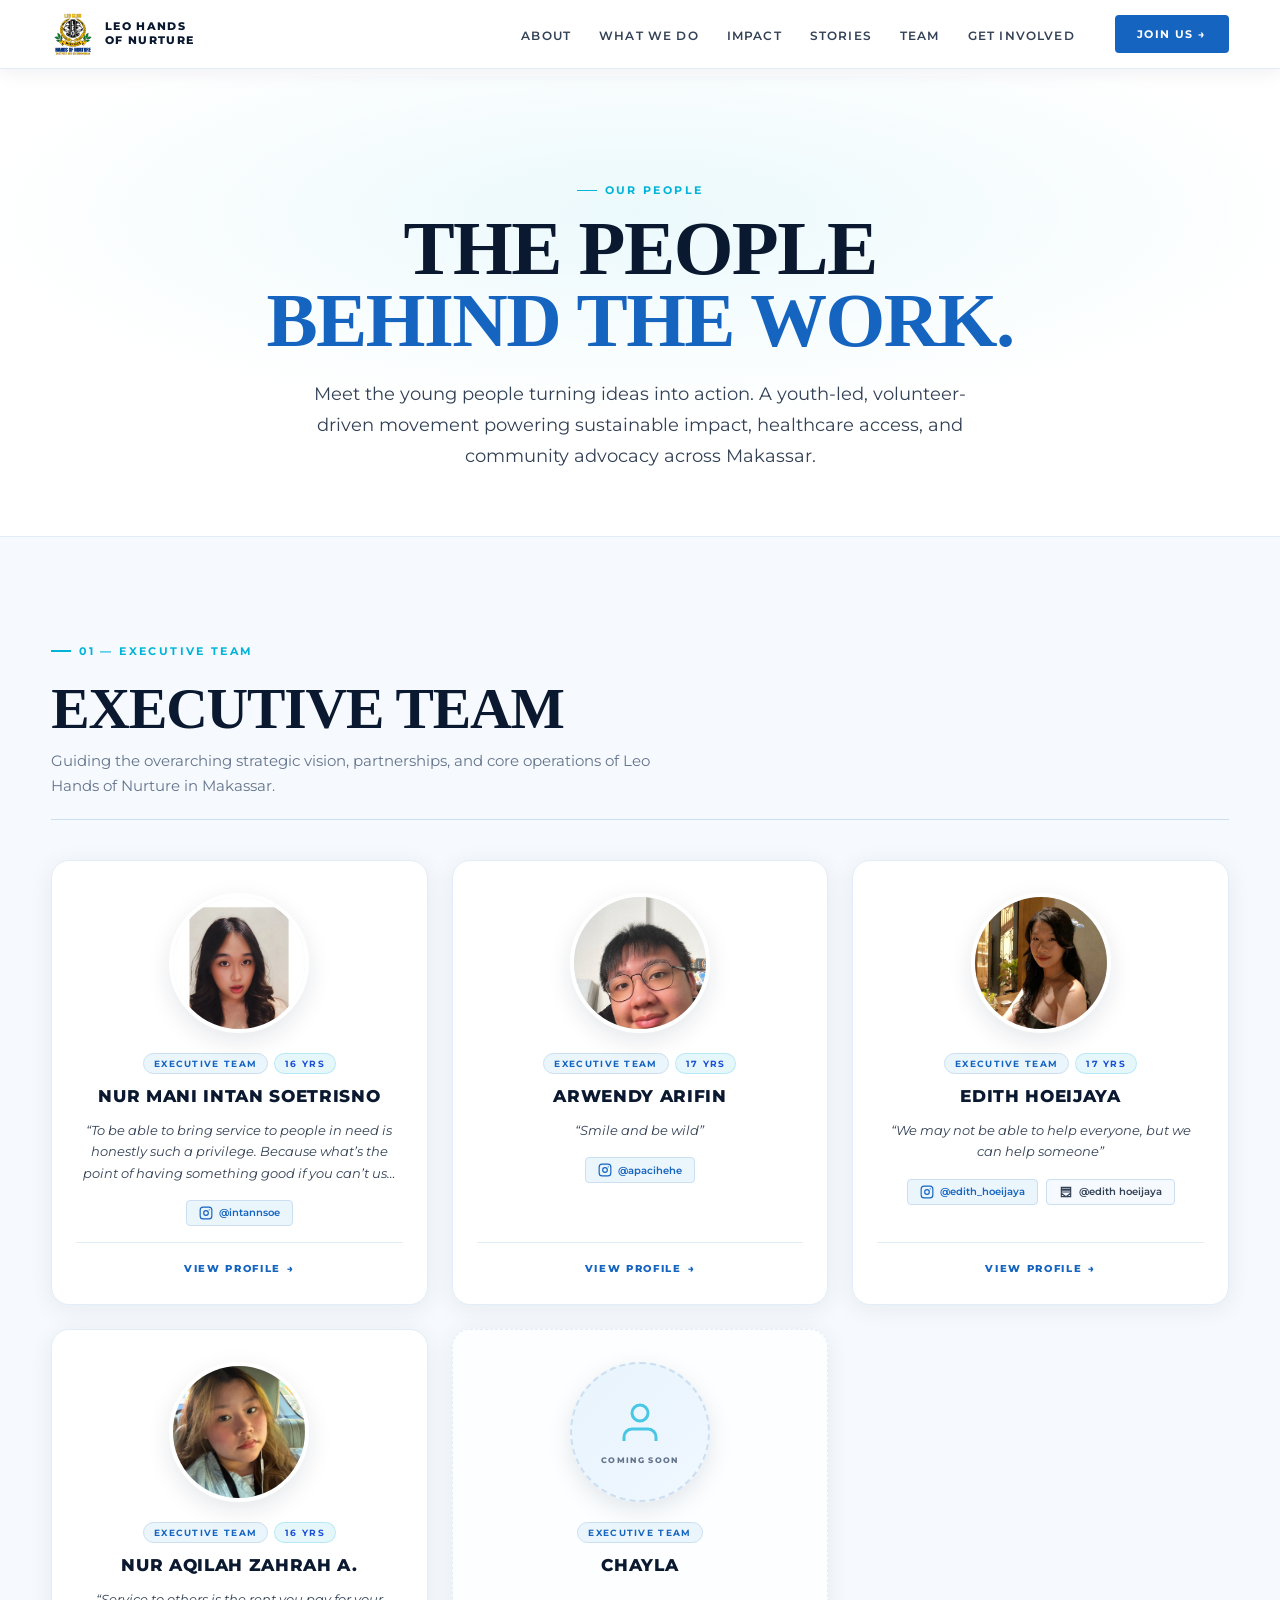
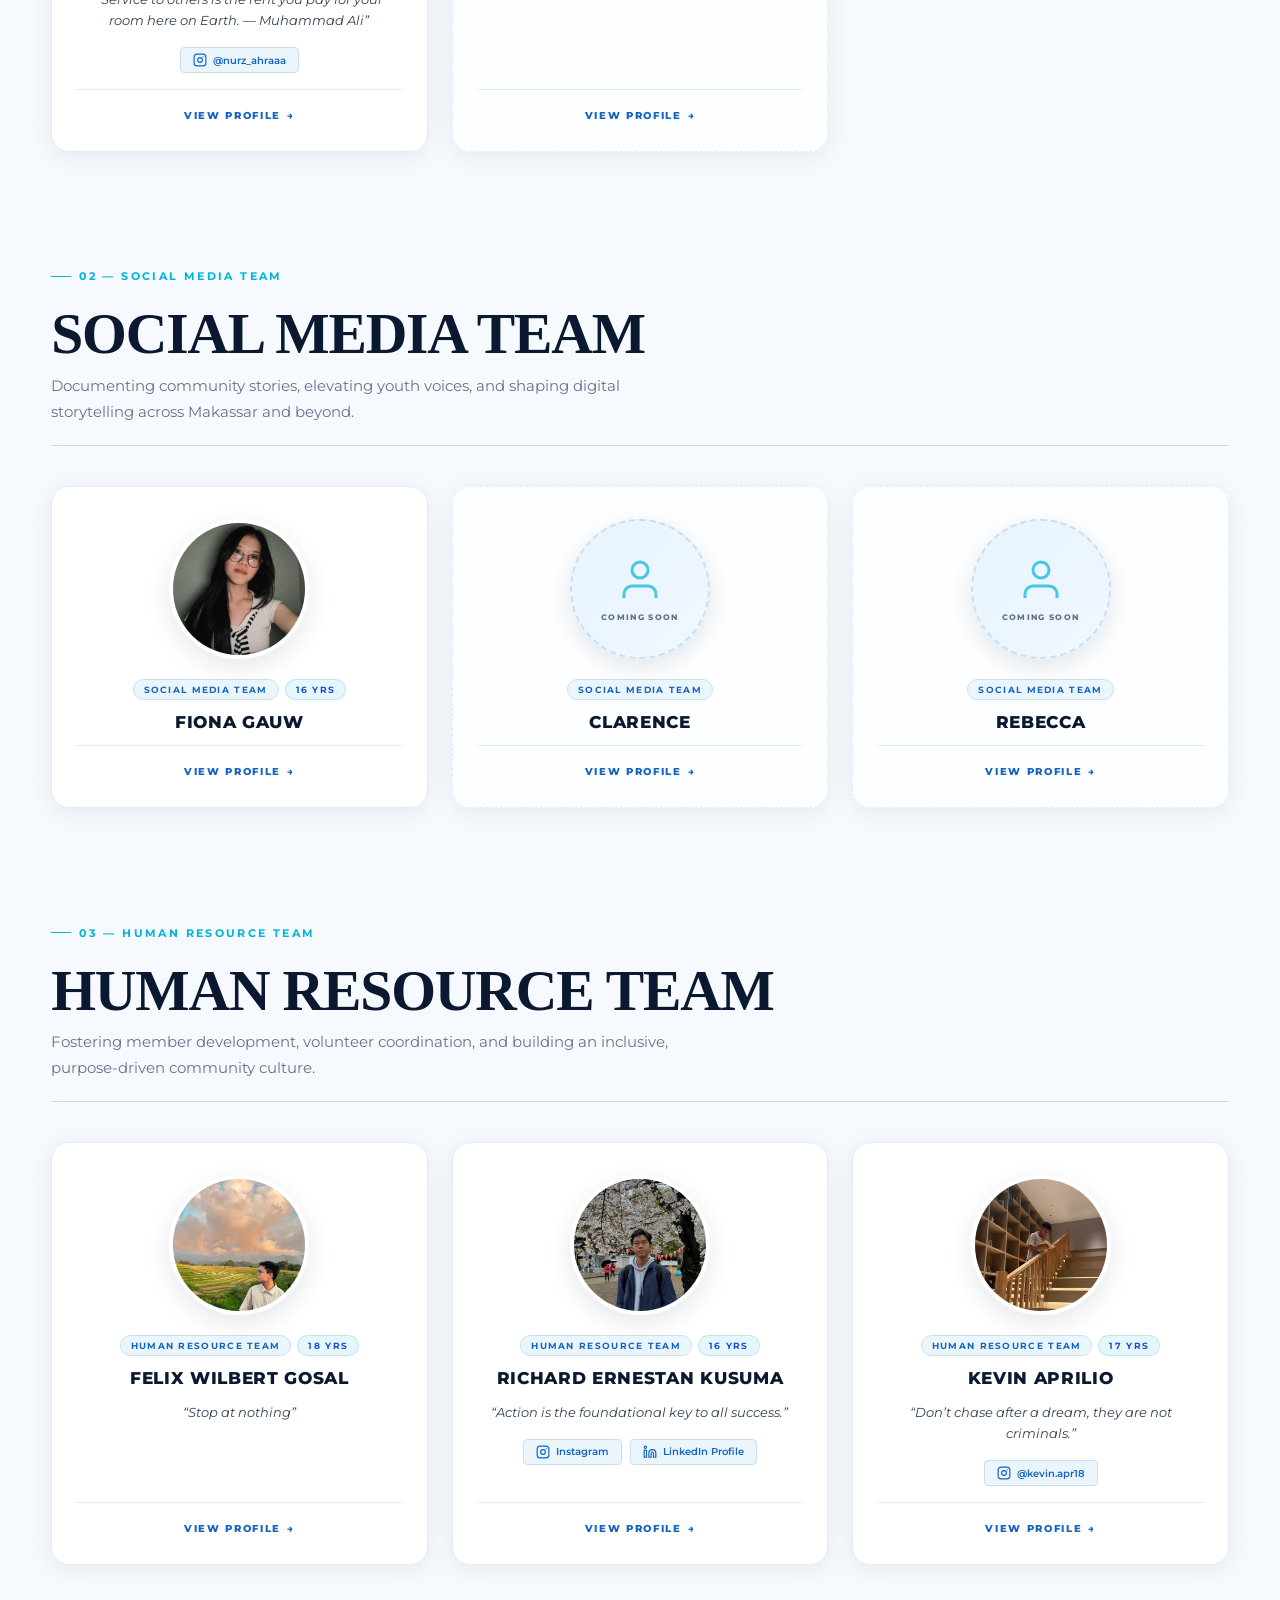
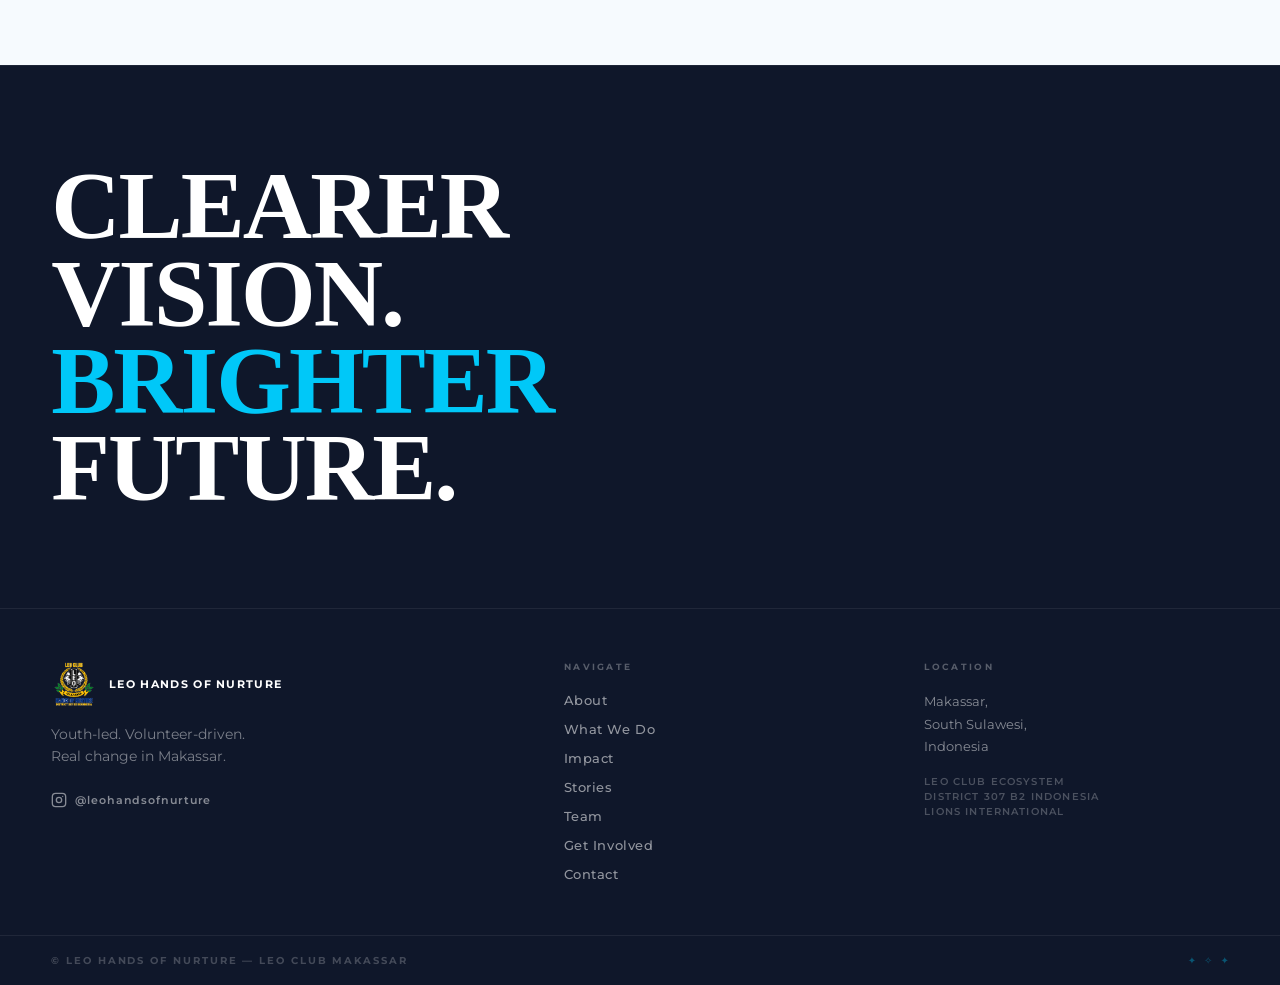
<file: team.html>
<!DOCTYPE html>
<html lang="en">
<head>
  <meta charset="UTF-8" />
  <meta name="viewport" content="width=device-width, initial-scale=1.0" />
  <meta name="theme-color" content="#1565c0" />
  <title>Team — Leo Hands of Nurture</title>
  <meta name="description" content="Meet the departments, categories, and volunteers behind Leo Hands of Nurture." />
  <link rel="preconnect" href="https://fonts.googleapis.com" />
  <link rel="preconnect" href="https://fonts.gstatic.com" crossorigin />
  <link href="https://fonts.googleapis.com/css2?family=Montserrat:ital,wght@0,300;0,400;0,500;0,600;0,700;0,800;0,900;1,400;1,700&display=swap" rel="stylesheet" />
  <link rel="stylesheet" href="styles.css" />
</head>
<body class="inner-page">

  <!-- ===================== NAVIGATION ===================== -->
  <header id="site-header" role="banner" class="scrolled">
    <nav class="nav-inner" aria-label="Primary navigation">
      <a href="index.html#hero" class="nav-logo" aria-label="Leo Hands of Nurture — home">
        <img src="assets/logo.png" alt="Leo Hands of Nurture logo" class="nav-logo-img" />
        <span class="nav-logo-text">LEO HANDS<br/>OF NURTURE</span>
      </a>
      <ul class="nav-links" role="list">
        <li><a href="index.html#about">About</a></li>
        <li><a href="index.html#what-we-do">What We Do</a></li>
        <li><a href="index.html#impact">Impact</a></li>
        <li><a href="index.html#stories">Stories</a></li>
        <li><a href="team.html" class="nav-active">Team</a></li>
        <li><a href="index.html#get-involved">Get Involved</a></li>
      </ul>
      <a href="index.html#collaborate" class="nav-cta btn-primary">JOIN US →</a>
      <button class="nav-hamburger" id="nav-hamburger" aria-label="Open navigation menu" aria-expanded="false" aria-controls="mobile-menu">
        <span></span><span></span><span></span>
      </button>
    </nav>
  </header>

  <!-- ===================== MOBILE MENU ===================== -->
  <div id="mobile-menu" class="mobile-menu" role="dialog" aria-modal="true" aria-label="Navigation menu">
    <div class="mobile-menu-header">
      <a href="index.html#hero" class="nav-logo" aria-label="Home">
        <img src="assets/logo.png" alt="Leo Hands of Nurture logo" class="nav-logo-img" />
        <span class="nav-logo-text">LEO HANDS OF NURTURE</span>
      </a>
      <button class="mobile-menu-close" id="mobile-menu-close" aria-label="Close navigation menu">✕</button>
    </div>
    <ul class="mobile-nav-links" role="list">
      <li><a href="index.html#about" class="mobile-nav-link">About</a></li>
      <li><a href="index.html#what-we-do" class="mobile-nav-link">What We Do</a></li>
      <li><a href="index.html#impact" class="mobile-nav-link">Impact</a></li>
      <li><a href="index.html#stories" class="mobile-nav-link">Stories</a></li>
      <li><a href="team.html" class="mobile-nav-link">Team</a></li>
      <li><a href="index.html#get-involved" class="mobile-nav-link">Get Involved</a></li>
    </ul>
    <div class="mobile-menu-footer">
      <a href="index.html#collaborate" class="btn-primary mobile-cta">JOIN US →</a>
      <p class="mobile-location">Makassar, South Sulawesi, Indonesia</p>
    </div>
  </div>
  <div class="mobile-menu-overlay" id="mobile-menu-overlay" hidden></div>

  <main id="main-content">
    <!-- ===================== TEAM HERO ===================== -->
    <section class="inner-hero team-hero" aria-labelledby="team-page-heading">
      <div class="team-hero-inner">
        <div class="section-label">OUR PEOPLE</div>
        <h1 id="team-page-heading" class="display-headline">THE PEOPLE<br/><span>BEHIND THE WORK.</span></h1>
        <p class="team-hero-desc">Meet the young people turning ideas into action. A youth-led, volunteer-driven movement powering sustainable impact, healthcare access, and community advocacy across Makassar.</p>
      </div>
    </section>

    <!-- ===================== TEAM DIRECTORY ===================== -->
    <section class="team-directory" aria-label="Team departments and member profiles">
      <div id="team-directory-content"></div>
    </section>

    <!-- ===================== PROFILE MODAL ===================== -->
    <div id="team-modal-overlay" class="team-modal-overlay" role="dialog" aria-modal="true" aria-labelledby="team-modal-name" hidden>
      <div class="team-modal-backdrop" id="team-modal-backdrop"></div>
      <div class="team-modal" id="team-modal-dialog">
        <button class="team-modal-close" id="team-modal-close" aria-label="Close profile modal">✕</button>
        <div class="team-modal-content" id="team-modal-body">
          <!-- Populated dynamically by app.js -->
        </div>
      </div>
    </div>
  </main>

  <!-- ===================== FOOTER ===================== -->
  <footer id="footer" class="site-footer" role="contentinfo">
    <div class="footer-top">
      <div class="footer-statement display-headline">
        <span>CLEARER</span>
        <span>VISION.</span>
        <span class="footer-accent">BRIGHTER</span>
        <span>FUTURE.</span>
      </div>
    </div>
    <div class="footer-body">
      <div class="footer-brand-col">
        <div class="footer-logo">
          <img src="assets/logo.png" alt="Leo Club Makassar — Hands of Nurture" class="footer-logo-img" />
          <span>LEO HANDS OF NURTURE</span>
        </div>
        <p class="footer-tagline-text">Youth-led. Volunteer-driven.<br/>Real change in Makassar.</p>
        <a href="https://www.instagram.com" target="_blank" rel="noopener noreferrer" class="footer-instagram" aria-label="Follow Leo Hands of Nurture on Instagram">
          <svg viewBox="0 0 24 24" fill="none" stroke="currentColor" stroke-width="2" aria-hidden="true">
            <rect x="2" y="2" width="20" height="20" rx="5" ry="5"/>
            <circle cx="12" cy="12" r="4"/>
            <circle cx="17.5" cy="6.5" r="1" fill="currentColor" stroke="none"/>
          </svg>
          <span>@leohandsofnurture</span>
        </a>
      </div>
      <nav class="footer-nav-col" aria-label="Footer navigation">
        <h3 class="footer-nav-heading">NAVIGATE</h3>
        <ul role="list">
          <li><a href="index.html#about">About</a></li>
          <li><a href="index.html#what-we-do">What We Do</a></li>
          <li><a href="index.html#impact">Impact</a></li>
          <li><a href="index.html#stories">Stories</a></li>
          <li><a href="team.html">Team</a></li>
          <li><a href="index.html#get-involved">Get Involved</a></li>
          <li><a href="index.html#collaborate">Contact</a></li>
        </ul>
      </nav>
      <div class="footer-location-col">
        <h3 class="footer-nav-heading">LOCATION</h3>
        <address class="footer-address">
          Makassar,<br/>South Sulawesi,<br/>Indonesia
        </address>
        <div class="footer-affiliation">
          <span>Leo Club Ecosystem</span>
          <span>District 307 B2 Indonesia</span>
          <span>Lions International</span>
        </div>
      </div>
    </div>
    <div class="footer-bottom">
      <span class="footer-copyright">© LEO HANDS OF NURTURE — LEO CLUB MAKASSAR</span>
      <div class="footer-bottom-sparkles" aria-hidden="true">
        <span>✦</span><span>✧</span><span>✦</span>
      </div>
    </div>
  </footer>

  <script src="app.js"></script>
</body>
</html>
</file>
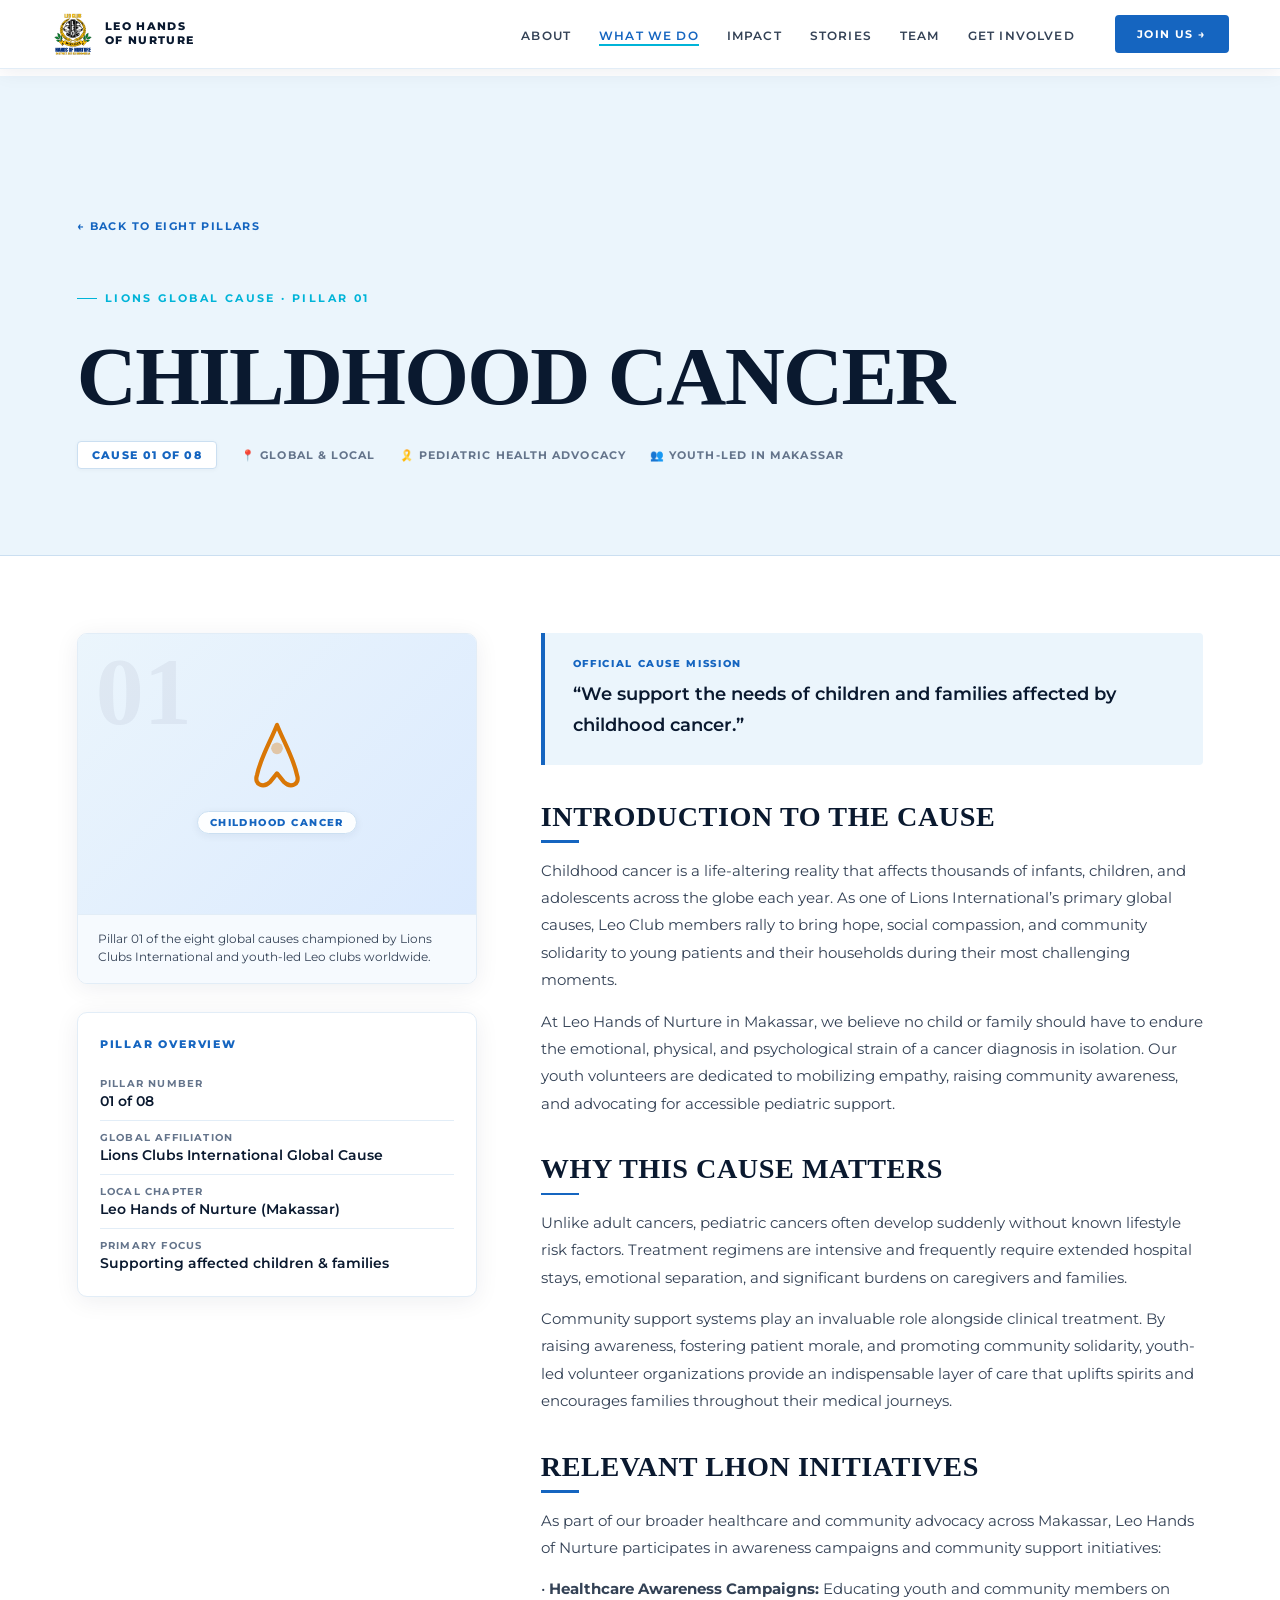
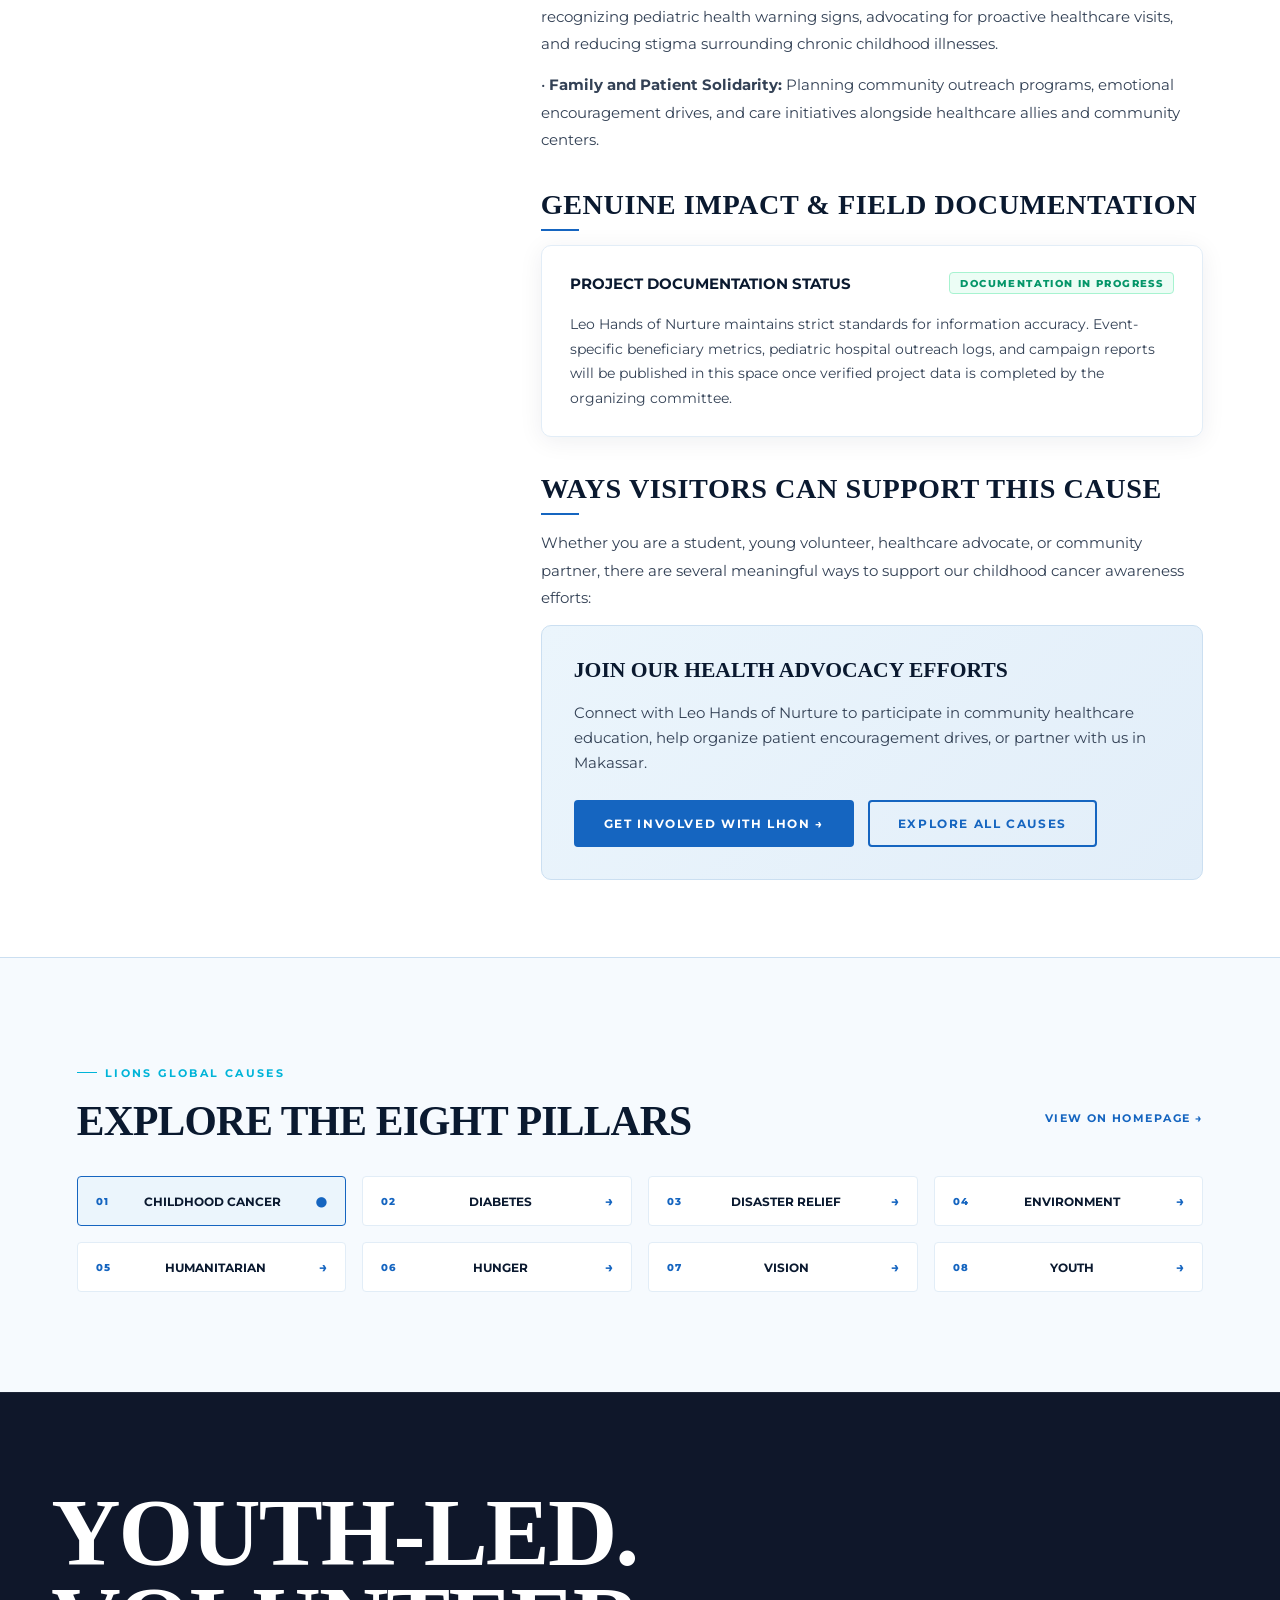
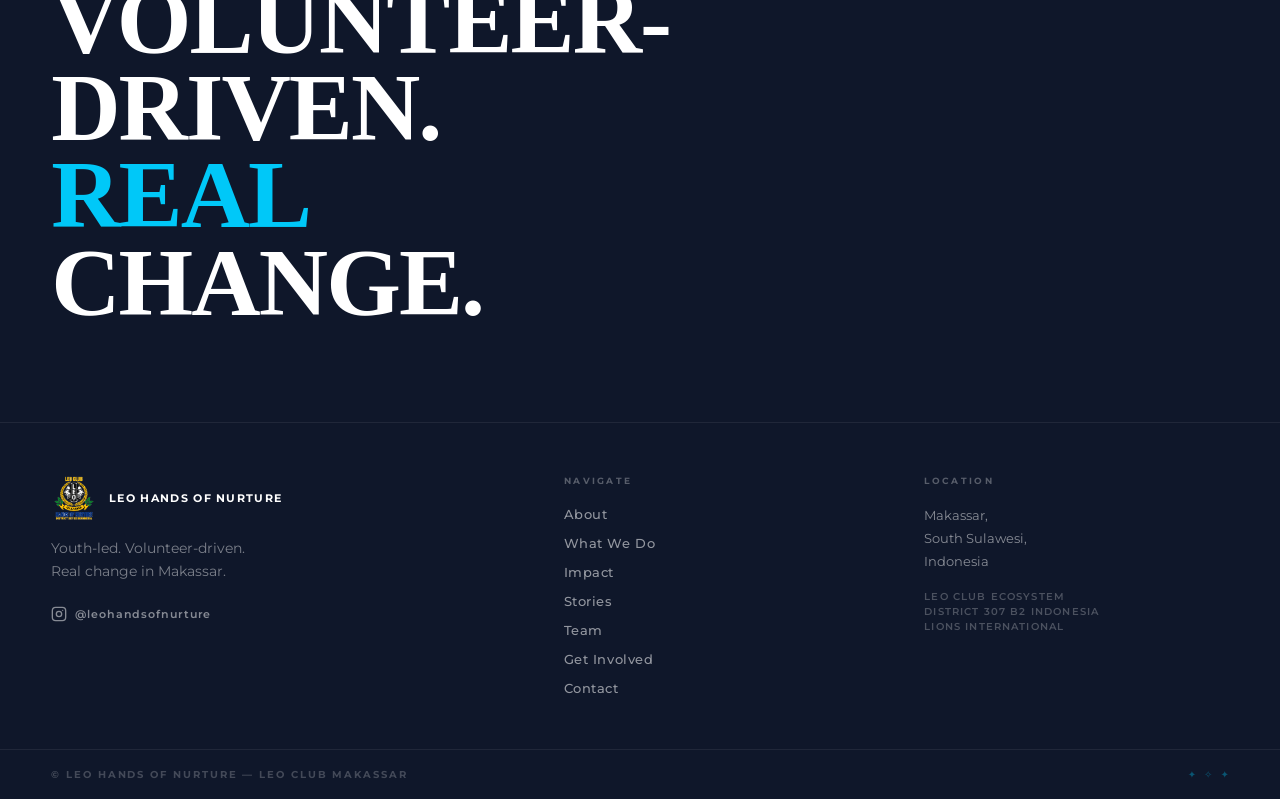
<file: causes/childhood-cancer.html>
<!DOCTYPE html>
<html lang="en">
<head>
  <meta charset="UTF-8" />
  <meta name="viewport" content="width=device-width, initial-scale=1.0" />
  <meta name="theme-color" content="#1565c0" />
  <title>Childhood Cancer — Cause Detail — Leo Hands of Nurture</title>
  <meta name="description" content="Childhood Cancer cause detail — Leo Hands of Nurture supports children and families affected by childhood cancer in Makassar, South Sulawesi." />
  <link rel="preconnect" href="https://fonts.googleapis.com" />
  <link rel="preconnect" href="https://fonts.gstatic.com" crossorigin />
  <link href="https://fonts.googleapis.com/css2?family=Montserrat:ital,wght@0,300;0,400;0,500;0,600;0,700;0,800;0,900;1,400;1,700&display=swap" rel="stylesheet" />
  <link rel="stylesheet" href="../styles.css" />
</head>
<body class="inner-page cause-detail-page" data-cause-id="childhood-cancer">

  <!-- ===================== NAVIGATION ===================== -->
  <header id="site-header" role="banner" class="scrolled">
    <nav class="nav-inner" aria-label="Primary navigation">
      <a href="../index.html#hero" class="nav-logo" aria-label="Leo Hands of Nurture — home">
        <img src="../assets/logo.png" alt="Leo Hands of Nurture logo" class="nav-logo-img" />
        <span class="nav-logo-text">LEO HANDS<br/>OF NURTURE</span>
      </a>
      <ul class="nav-links" role="list">
        <li><a href="../index.html#about">About</a></li>
        <li><a href="../index.html#what-we-do" class="nav-active">What We Do</a></li>
        <li><a href="../index.html#impact">Impact</a></li>
        <li><a href="../index.html#stories">Stories</a></li>
        <li><a href="../team.html">Team</a></li>
        <li><a href="../index.html#get-involved">Get Involved</a></li>
      </ul>
      <a href="../index.html#collaborate" class="nav-cta btn-primary">JOIN US →</a>
      <button class="nav-hamburger" id="nav-hamburger" aria-label="Open navigation menu" aria-expanded="false" aria-controls="mobile-menu">
        <span></span><span></span><span></span>
      </button>
    </nav>
  </header>

  <!-- ===================== MOBILE MENU ===================== -->
  <div id="mobile-menu" class="mobile-menu" role="dialog" aria-modal="true" aria-label="Navigation menu">
    <div class="mobile-menu-header">
      <a href="../index.html#hero" class="nav-logo" aria-label="Home">
        <img src="../assets/logo.png" alt="Leo Hands of Nurture logo" class="nav-logo-img" />
        <span class="nav-logo-text">LEO HANDS OF NURTURE</span>
      </a>
      <button class="mobile-menu-close" id="mobile-menu-close" aria-label="Close navigation menu">✕</button>
    </div>
    <ul class="mobile-nav-links" role="list">
      <li><a href="../index.html#about" class="mobile-nav-link">About</a></li>
      <li><a href="../index.html#what-we-do" class="mobile-nav-link">What We Do</a></li>
      <li><a href="../index.html#impact" class="mobile-nav-link">Impact</a></li>
      <li><a href="../index.html#stories" class="mobile-nav-link">Stories</a></li>
      <li><a href="../team.html" class="mobile-nav-link">Team</a></li>
      <li><a href="../index.html#get-involved" class="mobile-nav-link">Get Involved</a></li>
    </ul>
    <div class="mobile-menu-footer">
      <a href="../index.html#collaborate" class="btn-primary mobile-cta">JOIN US →</a>
      <p class="mobile-location">Makassar, South Sulawesi, Indonesia</p>
    </div>
  </div>
  <div class="mobile-menu-overlay" id="mobile-menu-overlay" hidden></div>

  <!-- ===================== MAIN CONTENT ===================== -->
  <main id="main-content">

    <!-- HERO SECTION -->
    <section class="cause-detail-hero" aria-labelledby="cause-title">
      <div class="cause-detail-container">
        <a class="back-link" href="../index.html#what-we-do">← BACK TO EIGHT PILLARS</a>
        <div class="cause-hero-header">
          <div class="section-label">LIONS GLOBAL CAUSE · PILLAR 01</div>
          <h1 id="cause-title" class="display-headline cause-hero-title">CHILDHOOD CANCER</h1>
          <div class="cause-hero-meta-bar">
            <span class="cause-meta-pill">CAUSE 01 OF 08</span>
            <span class="cause-meta-item">📍 GLOBAL &amp; LOCAL</span>
            <span class="cause-meta-item">🎗️ PEDIATRIC HEALTH ADVOCACY</span>
            <span class="cause-meta-item">👥 YOUTH-LED IN MAKASSAR</span>
          </div>
        </div>
      </div>
    </section>

    <!-- CONTENT GRID -->
    <section class="cause-detail-body">
      <div class="cause-detail-grid">

        <!-- LEFT SIDEBAR: Visual & Facts -->
        <aside class="cause-sidebar">
          <div class="cause-visual-card">
            <div class="cause-visual-media">
              <div class="cause-visual-graphic cause-childhood-cancer">
                <span class="cause-visual-watermark" aria-hidden="true">01</span>
                <svg viewBox="0 0 48 48" fill="none" stroke="currentColor" stroke-width="2.5" class="cause-svg" aria-hidden="true">
                  <path d="M24 6 C20 16 14 26 12 36 C10 42 16 44 20 40 L24 35 L28 40 C32 44 38 42 36 36 C34 26 28 16 24 6 Z" stroke-linejoin="round"/>
                  <circle cx="24" cy="20" r="3.5" fill="currentColor" stroke="none" opacity="0.35"/>
                </svg>
                <span class="wwd-cause-badge">CHILDHOOD CANCER</span>
              </div>
            </div>
            <div class="cause-visual-caption">
              Pillar 01 of the eight global causes championed by Lions Clubs International and youth-led Leo clubs worldwide.
            </div>
          </div>

          <div class="cause-facts-card">
            <h3 class="cause-facts-title">PILLAR OVERVIEW</h3>
            <div class="cause-fact-row">
              <span class="cause-fact-label">Pillar Number</span>
              <span class="cause-fact-value">01 of 08</span>
            </div>
            <div class="cause-fact-row">
              <span class="cause-fact-label">Global Affiliation</span>
              <span class="cause-fact-value">Lions Clubs International Global Cause</span>
            </div>
            <div class="cause-fact-row">
              <span class="cause-fact-label">Local Chapter</span>
              <span class="cause-fact-value">Leo Hands of Nurture (Makassar)</span>
            </div>
            <div class="cause-fact-row">
              <span class="cause-fact-label">Primary Focus</span>
              <span class="cause-fact-value">Supporting affected children &amp; families</span>
            </div>
          </div>
        </aside>

        <!-- RIGHT CONTENT -->
        <div class="cause-content-col">

          <!-- Lead Mission Block -->
          <div class="cause-lead-block">
            <span class="cause-lead-label">OFFICIAL CAUSE MISSION</span>
            <p class="cause-lead-text">“We support the needs of children and families affected by childhood cancer.”</p>
          </div>

          <!-- Section 1: Introduction -->
          <article class="cause-section-block">
            <h2 class="cause-section-heading">INTRODUCTION TO THE CAUSE</h2>
            <p>Childhood cancer is a life-altering reality that affects thousands of infants, children, and adolescents across the globe each year. As one of Lions International’s primary global causes, Leo Club members rally to bring hope, social compassion, and community solidarity to young patients and their households during their most challenging moments.</p>
            <p>At Leo Hands of Nurture in Makassar, we believe no child or family should have to endure the emotional, physical, and psychological strain of a cancer diagnosis in isolation. Our youth volunteers are dedicated to mobilizing empathy, raising community awareness, and advocating for accessible pediatric support.</p>
          </article>

          <!-- Section 2: Why This Cause Matters -->
          <article class="cause-section-block">
            <h2 class="cause-section-heading">WHY THIS CAUSE MATTERS</h2>
            <p>Unlike adult cancers, pediatric cancers often develop suddenly without known lifestyle risk factors. Treatment regimens are intensive and frequently require extended hospital stays, emotional separation, and significant burdens on caregivers and families.</p>
            <p>Community support systems play an invaluable role alongside clinical treatment. By raising awareness, fostering patient morale, and promoting community solidarity, youth-led volunteer organizations provide an indispensable layer of care that uplifts spirits and encourages families throughout their medical journeys.</p>
          </article>

          <!-- Section 3: Relevant LHON Initiatives -->
          <article class="cause-section-block">
            <h2 class="cause-section-heading">RELEVANT LHON INITIATIVES</h2>
            <p>As part of our broader healthcare and community advocacy across Makassar, Leo Hands of Nurture participates in awareness campaigns and community support initiatives:</p>
            <p>• <strong>Healthcare Awareness Campaigns:</strong> Educating youth and community members on recognizing pediatric health warning signs, advocating for proactive healthcare visits, and reducing stigma surrounding chronic childhood illnesses.</p>
            <p>• <strong>Family and Patient Solidarity:</strong> Planning community outreach programs, emotional encouragement drives, and care initiatives alongside healthcare allies and community centers.</p>
          </article>

          <!-- Section 4: Verified Impact & Field Status -->
          <article class="cause-section-block">
            <h2 class="cause-section-heading">GENUINE IMPACT &amp; FIELD DOCUMENTATION</h2>
            <div class="cause-verified-impact">
              <div class="cause-verified-header">
                <strong style="color: var(--text-dark); font-size: 0.95rem;">PROJECT DOCUMENTATION STATUS</strong>
                <span class="cause-verified-tag">DOCUMENTATION IN PROGRESS</span>
              </div>
              <p style="margin: 0; font-size: 0.9rem; line-height: 1.7; color: var(--text-mid);">
                Leo Hands of Nurture maintains strict standards for information accuracy. Event-specific beneficiary metrics, pediatric hospital outreach logs, and campaign reports will be published in this space once verified project data is completed by the organizing committee.
              </p>
            </div>
          </article>

          <!-- Section 5: Ways to Get Involved -->
          <article class="cause-section-block">
            <h2 class="cause-section-heading">WAYS VISITORS CAN SUPPORT THIS CAUSE</h2>
            <p>Whether you are a student, young volunteer, healthcare advocate, or community partner, there are several meaningful ways to support our childhood cancer awareness efforts:</p>
            <div class="cause-action-box">
              <h3>JOIN OUR HEALTH ADVOCACY EFFORTS</h3>
              <p>Connect with Leo Hands of Nurture to participate in community healthcare education, help organize patient encouragement drives, or partner with us in Makassar.</p>
              <div class="cause-action-buttons">
                <a href="../index.html#collaborate" class="btn-primary">GET INVOLVED WITH LHON →</a>
                <a href="../index.html#what-we-do" class="btn-outline-light" style="color: var(--campaign-blue); border-color: var(--campaign-blue);">EXPLORE ALL CAUSES</a>
              </div>
            </div>
          </article>

        </div>
      </div>
    </section>

    <!-- ===================== ALL PILLARS SWITCHER ===================== -->
    <section class="cause-switcher-section" aria-labelledby="switcher-heading">
      <div class="cause-switcher-container">
        <div class="cause-switcher-header">
          <div>
            <div class="section-label">LIONS GLOBAL CAUSES</div>
            <h2 id="switcher-heading" class="display-headline cause-switcher-title">EXPLORE THE EIGHT PILLARS</h2>
          </div>
          <a href="../index.html#what-we-do" class="back-link" style="margin-bottom: 0;">VIEW ON HOMEPAGE →</a>
        </div>
        <div class="cause-switcher-grid" role="list">
          <a href="childhood-cancer.html" class="cause-switcher-card current" role="listitem" aria-current="page">
            <span class="cause-switcher-card-num">01</span>
            <span class="cause-switcher-card-name">Childhood Cancer</span>
            <span class="cause-switcher-card-arrow">●</span>
          </a>
          <a href="diabetes.html" class="cause-switcher-card" role="listitem">
            <span class="cause-switcher-card-num">02</span>
            <span class="cause-switcher-card-name">Diabetes</span>
            <span class="cause-switcher-card-arrow">→</span>
          </a>
          <a href="disaster-relief.html" class="cause-switcher-card" role="listitem">
            <span class="cause-switcher-card-num">03</span>
            <span class="cause-switcher-card-name">Disaster Relief</span>
            <span class="cause-switcher-card-arrow">→</span>
          </a>
          <a href="environment.html" class="cause-switcher-card" role="listitem">
            <span class="cause-switcher-card-num">04</span>
            <span class="cause-switcher-card-name">Environment</span>
            <span class="cause-switcher-card-arrow">→</span>
          </a>
          <a href="humanitarian.html" class="cause-switcher-card" role="listitem">
            <span class="cause-switcher-card-num">05</span>
            <span class="cause-switcher-card-name">Humanitarian</span>
            <span class="cause-switcher-card-arrow">→</span>
          </a>
          <a href="hunger.html" class="cause-switcher-card" role="listitem">
            <span class="cause-switcher-card-num">06</span>
            <span class="cause-switcher-card-name">Hunger</span>
            <span class="cause-switcher-card-arrow">→</span>
          </a>
          <a href="vision.html" class="cause-switcher-card" role="listitem">
            <span class="cause-switcher-card-num">07</span>
            <span class="cause-switcher-card-name">Vision</span>
            <span class="cause-switcher-card-arrow">→</span>
          </a>
          <a href="youth.html" class="cause-switcher-card" role="listitem">
            <span class="cause-switcher-card-num">08</span>
            <span class="cause-switcher-card-name">Youth</span>
            <span class="cause-switcher-card-arrow">→</span>
          </a>
        </div>
      </div>
    </section>

  </main>

  <!-- ===================== FOOTER ===================== -->
  <footer id="footer" class="site-footer" role="contentinfo">
    <div class="footer-top">
      <div class="footer-statement display-headline">
        <span>YOUTH-LED.</span>
        <span>VOLUNTEER-DRIVEN.</span>
        <span class="footer-accent">REAL</span>
        <span>CHANGE.</span>
      </div>
    </div>
    <div class="footer-body">
      <div class="footer-brand-col">
        <div class="footer-logo">
          <img src="../assets/logo.png" alt="Leo Club Makassar — Hands of Nurture" class="footer-logo-img" />
          <span>LEO HANDS OF NURTURE</span>
        </div>
        <p class="footer-tagline-text">Youth-led. Volunteer-driven.<br/>Real change in Makassar.</p>
        <a href="https://www.instagram.com" target="_blank" rel="noopener noreferrer" class="footer-instagram" aria-label="Follow Leo Hands of Nurture on Instagram">
          <svg viewBox="0 0 24 24" fill="none" stroke="currentColor" stroke-width="2" aria-hidden="true">
            <rect x="2" y="2" width="20" height="20" rx="5" ry="5"/>
            <circle cx="12" cy="12" r="4"/>
            <circle cx="17.5" cy="6.5" r="1" fill="currentColor" stroke="none"/>
          </svg>
          <span>@leohandsofnurture</span>
        </a>
      </div>
      <nav class="footer-nav-col" aria-label="Footer navigation">
        <h3 class="footer-nav-heading">NAVIGATE</h3>
        <ul role="list">
          <li><a href="../index.html#about">About</a></li>
          <li><a href="../index.html#what-we-do">What We Do</a></li>
          <li><a href="../index.html#impact">Impact</a></li>
          <li><a href="../index.html#stories">Stories</a></li>
          <li><a href="../team.html">Team</a></li>
          <li><a href="../index.html#get-involved">Get Involved</a></li>
          <li><a href="../index.html#collaborate">Contact</a></li>
        </ul>
      </nav>
      <div class="footer-location-col">
        <h3 class="footer-nav-heading">LOCATION</h3>
        <address class="footer-address">
          Makassar,<br/>South Sulawesi,<br/>Indonesia
        </address>
        <div class="footer-affiliation">
          <span>Leo Club Ecosystem</span>
          <span>District 307 B2 Indonesia</span>
          <span>Lions International</span>
        </div>
      </div>
    </div>
    <div class="footer-bottom">
      <span class="footer-copyright">© LEO HANDS OF NURTURE — LEO CLUB MAKASSAR</span>
      <div class="footer-bottom-sparkles" aria-hidden="true">
        <span>✦</span><span>✧</span><span>✦</span>
      </div>
    </div>
  </footer>

  <script src="../app.js"></script>
</body>
</html>
</file>
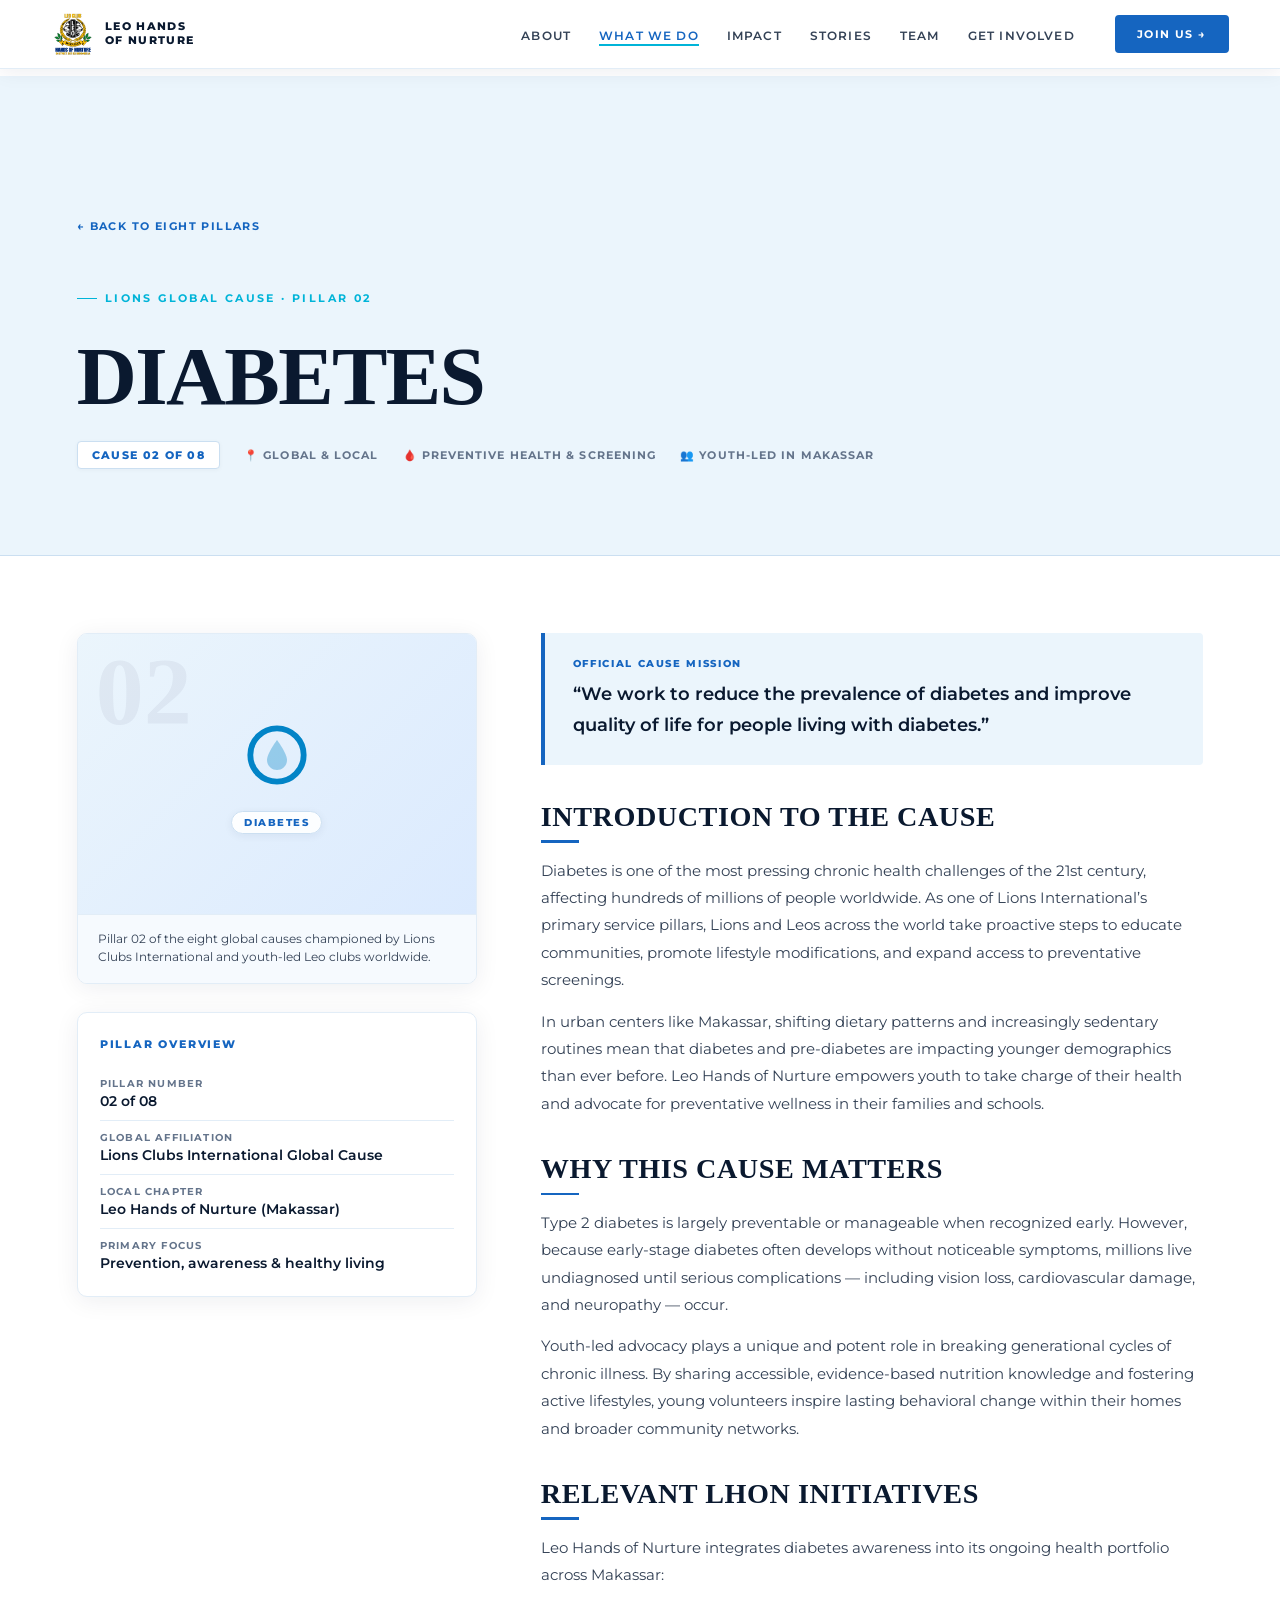
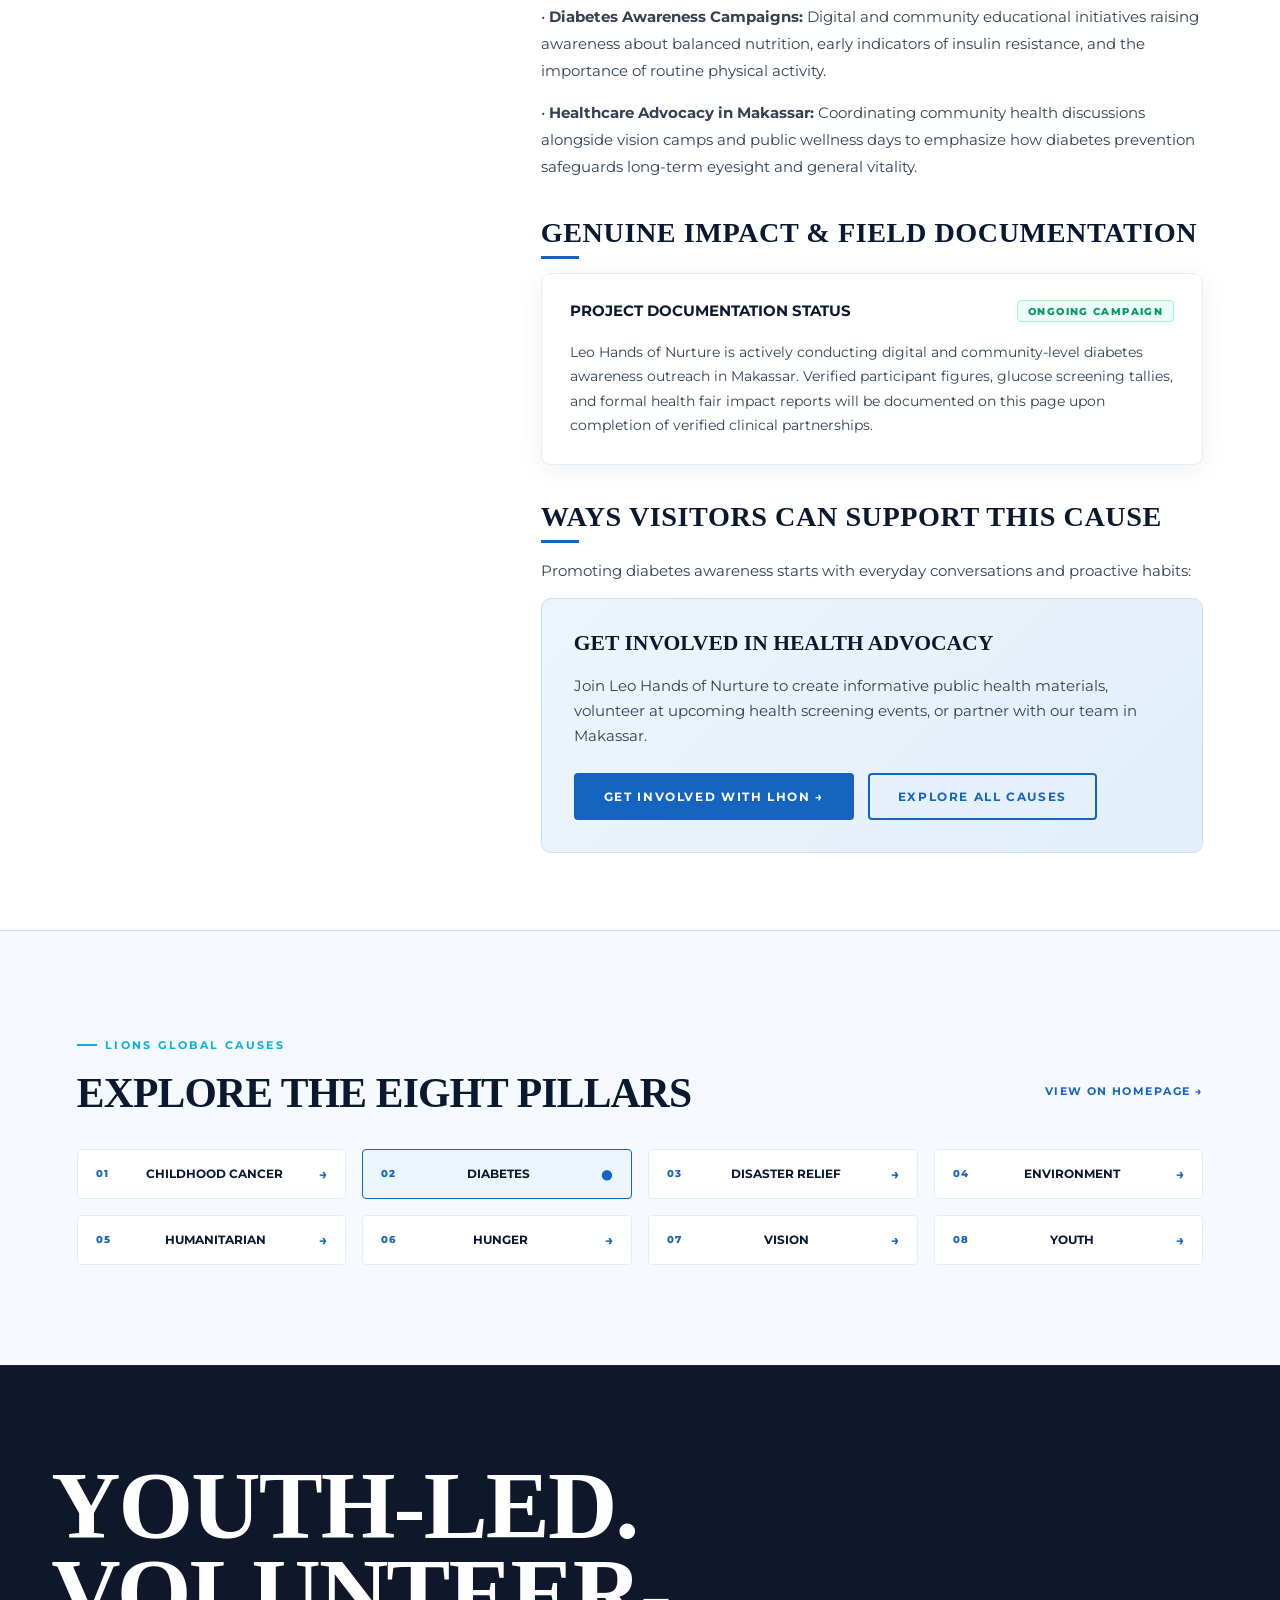
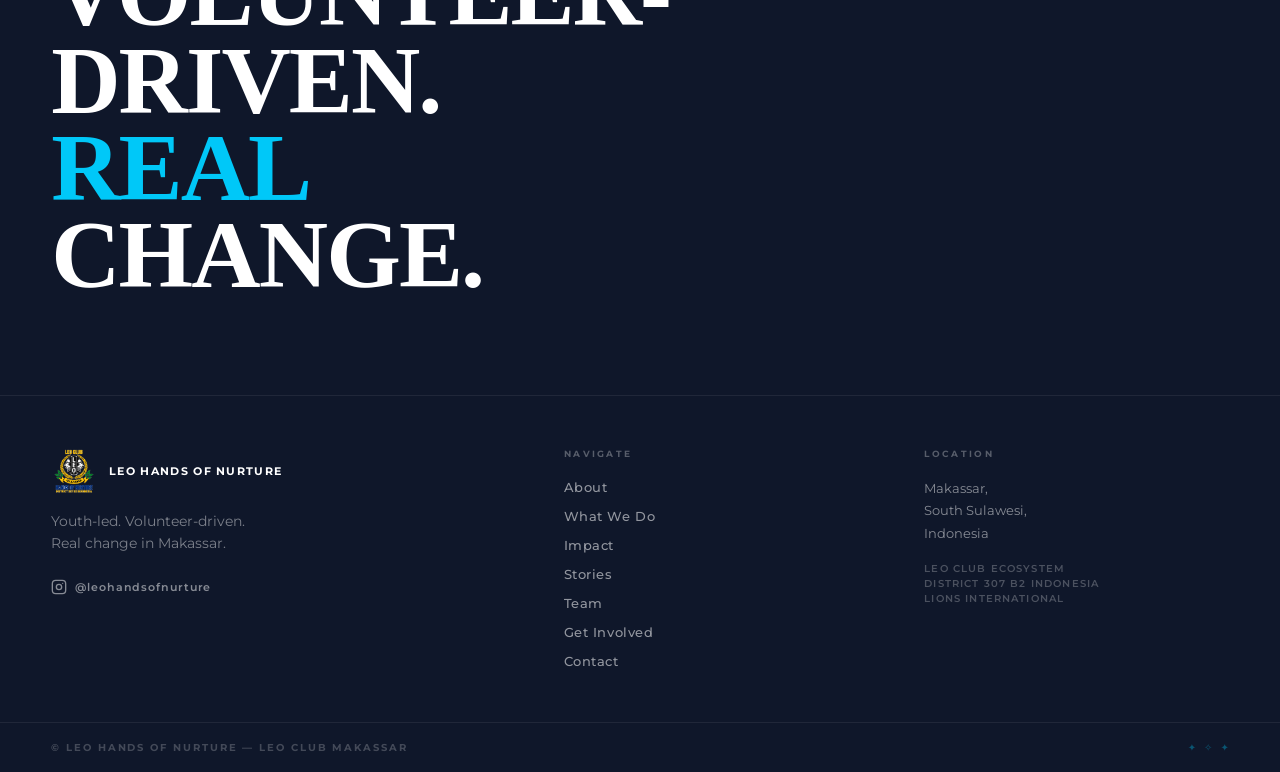
<file: causes/diabetes.html>
<!DOCTYPE html>
<html lang="en">
<head>
  <meta charset="UTF-8" />
  <meta name="viewport" content="width=device-width, initial-scale=1.0" />
  <meta name="theme-color" content="#1565c0" />
  <title>Diabetes — Cause Detail — Leo Hands of Nurture</title>
  <meta name="description" content="Diabetes cause detail — Leo Hands of Nurture works to reduce the prevalence of diabetes and improve quality of life in Makassar, South Sulawesi." />
  <link rel="preconnect" href="https://fonts.googleapis.com" />
  <link rel="preconnect" href="https://fonts.gstatic.com" crossorigin />
  <link href="https://fonts.googleapis.com/css2?family=Montserrat:ital,wght@0,300;0,400;0,500;0,600;0,700;0,800;0,900;1,400;1,700&display=swap" rel="stylesheet" />
  <link rel="stylesheet" href="../styles.css" />
</head>
<body class="inner-page cause-detail-page" data-cause-id="diabetes">

  <!-- ===================== NAVIGATION ===================== -->
  <header id="site-header" role="banner" class="scrolled">
    <nav class="nav-inner" aria-label="Primary navigation">
      <a href="../index.html#hero" class="nav-logo" aria-label="Leo Hands of Nurture — home">
        <img src="../assets/logo.png" alt="Leo Hands of Nurture logo" class="nav-logo-img" />
        <span class="nav-logo-text">LEO HANDS<br/>OF NURTURE</span>
      </a>
      <ul class="nav-links" role="list">
        <li><a href="../index.html#about">About</a></li>
        <li><a href="../index.html#what-we-do" class="nav-active">What We Do</a></li>
        <li><a href="../index.html#impact">Impact</a></li>
        <li><a href="../index.html#stories">Stories</a></li>
        <li><a href="../team.html">Team</a></li>
        <li><a href="../index.html#get-involved">Get Involved</a></li>
      </ul>
      <a href="../index.html#collaborate" class="nav-cta btn-primary">JOIN US →</a>
      <button class="nav-hamburger" id="nav-hamburger" aria-label="Open navigation menu" aria-expanded="false" aria-controls="mobile-menu">
        <span></span><span></span><span></span>
      </button>
    </nav>
  </header>

  <!-- ===================== MOBILE MENU ===================== -->
  <div id="mobile-menu" class="mobile-menu" role="dialog" aria-modal="true" aria-label="Navigation menu">
    <div class="mobile-menu-header">
      <a href="../index.html#hero" class="nav-logo" aria-label="Home">
        <img src="../assets/logo.png" alt="Leo Hands of Nurture logo" class="nav-logo-img" />
        <span class="nav-logo-text">LEO HANDS OF NURTURE</span>
      </a>
      <button class="mobile-menu-close" id="mobile-menu-close" aria-label="Close navigation menu">✕</button>
    </div>
    <ul class="mobile-nav-links" role="list">
      <li><a href="../index.html#about" class="mobile-nav-link">About</a></li>
      <li><a href="../index.html#what-we-do" class="mobile-nav-link">What We Do</a></li>
      <li><a href="../index.html#impact" class="mobile-nav-link">Impact</a></li>
      <li><a href="../index.html#stories" class="mobile-nav-link">Stories</a></li>
      <li><a href="../team.html" class="mobile-nav-link">Team</a></li>
      <li><a href="../index.html#get-involved" class="mobile-nav-link">Get Involved</a></li>
    </ul>
    <div class="mobile-menu-footer">
      <a href="../index.html#collaborate" class="btn-primary mobile-cta">JOIN US →</a>
      <p class="mobile-location">Makassar, South Sulawesi, Indonesia</p>
    </div>
  </div>
  <div class="mobile-menu-overlay" id="mobile-menu-overlay" hidden></div>

  <!-- ===================== MAIN CONTENT ===================== -->
  <main id="main-content">

    <!-- HERO SECTION -->
    <section class="cause-detail-hero" aria-labelledby="cause-title">
      <div class="cause-detail-container">
        <a class="back-link" href="../index.html#what-we-do">← BACK TO EIGHT PILLARS</a>
        <div class="cause-hero-header">
          <div class="section-label">LIONS GLOBAL CAUSE · PILLAR 02</div>
          <h1 id="cause-title" class="display-headline cause-hero-title">DIABETES</h1>
          <div class="cause-hero-meta-bar">
            <span class="cause-meta-pill">CAUSE 02 OF 08</span>
            <span class="cause-meta-item">📍 GLOBAL &amp; LOCAL</span>
            <span class="cause-meta-item">🩸 PREVENTIVE HEALTH &amp; SCREENING</span>
            <span class="cause-meta-item">👥 YOUTH-LED IN MAKASSAR</span>
          </div>
        </div>
      </div>
    </section>

    <!-- CONTENT GRID -->
    <section class="cause-detail-body">
      <div class="cause-detail-grid">

        <!-- LEFT SIDEBAR: Visual & Facts -->
        <aside class="cause-sidebar">
          <div class="cause-visual-card">
            <div class="cause-visual-media">
              <div class="cause-visual-graphic cause-diabetes">
                <span class="cause-visual-watermark" aria-hidden="true">02</span>
                <svg viewBox="0 0 48 48" fill="none" stroke="currentColor" stroke-width="2.5" class="cause-svg" aria-hidden="true">
                  <circle cx="24" cy="24" r="16" stroke-width="3.5"/>
                  <path d="M24 15 C24 15 18 23 18 27 C18 30.3 20.7 33 24 33 C27.3 33 30 30.3 30 27 C30 23 24 15 24 15 Z" fill="currentColor" stroke="none" opacity="0.35"/>
                </svg>
                <span class="wwd-cause-badge">DIABETES</span>
              </div>
            </div>
            <div class="cause-visual-caption">
              Pillar 02 of the eight global causes championed by Lions Clubs International and youth-led Leo clubs worldwide.
            </div>
          </div>

          <div class="cause-facts-card">
            <h3 class="cause-facts-title">PILLAR OVERVIEW</h3>
            <div class="cause-fact-row">
              <span class="cause-fact-label">Pillar Number</span>
              <span class="cause-fact-value">02 of 08</span>
            </div>
            <div class="cause-fact-row">
              <span class="cause-fact-label">Global Affiliation</span>
              <span class="cause-fact-value">Lions Clubs International Global Cause</span>
            </div>
            <div class="cause-fact-row">
              <span class="cause-fact-label">Local Chapter</span>
              <span class="cause-fact-value">Leo Hands of Nurture (Makassar)</span>
            </div>
            <div class="cause-fact-row">
              <span class="cause-fact-label">Primary Focus</span>
              <span class="cause-fact-value">Prevention, awareness &amp; healthy living</span>
            </div>
          </div>
        </aside>

        <!-- RIGHT CONTENT -->
        <div class="cause-content-col">

          <!-- Lead Mission Block -->
          <div class="cause-lead-block">
            <span class="cause-lead-label">OFFICIAL CAUSE MISSION</span>
            <p class="cause-lead-text">“We work to reduce the prevalence of diabetes and improve quality of life for people living with diabetes.”</p>
          </div>

          <!-- Section 1: Introduction -->
          <article class="cause-section-block">
            <h2 class="cause-section-heading">INTRODUCTION TO THE CAUSE</h2>
            <p>Diabetes is one of the most pressing chronic health challenges of the 21st century, affecting hundreds of millions of people worldwide. As one of Lions International’s primary service pillars, Lions and Leos across the world take proactive steps to educate communities, promote lifestyle modifications, and expand access to preventative screenings.</p>
            <p>In urban centers like Makassar, shifting dietary patterns and increasingly sedentary routines mean that diabetes and pre-diabetes are impacting younger demographics than ever before. Leo Hands of Nurture empowers youth to take charge of their health and advocate for preventative wellness in their families and schools.</p>
          </article>

          <!-- Section 2: Why This Cause Matters -->
          <article class="cause-section-block">
            <h2 class="cause-section-heading">WHY THIS CAUSE MATTERS</h2>
            <p>Type 2 diabetes is largely preventable or manageable when recognized early. However, because early-stage diabetes often develops without noticeable symptoms, millions live undiagnosed until serious complications — including vision loss, cardiovascular damage, and neuropathy — occur.</p>
            <p>Youth-led advocacy plays a unique and potent role in breaking generational cycles of chronic illness. By sharing accessible, evidence-based nutrition knowledge and fostering active lifestyles, young volunteers inspire lasting behavioral change within their homes and broader community networks.</p>
          </article>

          <!-- Section 3: Relevant LHON Initiatives -->
          <article class="cause-section-block">
            <h2 class="cause-section-heading">RELEVANT LHON INITIATIVES</h2>
            <p>Leo Hands of Nurture integrates diabetes awareness into its ongoing health portfolio across Makassar:</p>
            <p>• <strong>Diabetes Awareness Campaigns:</strong> Digital and community educational initiatives raising awareness about balanced nutrition, early indicators of insulin resistance, and the importance of routine physical activity.</p>
            <p>• <strong>Healthcare Advocacy in Makassar:</strong> Coordinating community health discussions alongside vision camps and public wellness days to emphasize how diabetes prevention safeguards long-term eyesight and general vitality.</p>
          </article>

          <!-- Section 4: Verified Impact & Field Status -->
          <article class="cause-section-block">
            <h2 class="cause-section-heading">GENUINE IMPACT &amp; FIELD DOCUMENTATION</h2>
            <div class="cause-verified-impact">
              <div class="cause-verified-header">
                <strong style="color: var(--text-dark); font-size: 0.95rem;">PROJECT DOCUMENTATION STATUS</strong>
                <span class="cause-verified-tag">ONGOING CAMPAIGN</span>
              </div>
              <p style="margin: 0; font-size: 0.9rem; line-height: 1.7; color: var(--text-mid);">
                Leo Hands of Nurture is actively conducting digital and community-level diabetes awareness outreach in Makassar. Verified participant figures, glucose screening tallies, and formal health fair impact reports will be documented on this page upon completion of verified clinical partnerships.
              </p>
            </div>
          </article>

          <!-- Section 5: Ways to Get Involved -->
          <article class="cause-section-block">
            <h2 class="cause-section-heading">WAYS VISITORS CAN SUPPORT THIS CAUSE</h2>
            <p>Promoting diabetes awareness starts with everyday conversations and proactive habits:</p>
            <div class="cause-action-box">
              <h3>GET INVOLVED IN HEALTH ADVOCACY</h3>
              <p>Join Leo Hands of Nurture to create informative public health materials, volunteer at upcoming health screening events, or partner with our team in Makassar.</p>
              <div class="cause-action-buttons">
                <a href="../index.html#collaborate" class="btn-primary">GET INVOLVED WITH LHON →</a>
                <a href="../index.html#what-we-do" class="btn-outline-light" style="color: var(--campaign-blue); border-color: var(--campaign-blue);">EXPLORE ALL CAUSES</a>
              </div>
            </div>
          </article>

        </div>
      </div>
    </section>

    <!-- ===================== ALL PILLARS SWITCHER ===================== -->
    <section class="cause-switcher-section" aria-labelledby="switcher-heading">
      <div class="cause-switcher-container">
        <div class="cause-switcher-header">
          <div>
            <div class="section-label">LIONS GLOBAL CAUSES</div>
            <h2 id="switcher-heading" class="display-headline cause-switcher-title">EXPLORE THE EIGHT PILLARS</h2>
          </div>
          <a href="../index.html#what-we-do" class="back-link" style="margin-bottom: 0;">VIEW ON HOMEPAGE →</a>
        </div>
        <div class="cause-switcher-grid" role="list">
          <a href="childhood-cancer.html" class="cause-switcher-card" role="listitem">
            <span class="cause-switcher-card-num">01</span>
            <span class="cause-switcher-card-name">Childhood Cancer</span>
            <span class="cause-switcher-card-arrow">→</span>
          </a>
          <a href="diabetes.html" class="cause-switcher-card current" role="listitem" aria-current="page">
            <span class="cause-switcher-card-num">02</span>
            <span class="cause-switcher-card-name">Diabetes</span>
            <span class="cause-switcher-card-arrow">●</span>
          </a>
          <a href="disaster-relief.html" class="cause-switcher-card" role="listitem">
            <span class="cause-switcher-card-num">03</span>
            <span class="cause-switcher-card-name">Disaster Relief</span>
            <span class="cause-switcher-card-arrow">→</span>
          </a>
          <a href="environment.html" class="cause-switcher-card" role="listitem">
            <span class="cause-switcher-card-num">04</span>
            <span class="cause-switcher-card-name">Environment</span>
            <span class="cause-switcher-card-arrow">→</span>
          </a>
          <a href="humanitarian.html" class="cause-switcher-card" role="listitem">
            <span class="cause-switcher-card-num">05</span>
            <span class="cause-switcher-card-name">Humanitarian</span>
            <span class="cause-switcher-card-arrow">→</span>
          </a>
          <a href="hunger.html" class="cause-switcher-card" role="listitem">
            <span class="cause-switcher-card-num">06</span>
            <span class="cause-switcher-card-name">Hunger</span>
            <span class="cause-switcher-card-arrow">→</span>
          </a>
          <a href="vision.html" class="cause-switcher-card" role="listitem">
            <span class="cause-switcher-card-num">07</span>
            <span class="cause-switcher-card-name">Vision</span>
            <span class="cause-switcher-card-arrow">→</span>
          </a>
          <a href="youth.html" class="cause-switcher-card" role="listitem">
            <span class="cause-switcher-card-num">08</span>
            <span class="cause-switcher-card-name">Youth</span>
            <span class="cause-switcher-card-arrow">→</span>
          </a>
        </div>
      </div>
    </section>

  </main>

  <!-- ===================== FOOTER ===================== -->
  <footer id="footer" class="site-footer" role="contentinfo">
    <div class="footer-top">
      <div class="footer-statement display-headline">
        <span>YOUTH-LED.</span>
        <span>VOLUNTEER-DRIVEN.</span>
        <span class="footer-accent">REAL</span>
        <span>CHANGE.</span>
      </div>
    </div>
    <div class="footer-body">
      <div class="footer-brand-col">
        <div class="footer-logo">
          <img src="../assets/logo.png" alt="Leo Club Makassar — Hands of Nurture" class="footer-logo-img" />
          <span>LEO HANDS OF NURTURE</span>
        </div>
        <p class="footer-tagline-text">Youth-led. Volunteer-driven.<br/>Real change in Makassar.</p>
        <a href="https://www.instagram.com" target="_blank" rel="noopener noreferrer" class="footer-instagram" aria-label="Follow Leo Hands of Nurture on Instagram">
          <svg viewBox="0 0 24 24" fill="none" stroke="currentColor" stroke-width="2" aria-hidden="true">
            <rect x="2" y="2" width="20" height="20" rx="5" ry="5"/>
            <circle cx="12" cy="12" r="4"/>
            <circle cx="17.5" cy="6.5" r="1" fill="currentColor" stroke="none"/>
          </svg>
          <span>@leohandsofnurture</span>
        </a>
      </div>
      <nav class="footer-nav-col" aria-label="Footer navigation">
        <h3 class="footer-nav-heading">NAVIGATE</h3>
        <ul role="list">
          <li><a href="../index.html#about">About</a></li>
          <li><a href="../index.html#what-we-do">What We Do</a></li>
          <li><a href="../index.html#impact">Impact</a></li>
          <li><a href="../index.html#stories">Stories</a></li>
          <li><a href="../team.html">Team</a></li>
          <li><a href="../index.html#get-involved">Get Involved</a></li>
          <li><a href="../index.html#collaborate">Contact</a></li>
        </ul>
      </nav>
      <div class="footer-location-col">
        <h3 class="footer-nav-heading">LOCATION</h3>
        <address class="footer-address">
          Makassar,<br/>South Sulawesi,<br/>Indonesia
        </address>
        <div class="footer-affiliation">
          <span>Leo Club Ecosystem</span>
          <span>District 307 B2 Indonesia</span>
          <span>Lions International</span>
        </div>
      </div>
    </div>
    <div class="footer-bottom">
      <span class="footer-copyright">© LEO HANDS OF NURTURE — LEO CLUB MAKASSAR</span>
      <div class="footer-bottom-sparkles" aria-hidden="true">
        <span>✦</span><span>✧</span><span>✦</span>
      </div>
    </div>
  </footer>

  <script src="../app.js"></script>
</body>
</html>
</file>
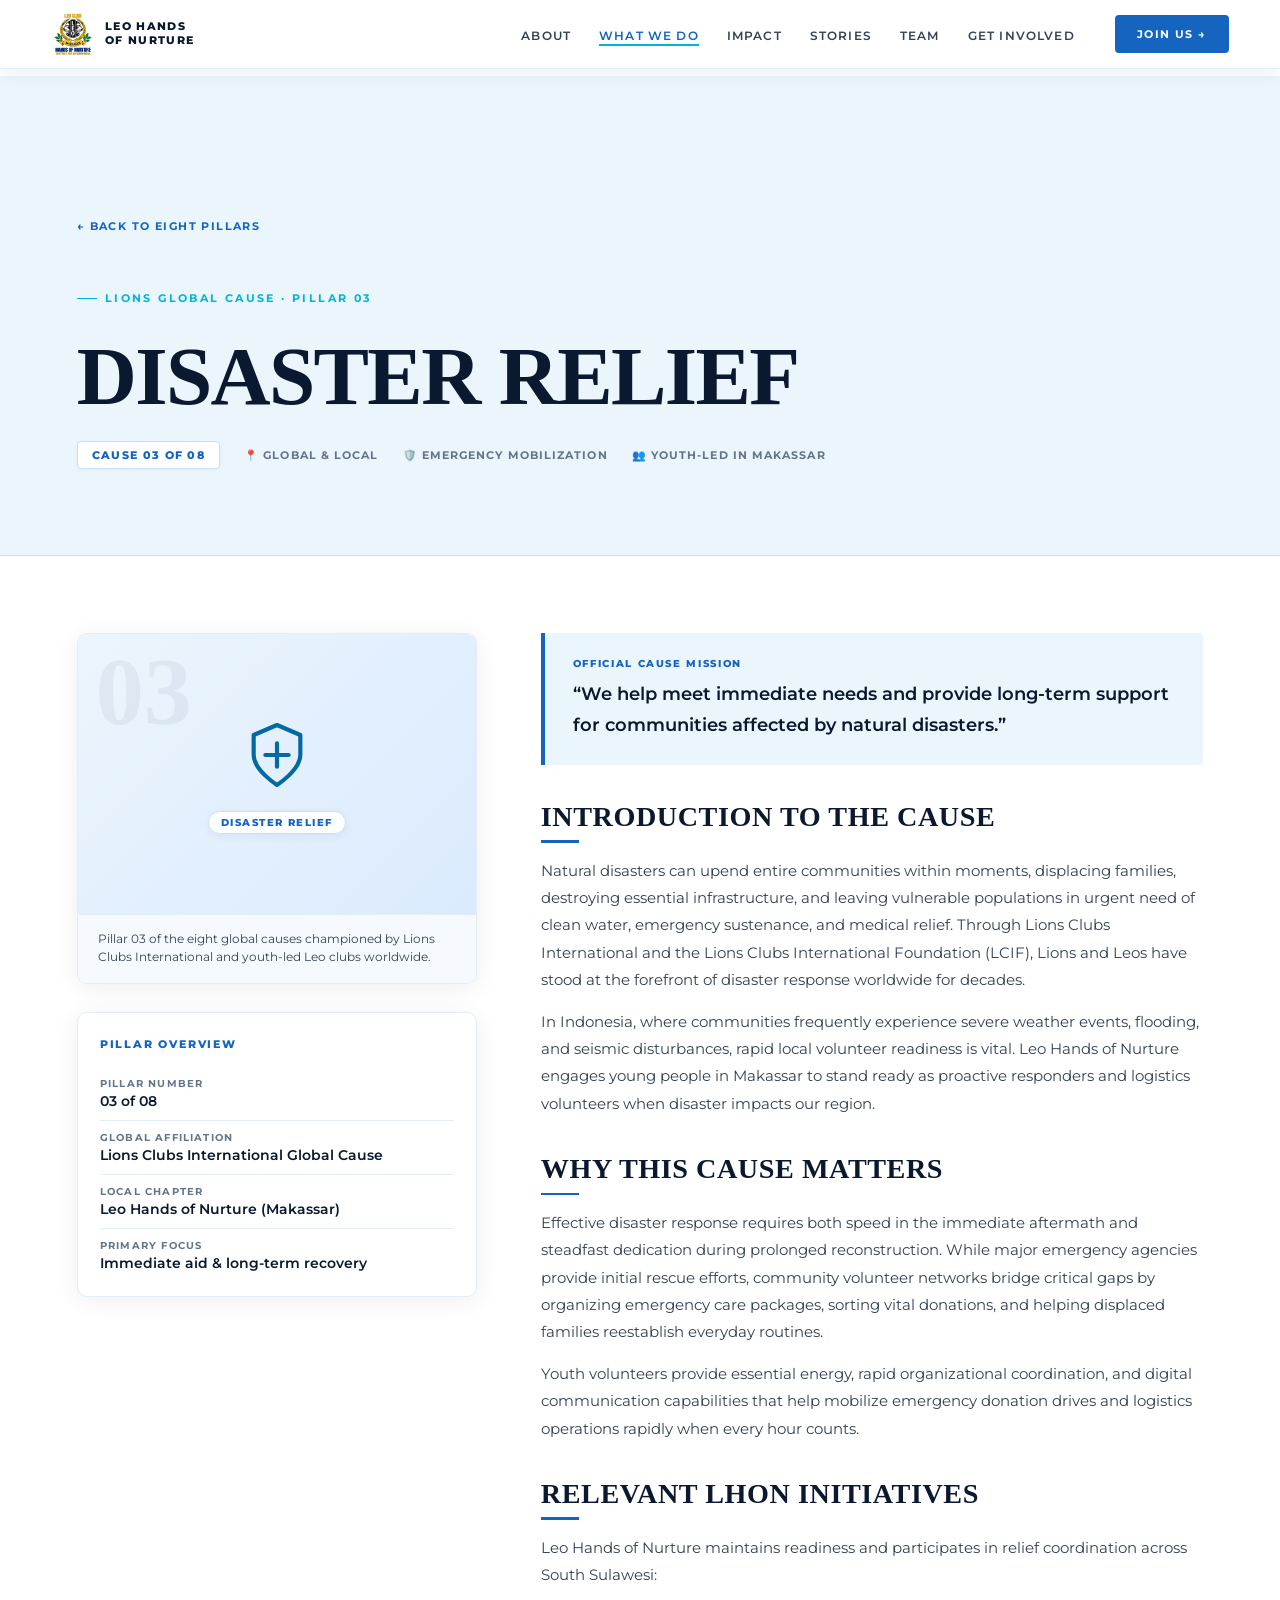
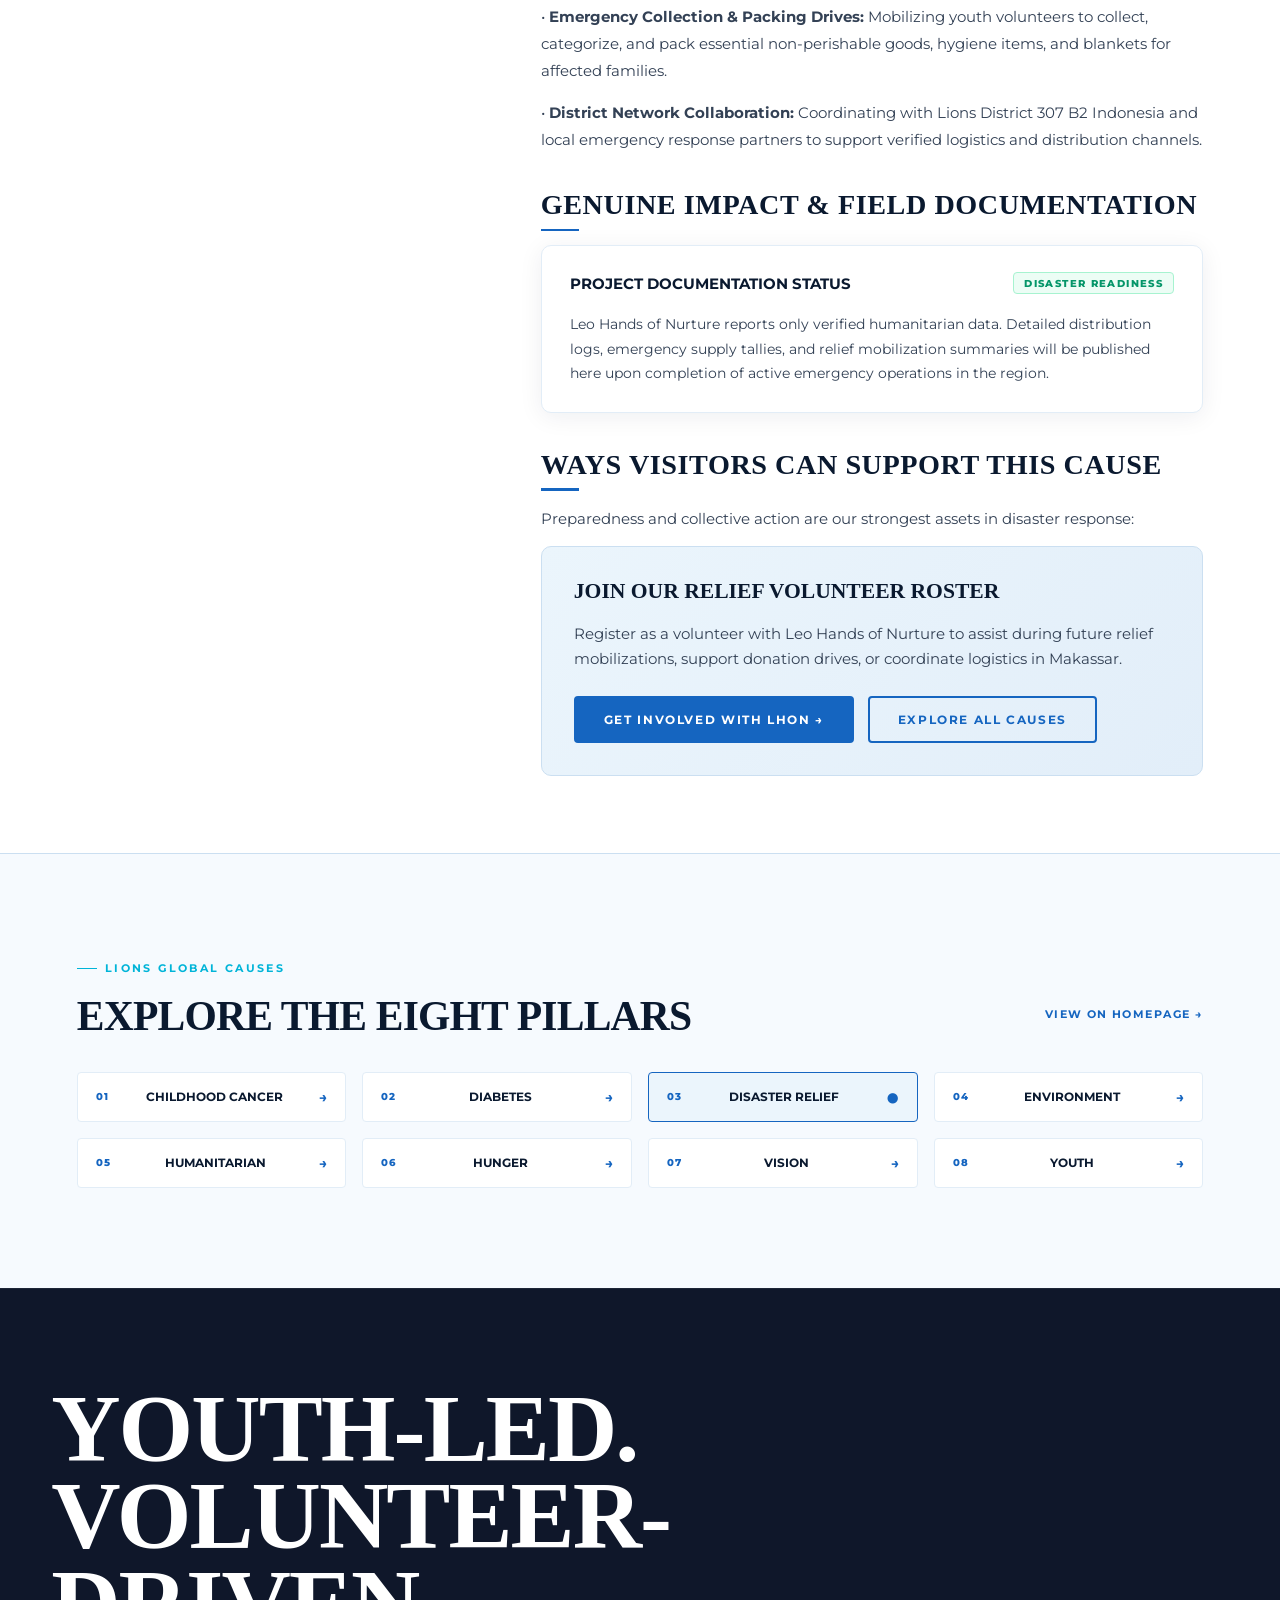
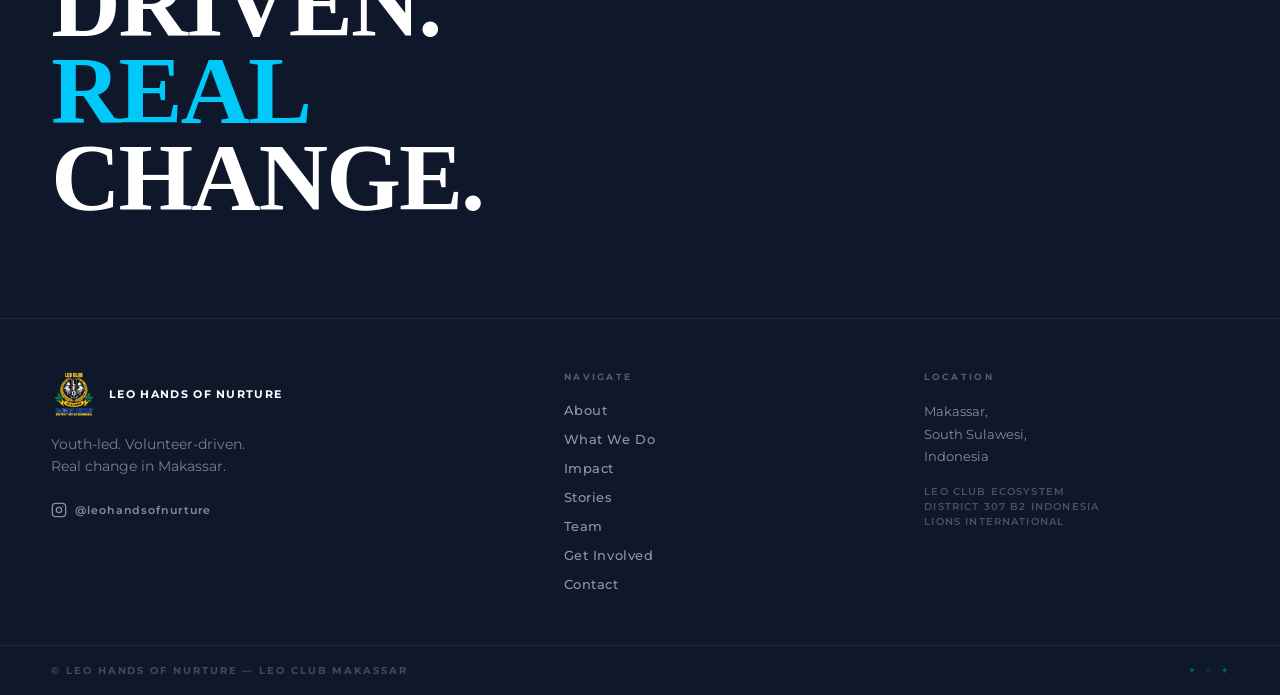
<file: causes/disaster-relief.html>
<!DOCTYPE html>
<html lang="en">
<head>
  <meta charset="UTF-8" />
  <meta name="viewport" content="width=device-width, initial-scale=1.0" />
  <meta name="theme-color" content="#1565c0" />
  <title>Disaster Relief — Cause Detail — Leo Hands of Nurture</title>
  <meta name="description" content="Disaster Relief cause detail — Leo Hands of Nurture helps meet immediate needs and provide long-term support for communities affected by natural disasters." />
  <link rel="preconnect" href="https://fonts.googleapis.com" />
  <link rel="preconnect" href="https://fonts.gstatic.com" crossorigin />
  <link href="https://fonts.googleapis.com/css2?family=Montserrat:ital,wght@0,300;0,400;0,500;0,600;0,700;0,800;0,900;1,400;1,700&display=swap" rel="stylesheet" />
  <link rel="stylesheet" href="../styles.css" />
</head>
<body class="inner-page cause-detail-page" data-cause-id="disaster-relief">

  <!-- ===================== NAVIGATION ===================== -->
  <header id="site-header" role="banner" class="scrolled">
    <nav class="nav-inner" aria-label="Primary navigation">
      <a href="../index.html#hero" class="nav-logo" aria-label="Leo Hands of Nurture — home">
        <img src="../assets/logo.png" alt="Leo Hands of Nurture logo" class="nav-logo-img" />
        <span class="nav-logo-text">LEO HANDS<br/>OF NURTURE</span>
      </a>
      <ul class="nav-links" role="list">
        <li><a href="../index.html#about">About</a></li>
        <li><a href="../index.html#what-we-do" class="nav-active">What We Do</a></li>
        <li><a href="../index.html#impact">Impact</a></li>
        <li><a href="../index.html#stories">Stories</a></li>
        <li><a href="../team.html">Team</a></li>
        <li><a href="../index.html#get-involved">Get Involved</a></li>
      </ul>
      <a href="../index.html#collaborate" class="nav-cta btn-primary">JOIN US →</a>
      <button class="nav-hamburger" id="nav-hamburger" aria-label="Open navigation menu" aria-expanded="false" aria-controls="mobile-menu">
        <span></span><span></span><span></span>
      </button>
    </nav>
  </header>

  <!-- ===================== MOBILE MENU ===================== -->
  <div id="mobile-menu" class="mobile-menu" role="dialog" aria-modal="true" aria-label="Navigation menu">
    <div class="mobile-menu-header">
      <a href="../index.html#hero" class="nav-logo" aria-label="Home">
        <img src="../assets/logo.png" alt="Leo Hands of Nurture logo" class="nav-logo-img" />
        <span class="nav-logo-text">LEO HANDS OF NURTURE</span>
      </a>
      <button class="mobile-menu-close" id="mobile-menu-close" aria-label="Close navigation menu">✕</button>
    </div>
    <ul class="mobile-nav-links" role="list">
      <li><a href="../index.html#about" class="mobile-nav-link">About</a></li>
      <li><a href="../index.html#what-we-do" class="mobile-nav-link">What We Do</a></li>
      <li><a href="../index.html#impact" class="mobile-nav-link">Impact</a></li>
      <li><a href="../index.html#stories" class="mobile-nav-link">Stories</a></li>
      <li><a href="../team.html" class="mobile-nav-link">Team</a></li>
      <li><a href="../index.html#get-involved" class="mobile-nav-link">Get Involved</a></li>
    </ul>
    <div class="mobile-menu-footer">
      <a href="../index.html#collaborate" class="btn-primary mobile-cta">JOIN US →</a>
      <p class="mobile-location">Makassar, South Sulawesi, Indonesia</p>
    </div>
  </div>
  <div class="mobile-menu-overlay" id="mobile-menu-overlay" hidden></div>

  <!-- ===================== MAIN CONTENT ===================== -->
  <main id="main-content">

    <!-- HERO SECTION -->
    <section class="cause-detail-hero" aria-labelledby="cause-title">
      <div class="cause-detail-container">
        <a class="back-link" href="../index.html#what-we-do">← BACK TO EIGHT PILLARS</a>
        <div class="cause-hero-header">
          <div class="section-label">LIONS GLOBAL CAUSE · PILLAR 03</div>
          <h1 id="cause-title" class="display-headline cause-hero-title">DISASTER RELIEF</h1>
          <div class="cause-hero-meta-bar">
            <span class="cause-meta-pill">CAUSE 03 OF 08</span>
            <span class="cause-meta-item">📍 GLOBAL &amp; LOCAL</span>
            <span class="cause-meta-item">🛡️ EMERGENCY MOBILIZATION</span>
            <span class="cause-meta-item">👥 YOUTH-LED IN MAKASSAR</span>
          </div>
        </div>
      </div>
    </section>

    <!-- CONTENT GRID -->
    <section class="cause-detail-body">
      <div class="cause-detail-grid">

        <!-- LEFT SIDEBAR: Visual & Facts -->
        <aside class="cause-sidebar">
          <div class="cause-visual-card">
            <div class="cause-visual-media">
              <div class="cause-visual-graphic cause-disaster-relief">
                <span class="cause-visual-watermark" aria-hidden="true">03</span>
                <svg viewBox="0 0 48 48" fill="none" stroke="currentColor" stroke-width="2.5" class="cause-svg" aria-hidden="true">
                  <path d="M24 6 L38 12 V24 C38 33 24 42 24 42 C24 42 10 33 10 24 V12 L24 6 Z" stroke-linejoin="round"/>
                  <path d="M24 17 V31 M17 24 H31" stroke-linecap="round"/>
                </svg>
                <span class="wwd-cause-badge">DISASTER RELIEF</span>
              </div>
            </div>
            <div class="cause-visual-caption">
              Pillar 03 of the eight global causes championed by Lions Clubs International and youth-led Leo clubs worldwide.
            </div>
          </div>

          <div class="cause-facts-card">
            <h3 class="cause-facts-title">PILLAR OVERVIEW</h3>
            <div class="cause-fact-row">
              <span class="cause-fact-label">Pillar Number</span>
              <span class="cause-fact-value">03 of 08</span>
            </div>
            <div class="cause-fact-row">
              <span class="cause-fact-label">Global Affiliation</span>
              <span class="cause-fact-value">Lions Clubs International Global Cause</span>
            </div>
            <div class="cause-fact-row">
              <span class="cause-fact-label">Local Chapter</span>
              <span class="cause-fact-value">Leo Hands of Nurture (Makassar)</span>
            </div>
            <div class="cause-fact-row">
              <span class="cause-fact-label">Primary Focus</span>
              <span class="cause-fact-value">Immediate aid &amp; long-term recovery</span>
            </div>
          </div>
        </aside>

        <!-- RIGHT CONTENT -->
        <div class="cause-content-col">

          <!-- Lead Mission Block -->
          <div class="cause-lead-block">
            <span class="cause-lead-label">OFFICIAL CAUSE MISSION</span>
            <p class="cause-lead-text">“We help meet immediate needs and provide long-term support for communities affected by natural disasters.”</p>
          </div>

          <!-- Section 1: Introduction -->
          <article class="cause-section-block">
            <h2 class="cause-section-heading">INTRODUCTION TO THE CAUSE</h2>
            <p>Natural disasters can upend entire communities within moments, displacing families, destroying essential infrastructure, and leaving vulnerable populations in urgent need of clean water, emergency sustenance, and medical relief. Through Lions Clubs International and the Lions Clubs International Foundation (LCIF), Lions and Leos have stood at the forefront of disaster response worldwide for decades.</p>
            <p>In Indonesia, where communities frequently experience severe weather events, flooding, and seismic disturbances, rapid local volunteer readiness is vital. Leo Hands of Nurture engages young people in Makassar to stand ready as proactive responders and logistics volunteers when disaster impacts our region.</p>
          </article>

          <!-- Section 2: Why This Cause Matters -->
          <article class="cause-section-block">
            <h2 class="cause-section-heading">WHY THIS CAUSE MATTERS</h2>
            <p>Effective disaster response requires both speed in the immediate aftermath and steadfast dedication during prolonged reconstruction. While major emergency agencies provide initial rescue efforts, community volunteer networks bridge critical gaps by organizing emergency care packages, sorting vital donations, and helping displaced families reestablish everyday routines.</p>
            <p>Youth volunteers provide essential energy, rapid organizational coordination, and digital communication capabilities that help mobilize emergency donation drives and logistics operations rapidly when every hour counts.</p>
          </article>

          <!-- Section 3: Relevant LHON Initiatives -->
          <article class="cause-section-block">
            <h2 class="cause-section-heading">RELEVANT LHON INITIATIVES</h2>
            <p>Leo Hands of Nurture maintains readiness and participates in relief coordination across South Sulawesi:</p>
            <p>• <strong>Emergency Collection &amp; Packing Drives:</strong> Mobilizing youth volunteers to collect, categorize, and pack essential non-perishable goods, hygiene items, and blankets for affected families.</p>
            <p>• <strong>District Network Collaboration:</strong> Coordinating with Lions District 307 B2 Indonesia and local emergency response partners to support verified logistics and distribution channels.</p>
          </article>

          <!-- Section 4: Verified Impact & Field Status -->
          <article class="cause-section-block">
            <h2 class="cause-section-heading">GENUINE IMPACT &amp; FIELD DOCUMENTATION</h2>
            <div class="cause-verified-impact">
              <div class="cause-verified-header">
                <strong style="color: var(--text-dark); font-size: 0.95rem;">PROJECT DOCUMENTATION STATUS</strong>
                <span class="cause-verified-tag">DISASTER READINESS</span>
              </div>
              <p style="margin: 0; font-size: 0.9rem; line-height: 1.7; color: var(--text-mid);">
                Leo Hands of Nurture reports only verified humanitarian data. Detailed distribution logs, emergency supply tallies, and relief mobilization summaries will be published here upon completion of active emergency operations in the region.
              </p>
            </div>
          </article>

          <!-- Section 5: Ways to Get Involved -->
          <article class="cause-section-block">
            <h2 class="cause-section-heading">WAYS VISITORS CAN SUPPORT THIS CAUSE</h2>
            <p>Preparedness and collective action are our strongest assets in disaster response:</p>
            <div class="cause-action-box">
              <h3>JOIN OUR RELIEF VOLUNTEER ROSTER</h3>
              <p>Register as a volunteer with Leo Hands of Nurture to assist during future relief mobilizations, support donation drives, or coordinate logistics in Makassar.</p>
              <div class="cause-action-buttons">
                <a href="../index.html#collaborate" class="btn-primary">GET INVOLVED WITH LHON →</a>
                <a href="../index.html#what-we-do" class="btn-outline-light" style="color: var(--campaign-blue); border-color: var(--campaign-blue);">EXPLORE ALL CAUSES</a>
              </div>
            </div>
          </article>

        </div>
      </div>
    </section>

    <!-- ===================== ALL PILLARS SWITCHER ===================== -->
    <section class="cause-switcher-section" aria-labelledby="switcher-heading">
      <div class="cause-switcher-container">
        <div class="cause-switcher-header">
          <div>
            <div class="section-label">LIONS GLOBAL CAUSES</div>
            <h2 id="switcher-heading" class="display-headline cause-switcher-title">EXPLORE THE EIGHT PILLARS</h2>
          </div>
          <a href="../index.html#what-we-do" class="back-link" style="margin-bottom: 0;">VIEW ON HOMEPAGE →</a>
        </div>
        <div class="cause-switcher-grid" role="list">
          <a href="childhood-cancer.html" class="cause-switcher-card" role="listitem">
            <span class="cause-switcher-card-num">01</span>
            <span class="cause-switcher-card-name">Childhood Cancer</span>
            <span class="cause-switcher-card-arrow">→</span>
          </a>
          <a href="diabetes.html" class="cause-switcher-card" role="listitem">
            <span class="cause-switcher-card-num">02</span>
            <span class="cause-switcher-card-name">Diabetes</span>
            <span class="cause-switcher-card-arrow">→</span>
          </a>
          <a href="disaster-relief.html" class="cause-switcher-card current" role="listitem" aria-current="page">
            <span class="cause-switcher-card-num">03</span>
            <span class="cause-switcher-card-name">Disaster Relief</span>
            <span class="cause-switcher-card-arrow">●</span>
          </a>
          <a href="environment.html" class="cause-switcher-card" role="listitem">
            <span class="cause-switcher-card-num">04</span>
            <span class="cause-switcher-card-name">Environment</span>
            <span class="cause-switcher-card-arrow">→</span>
          </a>
          <a href="humanitarian.html" class="cause-switcher-card" role="listitem">
            <span class="cause-switcher-card-num">05</span>
            <span class="cause-switcher-card-name">Humanitarian</span>
            <span class="cause-switcher-card-arrow">→</span>
          </a>
          <a href="hunger.html" class="cause-switcher-card" role="listitem">
            <span class="cause-switcher-card-num">06</span>
            <span class="cause-switcher-card-name">Hunger</span>
            <span class="cause-switcher-card-arrow">→</span>
          </a>
          <a href="vision.html" class="cause-switcher-card" role="listitem">
            <span class="cause-switcher-card-num">07</span>
            <span class="cause-switcher-card-name">Vision</span>
            <span class="cause-switcher-card-arrow">→</span>
          </a>
          <a href="youth.html" class="cause-switcher-card" role="listitem">
            <span class="cause-switcher-card-num">08</span>
            <span class="cause-switcher-card-name">Youth</span>
            <span class="cause-switcher-card-arrow">→</span>
          </a>
        </div>
      </div>
    </section>

  </main>

  <!-- ===================== FOOTER ===================== -->
  <footer id="footer" class="site-footer" role="contentinfo">
    <div class="footer-top">
      <div class="footer-statement display-headline">
        <span>YOUTH-LED.</span>
        <span>VOLUNTEER-DRIVEN.</span>
        <span class="footer-accent">REAL</span>
        <span>CHANGE.</span>
      </div>
    </div>
    <div class="footer-body">
      <div class="footer-brand-col">
        <div class="footer-logo">
          <img src="../assets/logo.png" alt="Leo Club Makassar — Hands of Nurture" class="footer-logo-img" />
          <span>LEO HANDS OF NURTURE</span>
        </div>
        <p class="footer-tagline-text">Youth-led. Volunteer-driven.<br/>Real change in Makassar.</p>
        <a href="https://www.instagram.com" target="_blank" rel="noopener noreferrer" class="footer-instagram" aria-label="Follow Leo Hands of Nurture on Instagram">
          <svg viewBox="0 0 24 24" fill="none" stroke="currentColor" stroke-width="2" aria-hidden="true">
            <rect x="2" y="2" width="20" height="20" rx="5" ry="5"/>
            <circle cx="12" cy="12" r="4"/>
            <circle cx="17.5" cy="6.5" r="1" fill="currentColor" stroke="none"/>
          </svg>
          <span>@leohandsofnurture</span>
        </a>
      </div>
      <nav class="footer-nav-col" aria-label="Footer navigation">
        <h3 class="footer-nav-heading">NAVIGATE</h3>
        <ul role="list">
          <li><a href="../index.html#about">About</a></li>
          <li><a href="../index.html#what-we-do">What We Do</a></li>
          <li><a href="../index.html#impact">Impact</a></li>
          <li><a href="../index.html#stories">Stories</a></li>
          <li><a href="../team.html">Team</a></li>
          <li><a href="../index.html#get-involved">Get Involved</a></li>
          <li><a href="../index.html#collaborate">Contact</a></li>
        </ul>
      </nav>
      <div class="footer-location-col">
        <h3 class="footer-nav-heading">LOCATION</h3>
        <address class="footer-address">
          Makassar,<br/>South Sulawesi,<br/>Indonesia
        </address>
        <div class="footer-affiliation">
          <span>Leo Club Ecosystem</span>
          <span>District 307 B2 Indonesia</span>
          <span>Lions International</span>
        </div>
      </div>
    </div>
    <div class="footer-bottom">
      <span class="footer-copyright">© LEO HANDS OF NURTURE — LEO CLUB MAKASSAR</span>
      <div class="footer-bottom-sparkles" aria-hidden="true">
        <span>✦</span><span>✧</span><span>✦</span>
      </div>
    </div>
  </footer>

  <script src="../app.js"></script>
</body>
</html>
</file>
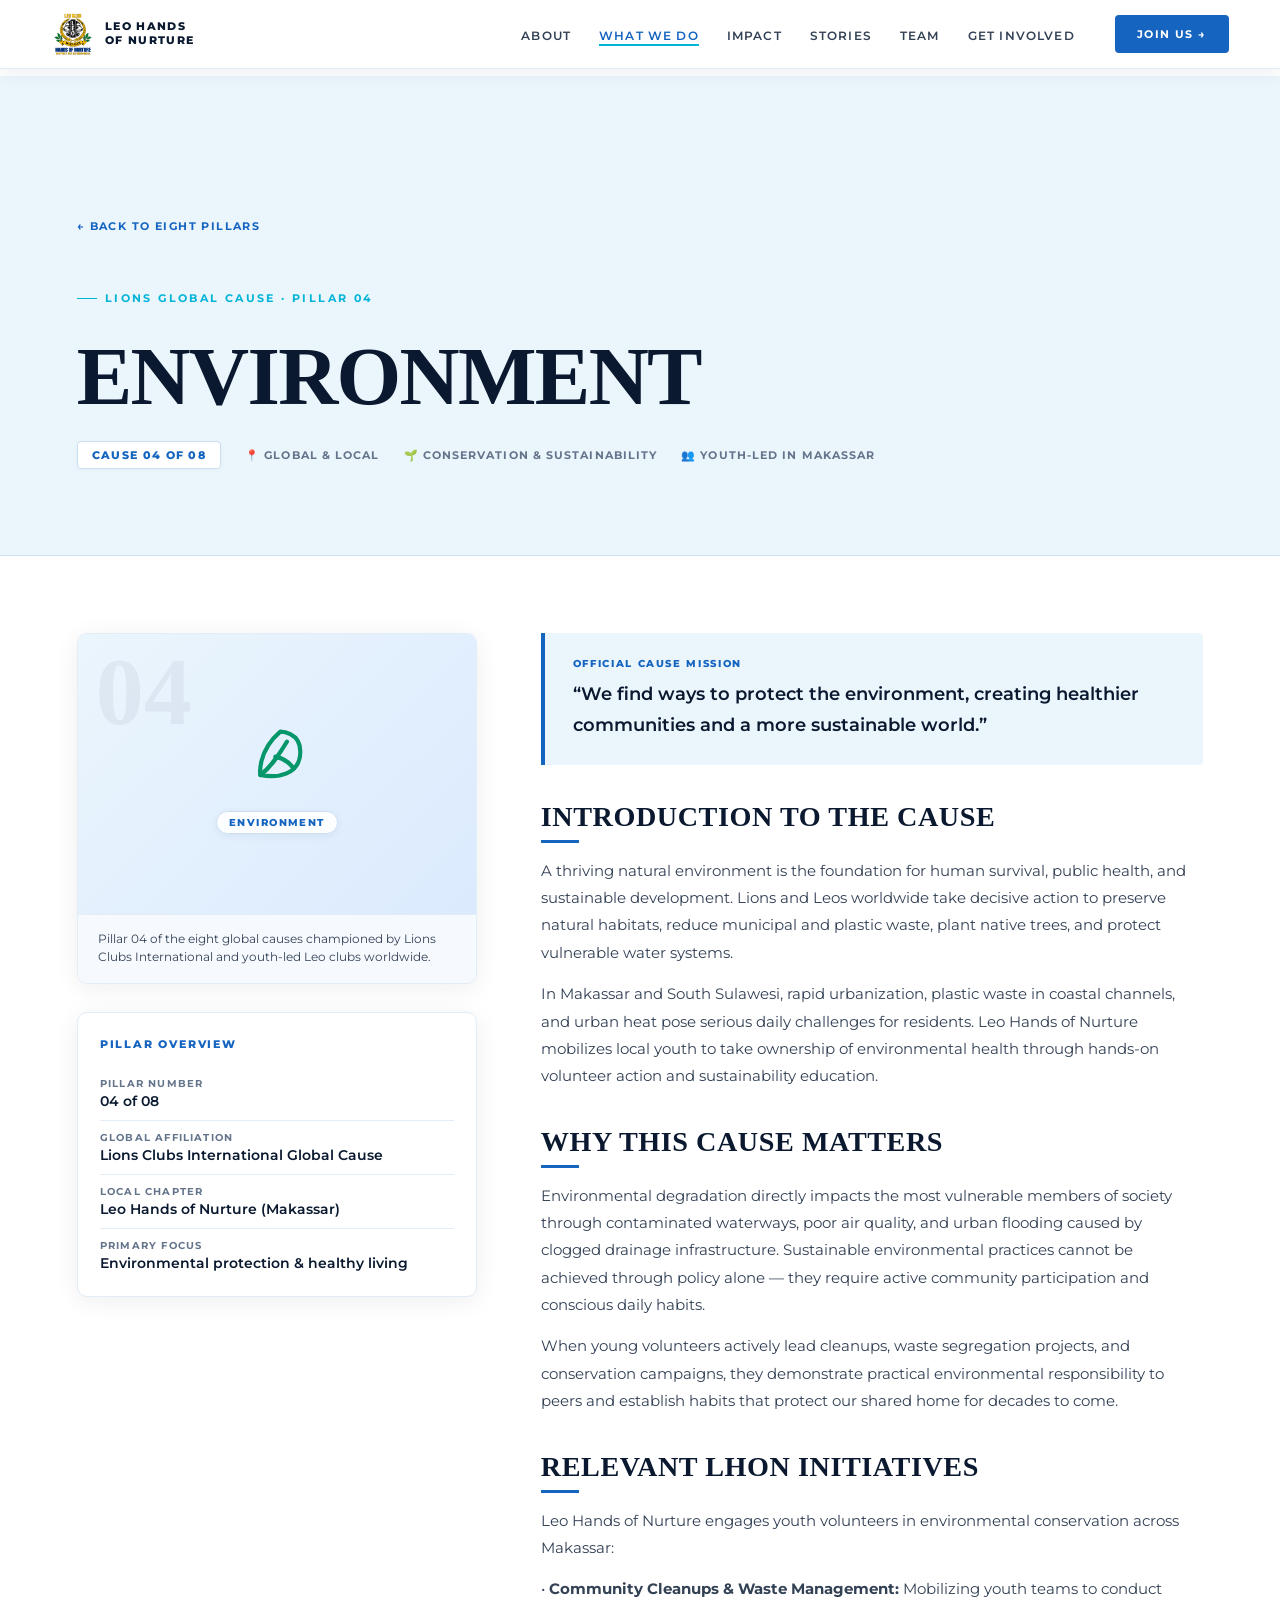
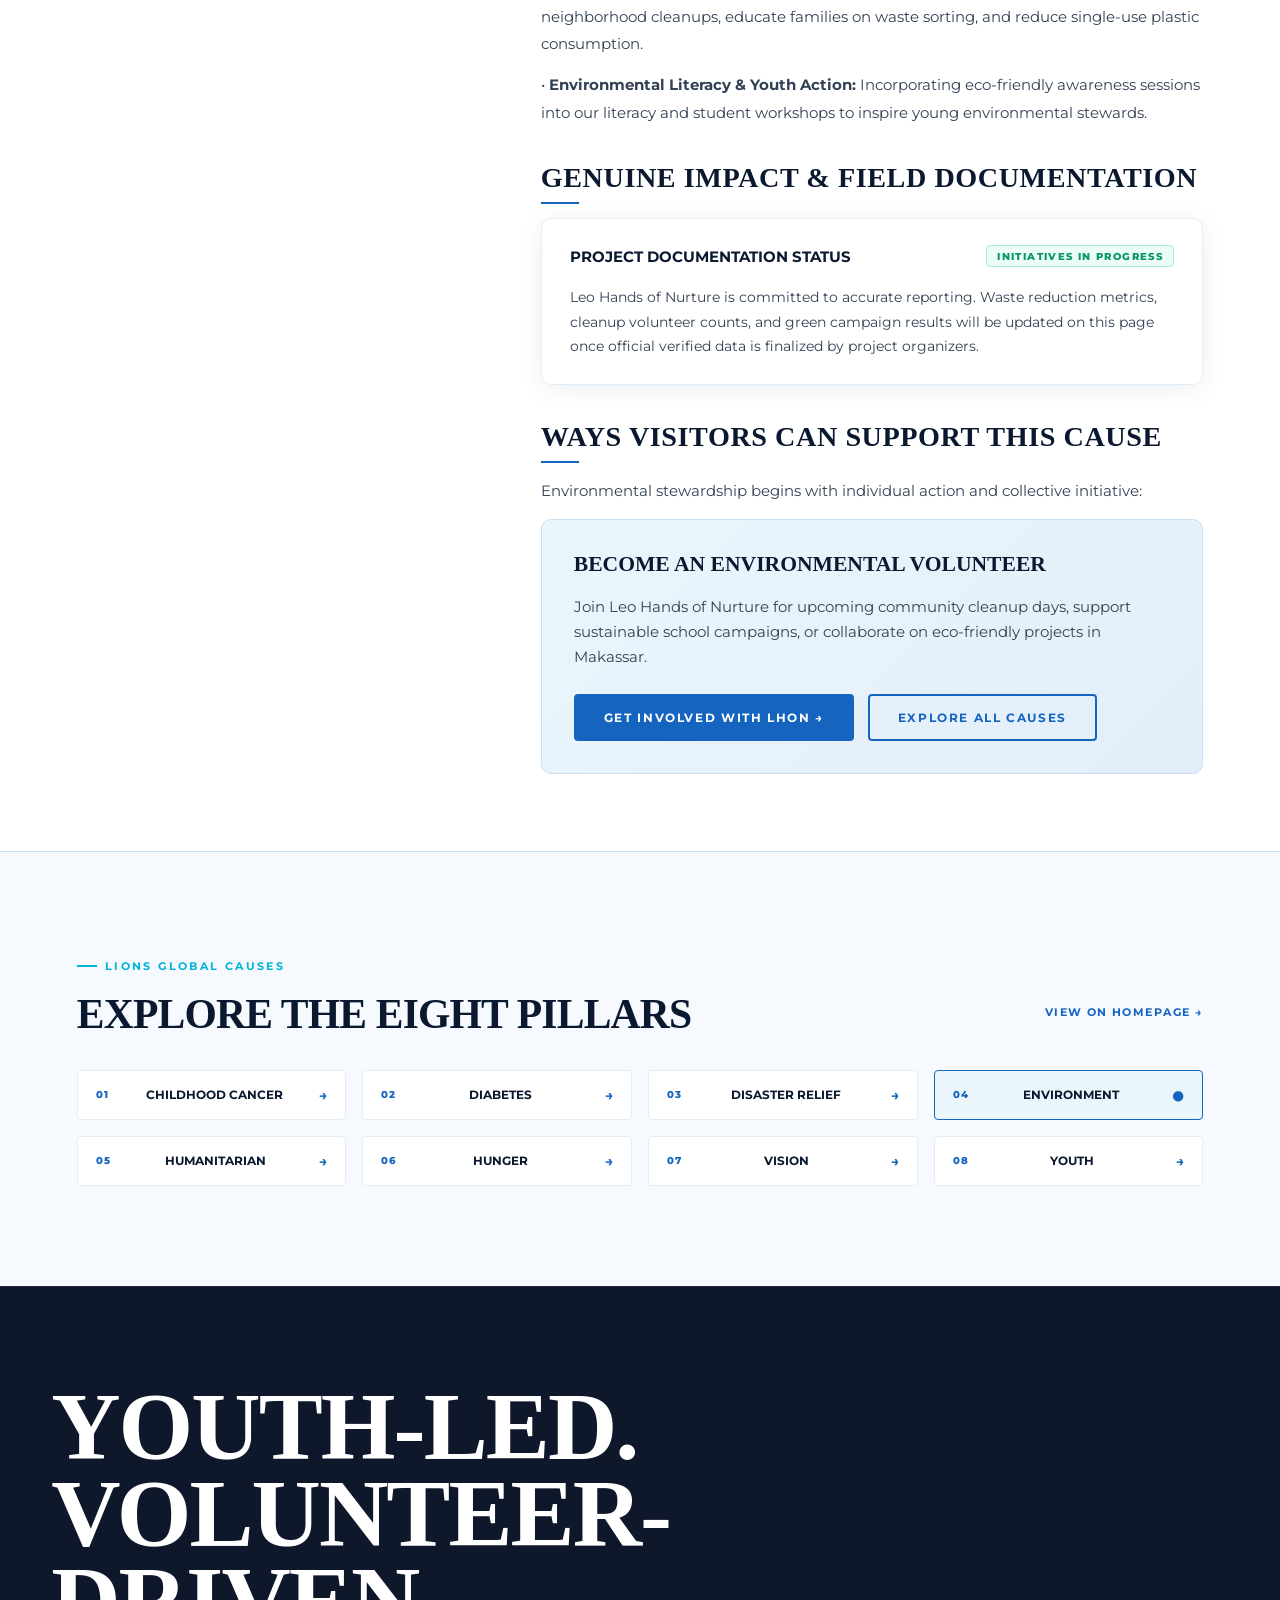
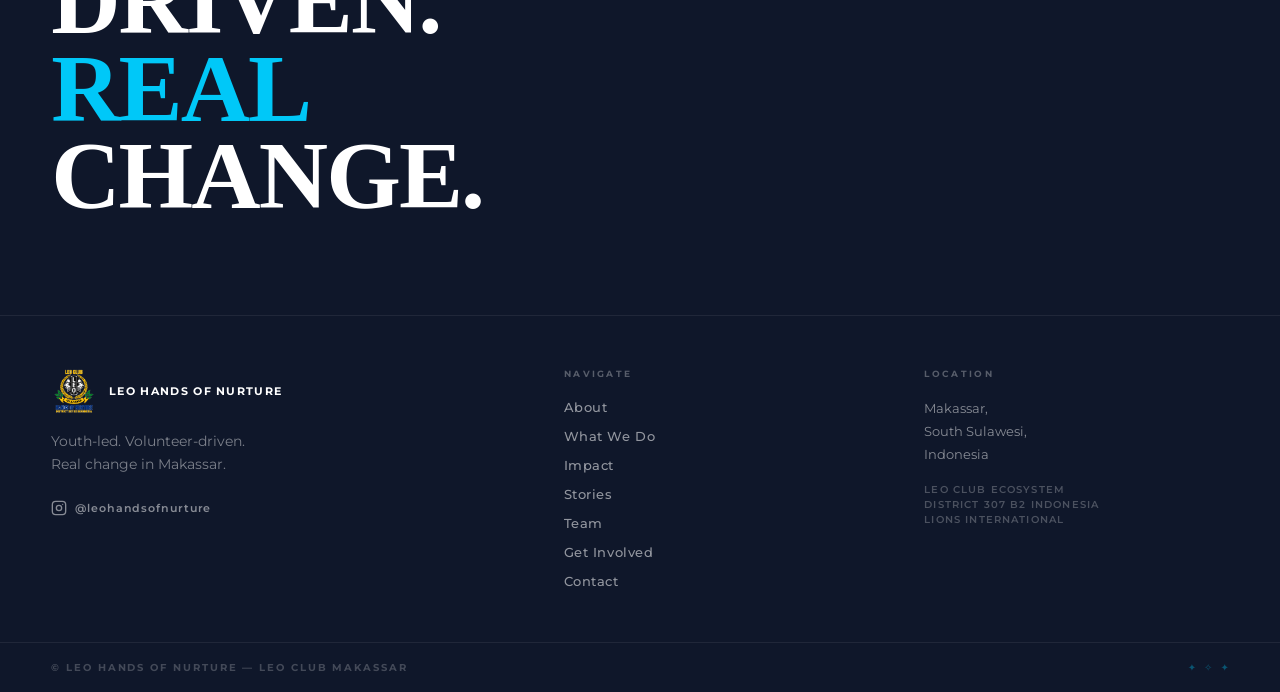
<file: causes/environment.html>
<!DOCTYPE html>
<html lang="en">
<head>
  <meta charset="UTF-8" />
  <meta name="viewport" content="width=device-width, initial-scale=1.0" />
  <meta name="theme-color" content="#1565c0" />
  <title>Environment — Cause Detail — Leo Hands of Nurture</title>
  <meta name="description" content="Environment cause detail — Leo Hands of Nurture protects the environment, creating healthier communities and a sustainable world in Makassar, South Sulawesi." />
  <link rel="preconnect" href="https://fonts.googleapis.com" />
  <link rel="preconnect" href="https://fonts.gstatic.com" crossorigin />
  <link href="https://fonts.googleapis.com/css2?family=Montserrat:ital,wght@0,300;0,400;0,500;0,600;0,700;0,800;0,900;1,400;1,700&display=swap" rel="stylesheet" />
  <link rel="stylesheet" href="../styles.css" />
</head>
<body class="inner-page cause-detail-page" data-cause-id="environment">

  <!-- ===================== NAVIGATION ===================== -->
  <header id="site-header" role="banner" class="scrolled">
    <nav class="nav-inner" aria-label="Primary navigation">
      <a href="../index.html#hero" class="nav-logo" aria-label="Leo Hands of Nurture — home">
        <img src="../assets/logo.png" alt="Leo Hands of Nurture logo" class="nav-logo-img" />
        <span class="nav-logo-text">LEO HANDS<br/>OF NURTURE</span>
      </a>
      <ul class="nav-links" role="list">
        <li><a href="../index.html#about">About</a></li>
        <li><a href="../index.html#what-we-do" class="nav-active">What We Do</a></li>
        <li><a href="../index.html#impact">Impact</a></li>
        <li><a href="../index.html#stories">Stories</a></li>
        <li><a href="../team.html">Team</a></li>
        <li><a href="../index.html#get-involved">Get Involved</a></li>
      </ul>
      <a href="../index.html#collaborate" class="nav-cta btn-primary">JOIN US →</a>
      <button class="nav-hamburger" id="nav-hamburger" aria-label="Open navigation menu" aria-expanded="false" aria-controls="mobile-menu">
        <span></span><span></span><span></span>
      </button>
    </nav>
  </header>

  <!-- ===================== MOBILE MENU ===================== -->
  <div id="mobile-menu" class="mobile-menu" role="dialog" aria-modal="true" aria-label="Navigation menu">
    <div class="mobile-menu-header">
      <a href="../index.html#hero" class="nav-logo" aria-label="Home">
        <img src="../assets/logo.png" alt="Leo Hands of Nurture logo" class="nav-logo-img" />
        <span class="nav-logo-text">LEO HANDS OF NURTURE</span>
      </a>
      <button class="mobile-menu-close" id="mobile-menu-close" aria-label="Close navigation menu">✕</button>
    </div>
    <ul class="mobile-nav-links" role="list">
      <li><a href="../index.html#about" class="mobile-nav-link">About</a></li>
      <li><a href="../index.html#what-we-do" class="mobile-nav-link">What We Do</a></li>
      <li><a href="../index.html#impact" class="mobile-nav-link">Impact</a></li>
      <li><a href="../index.html#stories" class="mobile-nav-link">Stories</a></li>
      <li><a href="../team.html" class="mobile-nav-link">Team</a></li>
      <li><a href="../index.html#get-involved" class="mobile-nav-link">Get Involved</a></li>
    </ul>
    <div class="mobile-menu-footer">
      <a href="../index.html#collaborate" class="btn-primary mobile-cta">JOIN US →</a>
      <p class="mobile-location">Makassar, South Sulawesi, Indonesia</p>
    </div>
  </div>
  <div class="mobile-menu-overlay" id="mobile-menu-overlay" hidden></div>

  <!-- ===================== MAIN CONTENT ===================== -->
  <main id="main-content">

    <!-- HERO SECTION -->
    <section class="cause-detail-hero" aria-labelledby="cause-title">
      <div class="cause-detail-container">
        <a class="back-link" href="../index.html#what-we-do">← BACK TO EIGHT PILLARS</a>
        <div class="cause-hero-header">
          <div class="section-label">LIONS GLOBAL CAUSE · PILLAR 04</div>
          <h1 id="cause-title" class="display-headline cause-hero-title">ENVIRONMENT</h1>
          <div class="cause-hero-meta-bar">
            <span class="cause-meta-pill">CAUSE 04 OF 08</span>
            <span class="cause-meta-item">📍 GLOBAL &amp; LOCAL</span>
            <span class="cause-meta-item">🌱 CONSERVATION &amp; SUSTAINABILITY</span>
            <span class="cause-meta-item">👥 YOUTH-LED IN MAKASSAR</span>
          </div>
        </div>
      </div>
    </section>

    <!-- CONTENT GRID -->
    <section class="cause-detail-body">
      <div class="cause-detail-grid">

        <!-- LEFT SIDEBAR: Visual & Facts -->
        <aside class="cause-sidebar">
          <div class="cause-visual-card">
            <div class="cause-visual-media">
              <div class="cause-visual-graphic cause-environment">
                <span class="cause-visual-watermark" aria-hidden="true">04</span>
                <svg viewBox="0 0 48 48" fill="none" stroke="currentColor" stroke-width="2.5" class="cause-svg" aria-hidden="true">
                  <path d="M14 36 C14 36 12 22 26 10 C26 10 38 10 38 22 C38 36 24 38 14 36 Z" stroke-linejoin="round"/>
                  <path d="M14 36 C22 30 26 22 30 16" stroke-linecap="round"/>
                  <path d="M23 25 C28 26 31 28 34 32" stroke-linecap="round"/>
                </svg>
                <span class="wwd-cause-badge">ENVIRONMENT</span>
              </div>
            </div>
            <div class="cause-visual-caption">
              Pillar 04 of the eight global causes championed by Lions Clubs International and youth-led Leo clubs worldwide.
            </div>
          </div>

          <div class="cause-facts-card">
            <h3 class="cause-facts-title">PILLAR OVERVIEW</h3>
            <div class="cause-fact-row">
              <span class="cause-fact-label">Pillar Number</span>
              <span class="cause-fact-value">04 of 08</span>
            </div>
            <div class="cause-fact-row">
              <span class="cause-fact-label">Global Affiliation</span>
              <span class="cause-fact-value">Lions Clubs International Global Cause</span>
            </div>
            <div class="cause-fact-row">
              <span class="cause-fact-label">Local Chapter</span>
              <span class="cause-fact-value">Leo Hands of Nurture (Makassar)</span>
            </div>
            <div class="cause-fact-row">
              <span class="cause-fact-label">Primary Focus</span>
              <span class="cause-fact-value">Environmental protection &amp; healthy living</span>
            </div>
          </div>
        </aside>

        <!-- RIGHT CONTENT -->
        <div class="cause-content-col">

          <!-- Lead Mission Block -->
          <div class="cause-lead-block">
            <span class="cause-lead-label">OFFICIAL CAUSE MISSION</span>
            <p class="cause-lead-text">“We find ways to protect the environment, creating healthier communities and a more sustainable world.”</p>
          </div>

          <!-- Section 1: Introduction -->
          <article class="cause-section-block">
            <h2 class="cause-section-heading">INTRODUCTION TO THE CAUSE</h2>
            <p>A thriving natural environment is the foundation for human survival, public health, and sustainable development. Lions and Leos worldwide take decisive action to preserve natural habitats, reduce municipal and plastic waste, plant native trees, and protect vulnerable water systems.</p>
            <p>In Makassar and South Sulawesi, rapid urbanization, plastic waste in coastal channels, and urban heat pose serious daily challenges for residents. Leo Hands of Nurture mobilizes local youth to take ownership of environmental health through hands-on volunteer action and sustainability education.</p>
          </article>

          <!-- Section 2: Why This Cause Matters -->
          <article class="cause-section-block">
            <h2 class="cause-section-heading">WHY THIS CAUSE MATTERS</h2>
            <p>Environmental degradation directly impacts the most vulnerable members of society through contaminated waterways, poor air quality, and urban flooding caused by clogged drainage infrastructure. Sustainable environmental practices cannot be achieved through policy alone — they require active community participation and conscious daily habits.</p>
            <p>When young volunteers actively lead cleanups, waste segregation projects, and conservation campaigns, they demonstrate practical environmental responsibility to peers and establish habits that protect our shared home for decades to come.</p>
          </article>

          <!-- Section 3: Relevant LHON Initiatives -->
          <article class="cause-section-block">
            <h2 class="cause-section-heading">RELEVANT LHON INITIATIVES</h2>
            <p>Leo Hands of Nurture engages youth volunteers in environmental conservation across Makassar:</p>
            <p>• <strong>Community Cleanups &amp; Waste Management:</strong> Mobilizing youth teams to conduct neighborhood cleanups, educate families on waste sorting, and reduce single-use plastic consumption.</p>
            <p>• <strong>Environmental Literacy &amp; Youth Action:</strong> Incorporating eco-friendly awareness sessions into our literacy and student workshops to inspire young environmental stewards.</p>
          </article>

          <!-- Section 4: Verified Impact & Field Status -->
          <article class="cause-section-block">
            <h2 class="cause-section-heading">GENUINE IMPACT &amp; FIELD DOCUMENTATION</h2>
            <div class="cause-verified-impact">
              <div class="cause-verified-header">
                <strong style="color: var(--text-dark); font-size: 0.95rem;">PROJECT DOCUMENTATION STATUS</strong>
                <span class="cause-verified-tag">INITIATIVES IN PROGRESS</span>
              </div>
              <p style="margin: 0; font-size: 0.9rem; line-height: 1.7; color: var(--text-mid);">
                Leo Hands of Nurture is committed to accurate reporting. Waste reduction metrics, cleanup volunteer counts, and green campaign results will be updated on this page once official verified data is finalized by project organizers.
              </p>
            </div>
          </article>

          <!-- Section 5: Ways to Get Involved -->
          <article class="cause-section-block">
            <h2 class="cause-section-heading">WAYS VISITORS CAN SUPPORT THIS CAUSE</h2>
            <p>Environmental stewardship begins with individual action and collective initiative:</p>
            <div class="cause-action-box">
              <h3>BECOME AN ENVIRONMENTAL VOLUNTEER</h3>
              <p>Join Leo Hands of Nurture for upcoming community cleanup days, support sustainable school campaigns, or collaborate on eco-friendly projects in Makassar.</p>
              <div class="cause-action-buttons">
                <a href="../index.html#collaborate" class="btn-primary">GET INVOLVED WITH LHON →</a>
                <a href="../index.html#what-we-do" class="btn-outline-light" style="color: var(--campaign-blue); border-color: var(--campaign-blue);">EXPLORE ALL CAUSES</a>
              </div>
            </div>
          </article>

        </div>
      </div>
    </section>

    <!-- ===================== ALL PILLARS SWITCHER ===================== -->
    <section class="cause-switcher-section" aria-labelledby="switcher-heading">
      <div class="cause-switcher-container">
        <div class="cause-switcher-header">
          <div>
            <div class="section-label">LIONS GLOBAL CAUSES</div>
            <h2 id="switcher-heading" class="display-headline cause-switcher-title">EXPLORE THE EIGHT PILLARS</h2>
          </div>
          <a href="../index.html#what-we-do" class="back-link" style="margin-bottom: 0;">VIEW ON HOMEPAGE →</a>
        </div>
        <div class="cause-switcher-grid" role="list">
          <a href="childhood-cancer.html" class="cause-switcher-card" role="listitem">
            <span class="cause-switcher-card-num">01</span>
            <span class="cause-switcher-card-name">Childhood Cancer</span>
            <span class="cause-switcher-card-arrow">→</span>
          </a>
          <a href="diabetes.html" class="cause-switcher-card" role="listitem">
            <span class="cause-switcher-card-num">02</span>
            <span class="cause-switcher-card-name">Diabetes</span>
            <span class="cause-switcher-card-arrow">→</span>
          </a>
          <a href="disaster-relief.html" class="cause-switcher-card" role="listitem">
            <span class="cause-switcher-card-num">03</span>
            <span class="cause-switcher-card-name">Disaster Relief</span>
            <span class="cause-switcher-card-arrow">→</span>
          </a>
          <a href="environment.html" class="cause-switcher-card current" role="listitem" aria-current="page">
            <span class="cause-switcher-card-num">04</span>
            <span class="cause-switcher-card-name">Environment</span>
            <span class="cause-switcher-card-arrow">●</span>
          </a>
          <a href="humanitarian.html" class="cause-switcher-card" role="listitem">
            <span class="cause-switcher-card-num">05</span>
            <span class="cause-switcher-card-name">Humanitarian</span>
            <span class="cause-switcher-card-arrow">→</span>
          </a>
          <a href="hunger.html" class="cause-switcher-card" role="listitem">
            <span class="cause-switcher-card-num">06</span>
            <span class="cause-switcher-card-name">Hunger</span>
            <span class="cause-switcher-card-arrow">→</span>
          </a>
          <a href="vision.html" class="cause-switcher-card" role="listitem">
            <span class="cause-switcher-card-num">07</span>
            <span class="cause-switcher-card-name">Vision</span>
            <span class="cause-switcher-card-arrow">→</span>
          </a>
          <a href="youth.html" class="cause-switcher-card" role="listitem">
            <span class="cause-switcher-card-num">08</span>
            <span class="cause-switcher-card-name">Youth</span>
            <span class="cause-switcher-card-arrow">→</span>
          </a>
        </div>
      </div>
    </section>

  </main>

  <!-- ===================== FOOTER ===================== -->
  <footer id="footer" class="site-footer" role="contentinfo">
    <div class="footer-top">
      <div class="footer-statement display-headline">
        <span>YOUTH-LED.</span>
        <span>VOLUNTEER-DRIVEN.</span>
        <span class="footer-accent">REAL</span>
        <span>CHANGE.</span>
      </div>
    </div>
    <div class="footer-body">
      <div class="footer-brand-col">
        <div class="footer-logo">
          <img src="../assets/logo.png" alt="Leo Club Makassar — Hands of Nurture" class="footer-logo-img" />
          <span>LEO HANDS OF NURTURE</span>
        </div>
        <p class="footer-tagline-text">Youth-led. Volunteer-driven.<br/>Real change in Makassar.</p>
        <a href="https://www.instagram.com" target="_blank" rel="noopener noreferrer" class="footer-instagram" aria-label="Follow Leo Hands of Nurture on Instagram">
          <svg viewBox="0 0 24 24" fill="none" stroke="currentColor" stroke-width="2" aria-hidden="true">
            <rect x="2" y="2" width="20" height="20" rx="5" ry="5"/>
            <circle cx="12" cy="12" r="4"/>
            <circle cx="17.5" cy="6.5" r="1" fill="currentColor" stroke="none"/>
          </svg>
          <span>@leohandsofnurture</span>
        </a>
      </div>
      <nav class="footer-nav-col" aria-label="Footer navigation">
        <h3 class="footer-nav-heading">NAVIGATE</h3>
        <ul role="list">
          <li><a href="../index.html#about">About</a></li>
          <li><a href="../index.html#what-we-do">What We Do</a></li>
          <li><a href="../index.html#impact">Impact</a></li>
          <li><a href="../index.html#stories">Stories</a></li>
          <li><a href="../team.html">Team</a></li>
          <li><a href="../index.html#get-involved">Get Involved</a></li>
          <li><a href="../index.html#collaborate">Contact</a></li>
        </ul>
      </nav>
      <div class="footer-location-col">
        <h3 class="footer-nav-heading">LOCATION</h3>
        <address class="footer-address">
          Makassar,<br/>South Sulawesi,<br/>Indonesia
        </address>
        <div class="footer-affiliation">
          <span>Leo Club Ecosystem</span>
          <span>District 307 B2 Indonesia</span>
          <span>Lions International</span>
        </div>
      </div>
    </div>
    <div class="footer-bottom">
      <span class="footer-copyright">© LEO HANDS OF NURTURE — LEO CLUB MAKASSAR</span>
      <div class="footer-bottom-sparkles" aria-hidden="true">
        <span>✦</span><span>✧</span><span>✦</span>
      </div>
    </div>
  </footer>

  <script src="../app.js"></script>
</body>
</html>
</file>
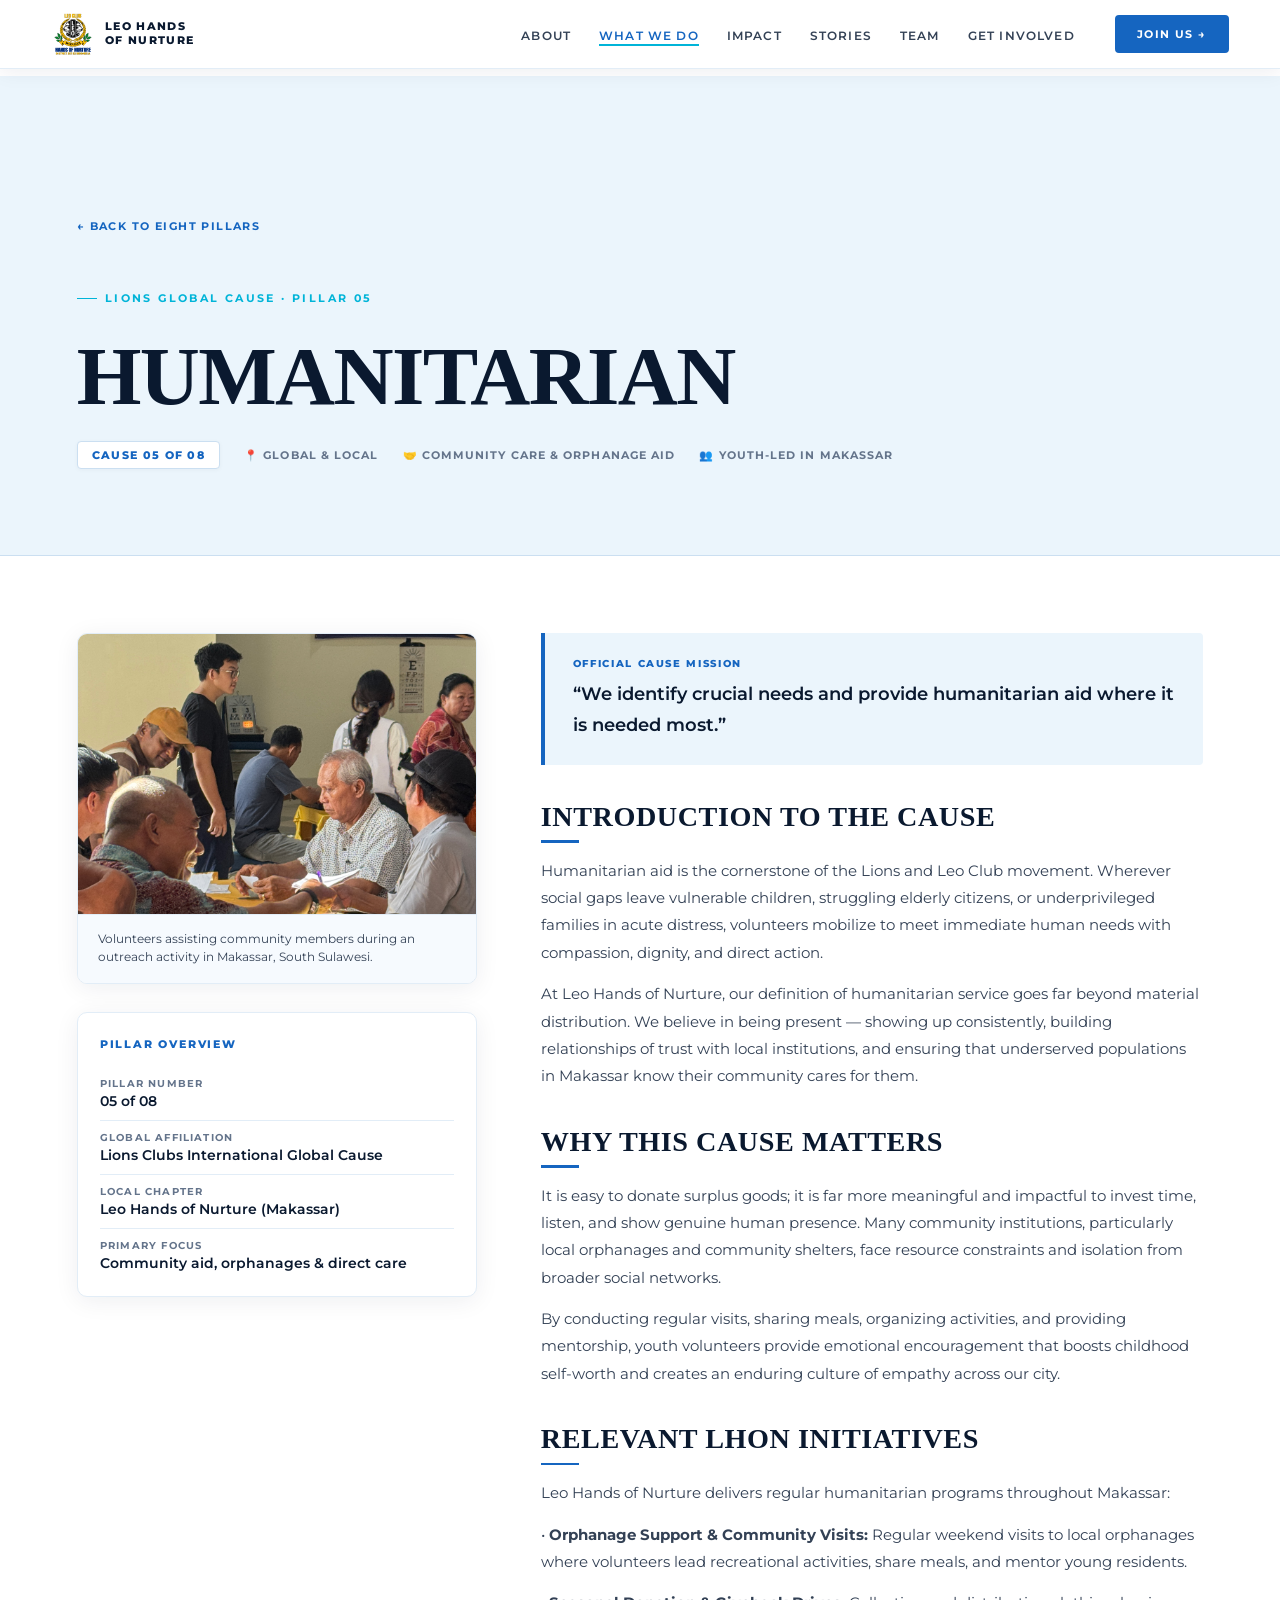
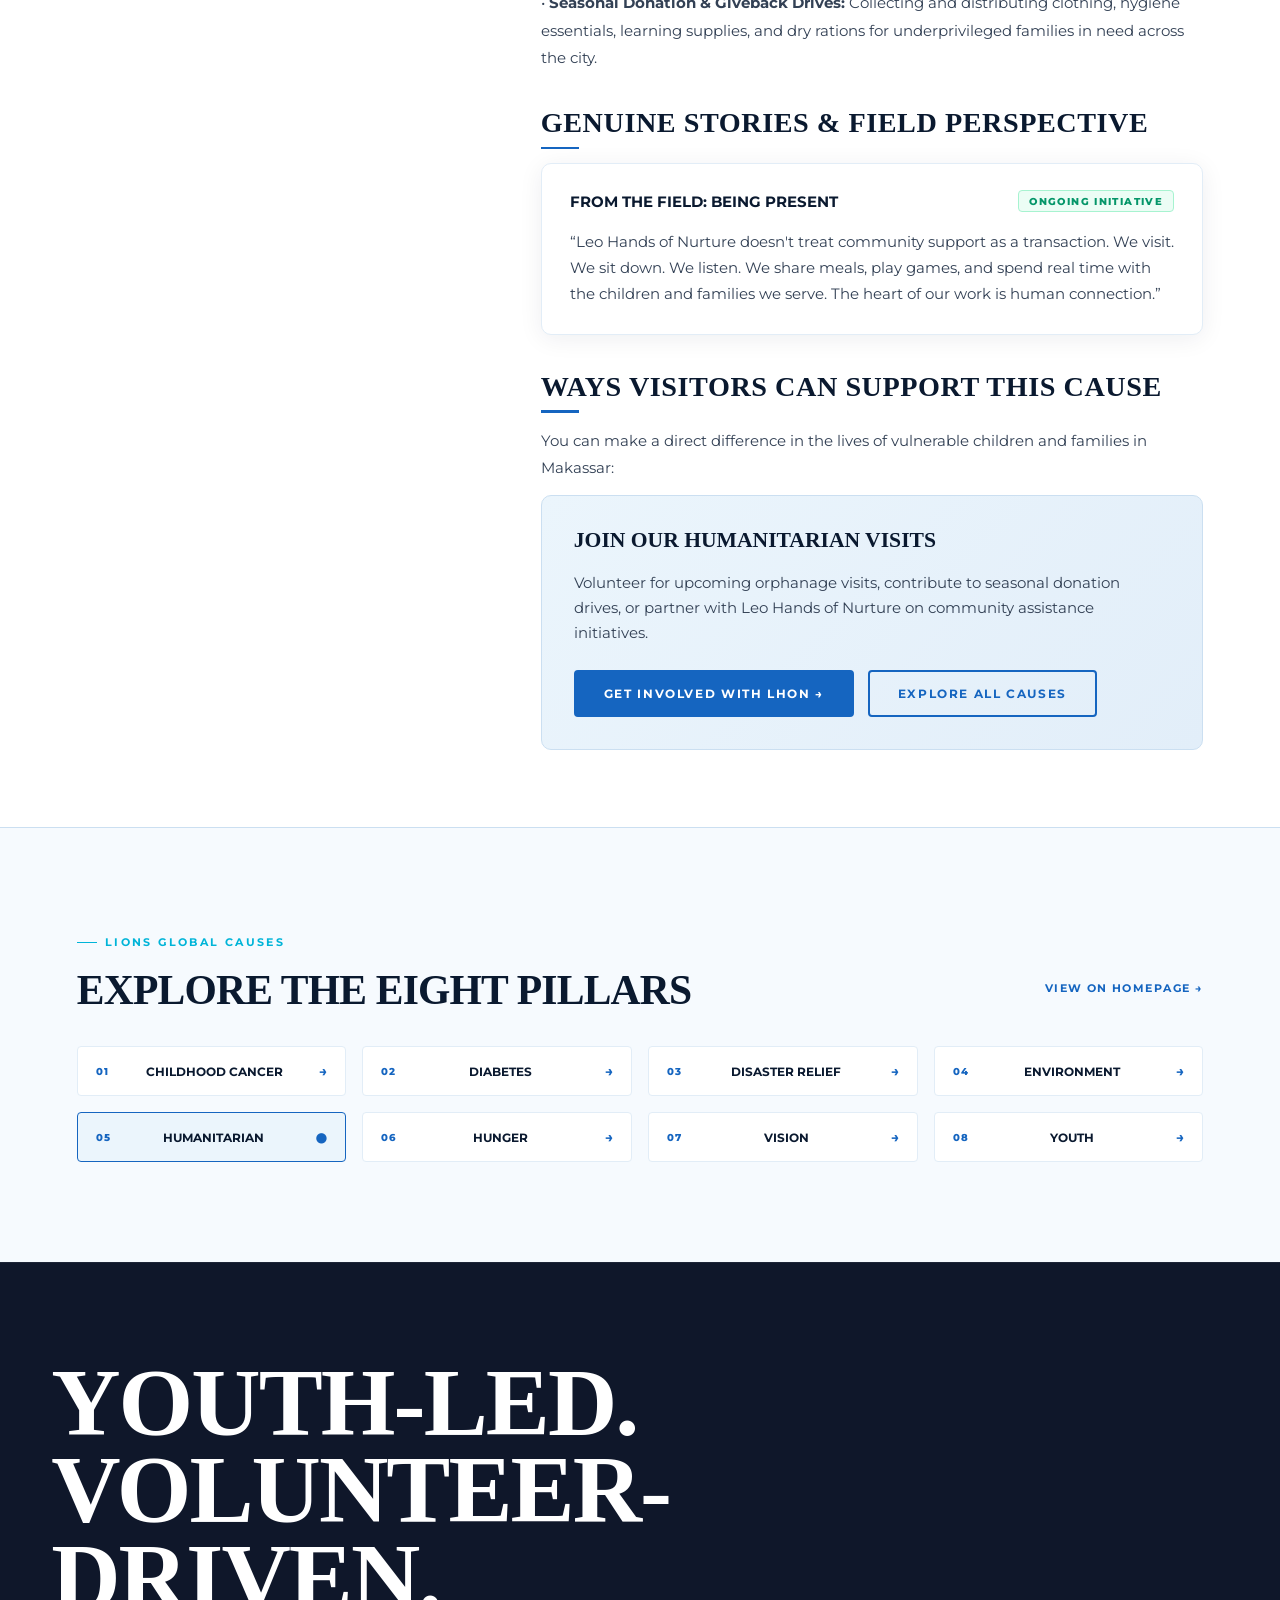
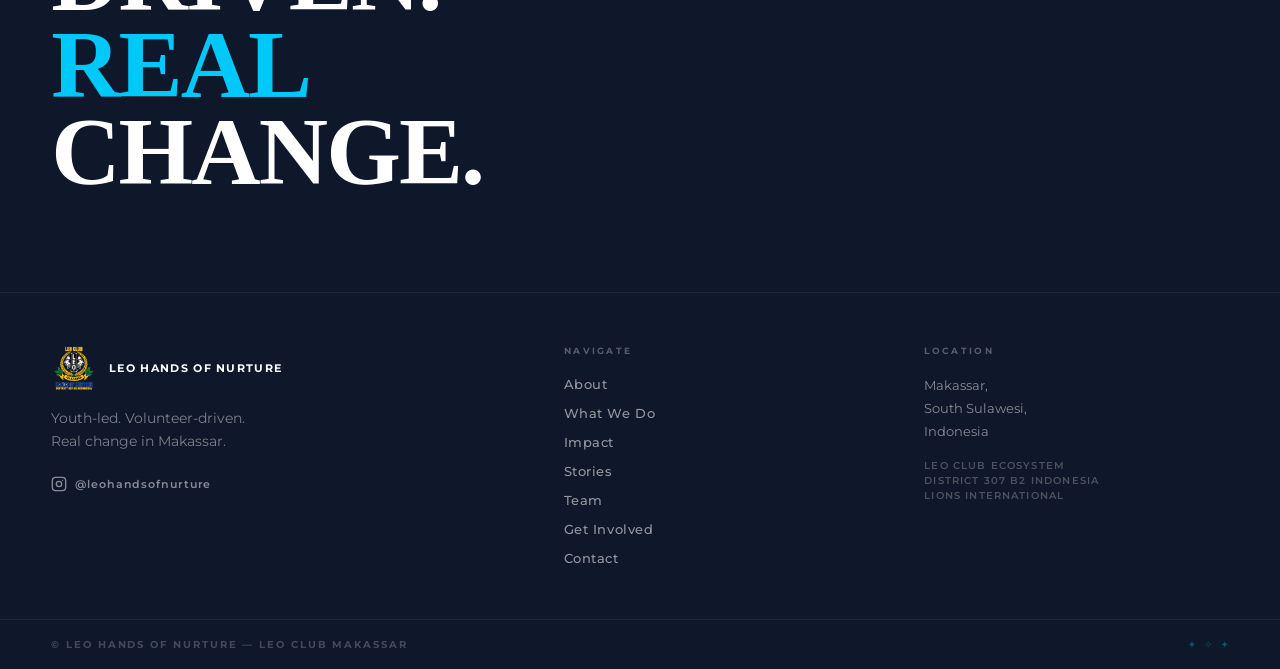
<file: causes/humanitarian.html>
<!DOCTYPE html>
<html lang="en">
<head>
  <meta charset="UTF-8" />
  <meta name="viewport" content="width=device-width, initial-scale=1.0" />
  <meta name="theme-color" content="#1565c0" />
  <title>Humanitarian — Cause Detail — Leo Hands of Nurture</title>
  <meta name="description" content="Humanitarian cause detail — Leo Hands of Nurture identifies crucial needs and provides humanitarian aid where it is needed most in Makassar, South Sulawesi." />
  <link rel="preconnect" href="https://fonts.googleapis.com" />
  <link rel="preconnect" href="https://fonts.gstatic.com" crossorigin />
  <link href="https://fonts.googleapis.com/css2?family=Montserrat:ital,wght@0,300;0,400;0,500;0,600;0,700;0,800;0,900;1,400;1,700&display=swap" rel="stylesheet" />
  <link rel="stylesheet" href="../styles.css" />
</head>
<body class="inner-page cause-detail-page" data-cause-id="humanitarian">

  <!-- ===================== NAVIGATION ===================== -->
  <header id="site-header" role="banner" class="scrolled">
    <nav class="nav-inner" aria-label="Primary navigation">
      <a href="../index.html#hero" class="nav-logo" aria-label="Leo Hands of Nurture — home">
        <img src="../assets/logo.png" alt="Leo Hands of Nurture logo" class="nav-logo-img" />
        <span class="nav-logo-text">LEO HANDS<br/>OF NURTURE</span>
      </a>
      <ul class="nav-links" role="list">
        <li><a href="../index.html#about">About</a></li>
        <li><a href="../index.html#what-we-do" class="nav-active">What We Do</a></li>
        <li><a href="../index.html#impact">Impact</a></li>
        <li><a href="../index.html#stories">Stories</a></li>
        <li><a href="../team.html">Team</a></li>
        <li><a href="../index.html#get-involved">Get Involved</a></li>
      </ul>
      <a href="../index.html#collaborate" class="nav-cta btn-primary">JOIN US →</a>
      <button class="nav-hamburger" id="nav-hamburger" aria-label="Open navigation menu" aria-expanded="false" aria-controls="mobile-menu">
        <span></span><span></span><span></span>
      </button>
    </nav>
  </header>

  <!-- ===================== MOBILE MENU ===================== -->
  <div id="mobile-menu" class="mobile-menu" role="dialog" aria-modal="true" aria-label="Navigation menu">
    <div class="mobile-menu-header">
      <a href="../index.html#hero" class="nav-logo" aria-label="Home">
        <img src="../assets/logo.png" alt="Leo Hands of Nurture logo" class="nav-logo-img" />
        <span class="nav-logo-text">LEO HANDS OF NURTURE</span>
      </a>
      <button class="mobile-menu-close" id="mobile-menu-close" aria-label="Close navigation menu">✕</button>
    </div>
    <ul class="mobile-nav-links" role="list">
      <li><a href="../index.html#about" class="mobile-nav-link">About</a></li>
      <li><a href="../index.html#what-we-do" class="mobile-nav-link">What We Do</a></li>
      <li><a href="../index.html#impact" class="mobile-nav-link">Impact</a></li>
      <li><a href="../index.html#stories" class="mobile-nav-link">Stories</a></li>
      <li><a href="../team.html" class="mobile-nav-link">Team</a></li>
      <li><a href="../index.html#get-involved" class="mobile-nav-link">Get Involved</a></li>
    </ul>
    <div class="mobile-menu-footer">
      <a href="../index.html#collaborate" class="btn-primary mobile-cta">JOIN US →</a>
      <p class="mobile-location">Makassar, South Sulawesi, Indonesia</p>
    </div>
  </div>
  <div class="mobile-menu-overlay" id="mobile-menu-overlay" hidden></div>

  <!-- ===================== MAIN CONTENT ===================== -->
  <main id="main-content">

    <!-- HERO SECTION -->
    <section class="cause-detail-hero" aria-labelledby="cause-title">
      <div class="cause-detail-container">
        <a class="back-link" href="../index.html#what-we-do">← BACK TO EIGHT PILLARS</a>
        <div class="cause-hero-header">
          <div class="section-label">LIONS GLOBAL CAUSE · PILLAR 05</div>
          <h1 id="cause-title" class="display-headline cause-hero-title">HUMANITARIAN</h1>
          <div class="cause-hero-meta-bar">
            <span class="cause-meta-pill">CAUSE 05 OF 08</span>
            <span class="cause-meta-item">📍 GLOBAL &amp; LOCAL</span>
            <span class="cause-meta-item">🤝 COMMUNITY CARE &amp; ORPHANAGE AID</span>
            <span class="cause-meta-item">👥 YOUTH-LED IN MAKASSAR</span>
          </div>
        </div>
      </div>
    </section>

    <!-- CONTENT GRID -->
    <section class="cause-detail-body">
      <div class="cause-detail-grid">

        <!-- LEFT SIDEBAR: Visual & Facts -->
        <aside class="cause-sidebar">
          <div class="cause-visual-card">
            <div class="cause-visual-media">
              <img src="../assets/images/IMG_4507.jpg" alt="Volunteers assisting community members during an outreach activity" loading="eager" style="object-position: center 42%;" />
            </div>
            <div class="cause-visual-caption">
              Volunteers assisting community members during an outreach activity in Makassar, South Sulawesi.
            </div>
          </div>

          <div class="cause-facts-card">
            <h3 class="cause-facts-title">PILLAR OVERVIEW</h3>
            <div class="cause-fact-row">
              <span class="cause-fact-label">Pillar Number</span>
              <span class="cause-fact-value">05 of 08</span>
            </div>
            <div class="cause-fact-row">
              <span class="cause-fact-label">Global Affiliation</span>
              <span class="cause-fact-value">Lions Clubs International Global Cause</span>
            </div>
            <div class="cause-fact-row">
              <span class="cause-fact-label">Local Chapter</span>
              <span class="cause-fact-value">Leo Hands of Nurture (Makassar)</span>
            </div>
            <div class="cause-fact-row">
              <span class="cause-fact-label">Primary Focus</span>
              <span class="cause-fact-value">Community aid, orphanages &amp; direct care</span>
            </div>
          </div>
        </aside>

        <!-- RIGHT CONTENT -->
        <div class="cause-content-col">

          <!-- Lead Mission Block -->
          <div class="cause-lead-block">
            <span class="cause-lead-label">OFFICIAL CAUSE MISSION</span>
            <p class="cause-lead-text">“We identify crucial needs and provide humanitarian aid where it is needed most.”</p>
          </div>

          <!-- Section 1: Introduction -->
          <article class="cause-section-block">
            <h2 class="cause-section-heading">INTRODUCTION TO THE CAUSE</h2>
            <p>Humanitarian aid is the cornerstone of the Lions and Leo Club movement. Wherever social gaps leave vulnerable children, struggling elderly citizens, or underprivileged families in acute distress, volunteers mobilize to meet immediate human needs with compassion, dignity, and direct action.</p>
            <p>At Leo Hands of Nurture, our definition of humanitarian service goes far beyond material distribution. We believe in being present — showing up consistently, building relationships of trust with local institutions, and ensuring that underserved populations in Makassar know their community cares for them.</p>
          </article>

          <!-- Section 2: Why This Cause Matters -->
          <article class="cause-section-block">
            <h2 class="cause-section-heading">WHY THIS CAUSE MATTERS</h2>
            <p>It is easy to donate surplus goods; it is far more meaningful and impactful to invest time, listen, and show genuine human presence. Many community institutions, particularly local orphanages and community shelters, face resource constraints and isolation from broader social networks.</p>
            <p>By conducting regular visits, sharing meals, organizing activities, and providing mentorship, youth volunteers provide emotional encouragement that boosts childhood self-worth and creates an enduring culture of empathy across our city.</p>
          </article>

          <!-- Section 3: Relevant LHON Initiatives -->
          <article class="cause-section-block">
            <h2 class="cause-section-heading">RELEVANT LHON INITIATIVES</h2>
            <p>Leo Hands of Nurture delivers regular humanitarian programs throughout Makassar:</p>
            <p>• <strong>Orphanage Support &amp; Community Visits:</strong> Regular weekend visits to local orphanages where volunteers lead recreational activities, share meals, and mentor young residents.</p>
            <p>• <strong>Seasonal Donation &amp; Giveback Drives:</strong> Collecting and distributing clothing, hygiene essentials, learning supplies, and dry rations for underprivileged families in need across the city.</p>
          </article>

          <!-- Section 4: Verified Impact & Field Status -->
          <article class="cause-section-block">
            <h2 class="cause-section-heading">GENUINE STORIES &amp; FIELD PERSPECTIVE</h2>
            <div class="cause-verified-impact">
              <div class="cause-verified-header">
                <strong style="color: var(--text-dark); font-size: 0.95rem;">FROM THE FIELD: BEING PRESENT</strong>
                <span class="cause-verified-tag">ONGOING INITIATIVE</span>
              </div>
              <p style="margin: 0; font-size: 0.92rem; line-height: 1.75; color: var(--text-mid);">
                “Leo Hands of Nurture doesn't treat community support as a transaction. We visit. We sit down. We listen. We share meals, play games, and spend real time with the children and families we serve. The heart of our work is human connection.”
              </p>
            </div>
          </article>

          <!-- Section 5: Ways to Get Involved -->
          <article class="cause-section-block">
            <h2 class="cause-section-heading">WAYS VISITORS CAN SUPPORT THIS CAUSE</h2>
            <p>You can make a direct difference in the lives of vulnerable children and families in Makassar:</p>
            <div class="cause-action-box">
              <h3>JOIN OUR HUMANITARIAN VISITS</h3>
              <p>Volunteer for upcoming orphanage visits, contribute to seasonal donation drives, or partner with Leo Hands of Nurture on community assistance initiatives.</p>
              <div class="cause-action-buttons">
                <a href="../index.html#collaborate" class="btn-primary">GET INVOLVED WITH LHON →</a>
                <a href="../index.html#what-we-do" class="btn-outline-light" style="color: var(--campaign-blue); border-color: var(--campaign-blue);">EXPLORE ALL CAUSES</a>
              </div>
            </div>
          </article>

        </div>
      </div>
    </section>

    <!-- ===================== ALL PILLARS SWITCHER ===================== -->
    <section class="cause-switcher-section" aria-labelledby="switcher-heading">
      <div class="cause-switcher-container">
        <div class="cause-switcher-header">
          <div>
            <div class="section-label">LIONS GLOBAL CAUSES</div>
            <h2 id="switcher-heading" class="display-headline cause-switcher-title">EXPLORE THE EIGHT PILLARS</h2>
          </div>
          <a href="../index.html#what-we-do" class="back-link" style="margin-bottom: 0;">VIEW ON HOMEPAGE →</a>
        </div>
        <div class="cause-switcher-grid" role="list">
          <a href="childhood-cancer.html" class="cause-switcher-card" role="listitem">
            <span class="cause-switcher-card-num">01</span>
            <span class="cause-switcher-card-name">Childhood Cancer</span>
            <span class="cause-switcher-card-arrow">→</span>
          </a>
          <a href="diabetes.html" class="cause-switcher-card" role="listitem">
            <span class="cause-switcher-card-num">02</span>
            <span class="cause-switcher-card-name">Diabetes</span>
            <span class="cause-switcher-card-arrow">→</span>
          </a>
          <a href="disaster-relief.html" class="cause-switcher-card" role="listitem">
            <span class="cause-switcher-card-num">03</span>
            <span class="cause-switcher-card-name">Disaster Relief</span>
            <span class="cause-switcher-card-arrow">→</span>
          </a>
          <a href="environment.html" class="cause-switcher-card" role="listitem">
            <span class="cause-switcher-card-num">04</span>
            <span class="cause-switcher-card-name">Environment</span>
            <span class="cause-switcher-card-arrow">→</span>
          </a>
          <a href="humanitarian.html" class="cause-switcher-card current" role="listitem" aria-current="page">
            <span class="cause-switcher-card-num">05</span>
            <span class="cause-switcher-card-name">Humanitarian</span>
            <span class="cause-switcher-card-arrow">●</span>
          </a>
          <a href="hunger.html" class="cause-switcher-card" role="listitem">
            <span class="cause-switcher-card-num">06</span>
            <span class="cause-switcher-card-name">Hunger</span>
            <span class="cause-switcher-card-arrow">→</span>
          </a>
          <a href="vision.html" class="cause-switcher-card" role="listitem">
            <span class="cause-switcher-card-num">07</span>
            <span class="cause-switcher-card-name">Vision</span>
            <span class="cause-switcher-card-arrow">→</span>
          </a>
          <a href="youth.html" class="cause-switcher-card" role="listitem">
            <span class="cause-switcher-card-num">08</span>
            <span class="cause-switcher-card-name">Youth</span>
            <span class="cause-switcher-card-arrow">→</span>
          </a>
        </div>
      </div>
    </section>

  </main>

  <!-- ===================== FOOTER ===================== -->
  <footer id="footer" class="site-footer" role="contentinfo">
    <div class="footer-top">
      <div class="footer-statement display-headline">
        <span>YOUTH-LED.</span>
        <span>VOLUNTEER-DRIVEN.</span>
        <span class="footer-accent">REAL</span>
        <span>CHANGE.</span>
      </div>
    </div>
    <div class="footer-body">
      <div class="footer-brand-col">
        <div class="footer-logo">
          <img src="../assets/logo.png" alt="Leo Club Makassar — Hands of Nurture" class="footer-logo-img" />
          <span>LEO HANDS OF NURTURE</span>
        </div>
        <p class="footer-tagline-text">Youth-led. Volunteer-driven.<br/>Real change in Makassar.</p>
        <a href="https://www.instagram.com" target="_blank" rel="noopener noreferrer" class="footer-instagram" aria-label="Follow Leo Hands of Nurture on Instagram">
          <svg viewBox="0 0 24 24" fill="none" stroke="currentColor" stroke-width="2" aria-hidden="true">
            <rect x="2" y="2" width="20" height="20" rx="5" ry="5"/>
            <circle cx="12" cy="12" r="4"/>
            <circle cx="17.5" cy="6.5" r="1" fill="currentColor" stroke="none"/>
          </svg>
          <span>@leohandsofnurture</span>
        </a>
      </div>
      <nav class="footer-nav-col" aria-label="Footer navigation">
        <h3 class="footer-nav-heading">NAVIGATE</h3>
        <ul role="list">
          <li><a href="../index.html#about">About</a></li>
          <li><a href="../index.html#what-we-do">What We Do</a></li>
          <li><a href="../index.html#impact">Impact</a></li>
          <li><a href="../index.html#stories">Stories</a></li>
          <li><a href="../team.html">Team</a></li>
          <li><a href="../index.html#get-involved">Get Involved</a></li>
          <li><a href="../index.html#collaborate">Contact</a></li>
        </ul>
      </nav>
      <div class="footer-location-col">
        <h3 class="footer-nav-heading">LOCATION</h3>
        <address class="footer-address">
          Makassar,<br/>South Sulawesi,<br/>Indonesia
        </address>
        <div class="footer-affiliation">
          <span>Leo Club Ecosystem</span>
          <span>District 307 B2 Indonesia</span>
          <span>Lions International</span>
        </div>
      </div>
    </div>
    <div class="footer-bottom">
      <span class="footer-copyright">© LEO HANDS OF NURTURE — LEO CLUB MAKASSAR</span>
      <div class="footer-bottom-sparkles" aria-hidden="true">
        <span>✦</span><span>✧</span><span>✦</span>
      </div>
    </div>
  </footer>

  <script src="../app.js"></script>
</body>
</html>
</file>
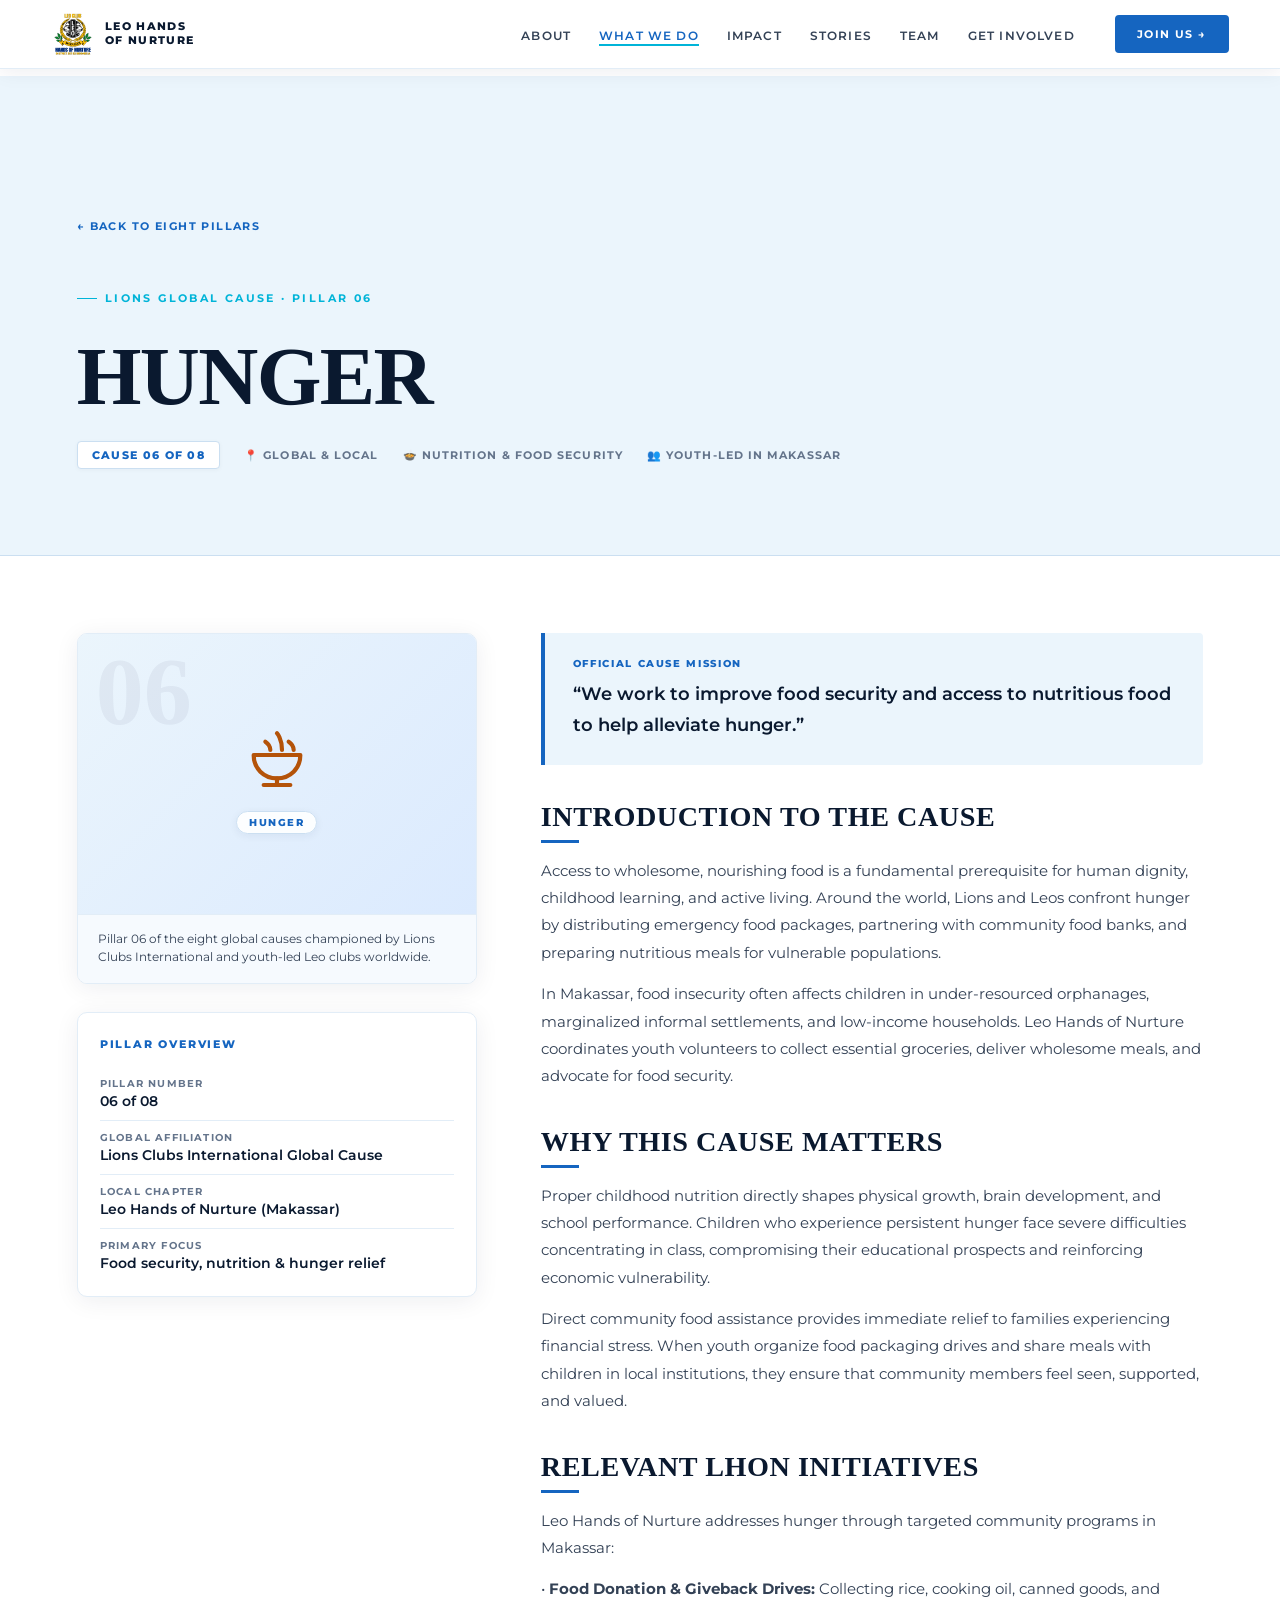
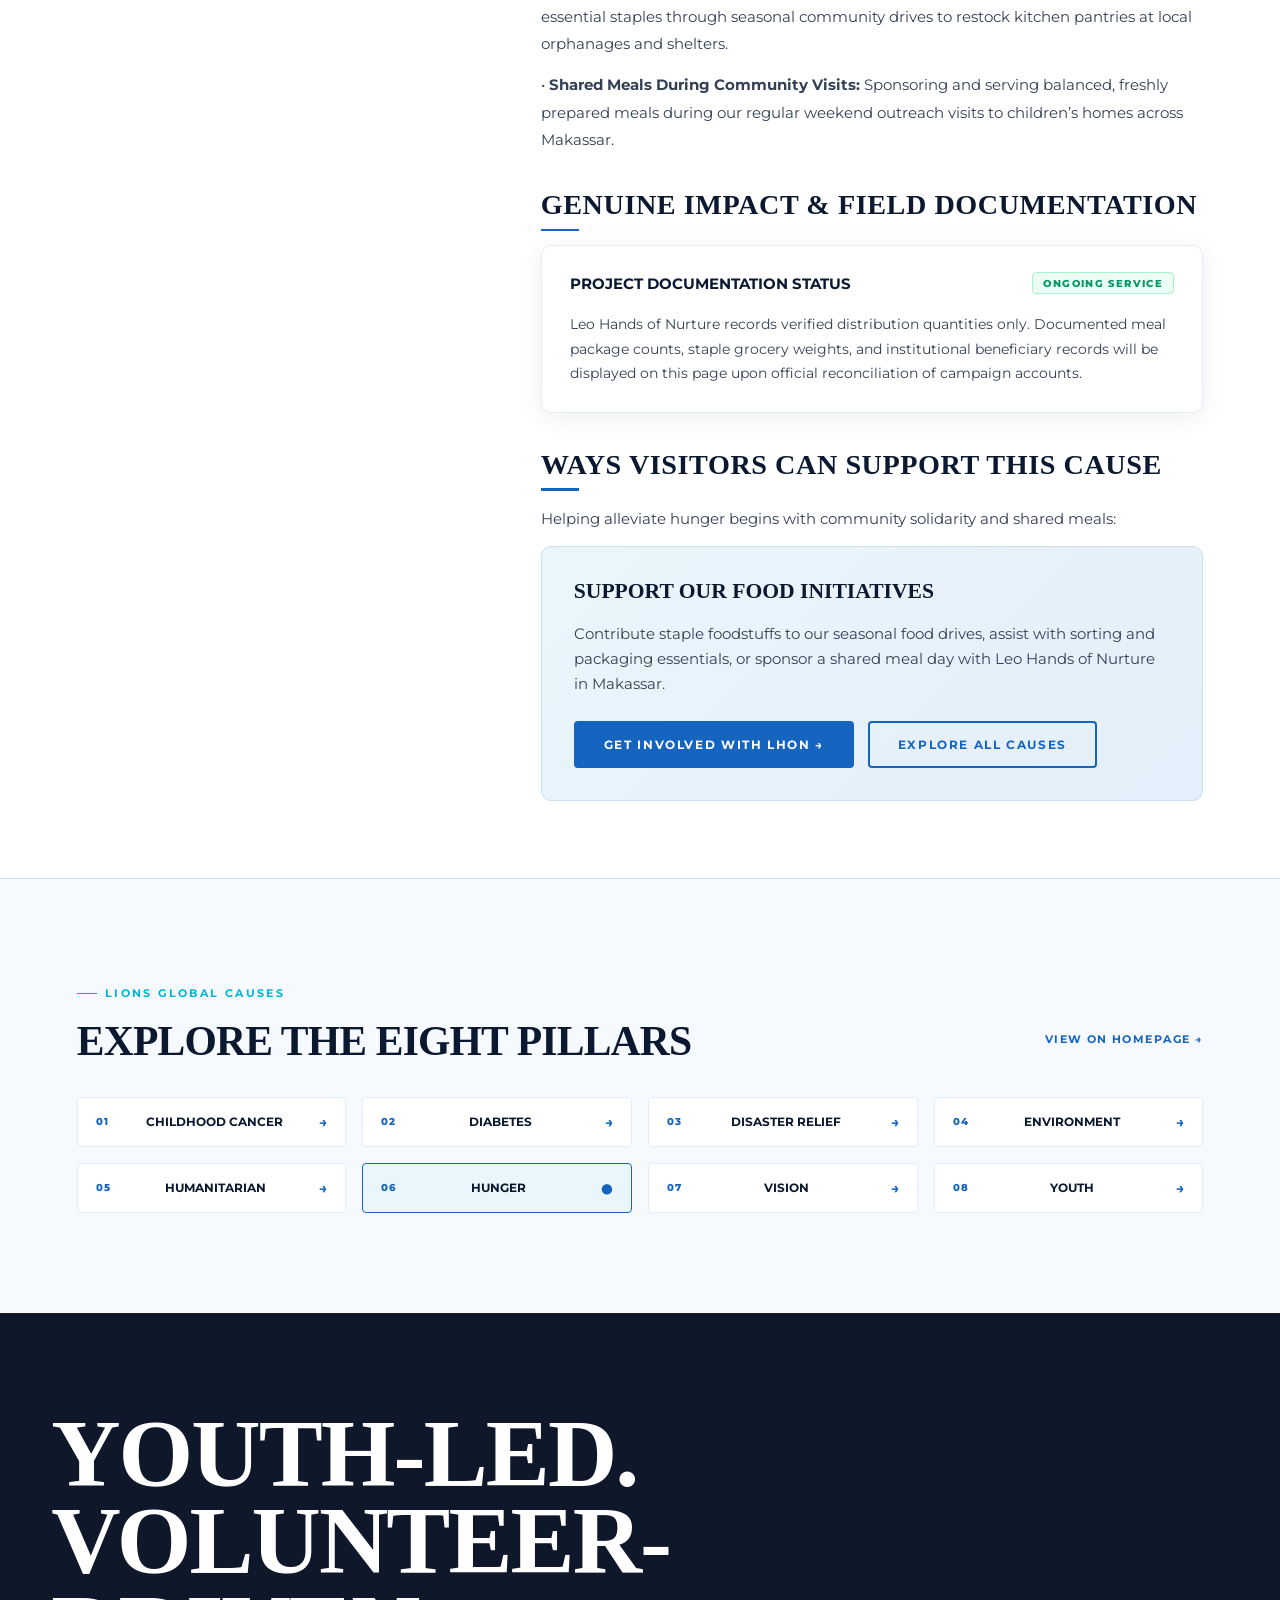
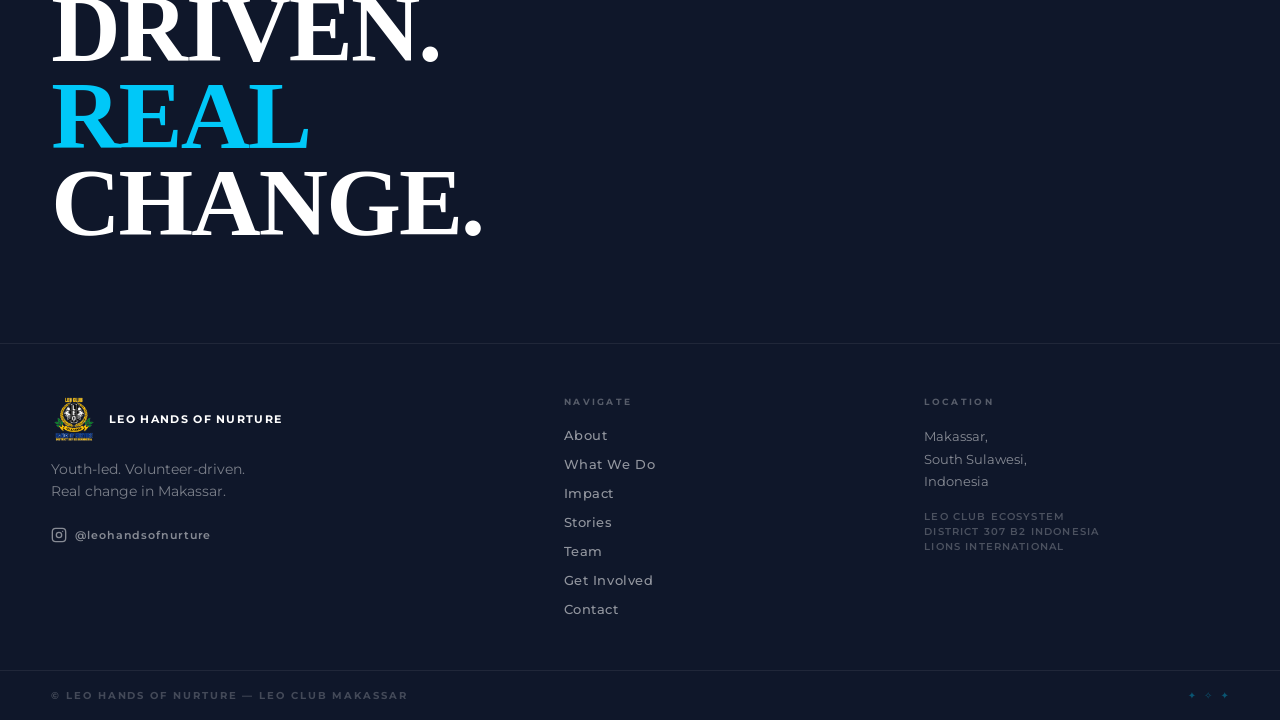
<file: causes/hunger.html>
<!DOCTYPE html>
<html lang="en">
<head>
  <meta charset="UTF-8" />
  <meta name="viewport" content="width=device-width, initial-scale=1.0" />
  <meta name="theme-color" content="#1565c0" />
  <title>Hunger — Cause Detail — Leo Hands of Nurture</title>
  <meta name="description" content="Hunger cause detail — Leo Hands of Nurture works to improve food security and access to nutritious food to help alleviate hunger in Makassar, South Sulawesi." />
  <link rel="preconnect" href="https://fonts.googleapis.com" />
  <link rel="preconnect" href="https://fonts.gstatic.com" crossorigin />
  <link href="https://fonts.googleapis.com/css2?family=Montserrat:ital,wght@0,300;0,400;0,500;0,600;0,700;0,800;0,900;1,400;1,700&display=swap" rel="stylesheet" />
  <link rel="stylesheet" href="../styles.css" />
</head>
<body class="inner-page cause-detail-page" data-cause-id="hunger">

  <!-- ===================== NAVIGATION ===================== -->
  <header id="site-header" role="banner" class="scrolled">
    <nav class="nav-inner" aria-label="Primary navigation">
      <a href="../index.html#hero" class="nav-logo" aria-label="Leo Hands of Nurture — home">
        <img src="../assets/logo.png" alt="Leo Hands of Nurture logo" class="nav-logo-img" />
        <span class="nav-logo-text">LEO HANDS<br/>OF NURTURE</span>
      </a>
      <ul class="nav-links" role="list">
        <li><a href="../index.html#about">About</a></li>
        <li><a href="../index.html#what-we-do" class="nav-active">What We Do</a></li>
        <li><a href="../index.html#impact">Impact</a></li>
        <li><a href="../index.html#stories">Stories</a></li>
        <li><a href="../team.html">Team</a></li>
        <li><a href="../index.html#get-involved">Get Involved</a></li>
      </ul>
      <a href="../index.html#collaborate" class="nav-cta btn-primary">JOIN US →</a>
      <button class="nav-hamburger" id="nav-hamburger" aria-label="Open navigation menu" aria-expanded="false" aria-controls="mobile-menu">
        <span></span><span></span><span></span>
      </button>
    </nav>
  </header>

  <!-- ===================== MOBILE MENU ===================== -->
  <div id="mobile-menu" class="mobile-menu" role="dialog" aria-modal="true" aria-label="Navigation menu">
    <div class="mobile-menu-header">
      <a href="../index.html#hero" class="nav-logo" aria-label="Home">
        <img src="../assets/logo.png" alt="Leo Hands of Nurture logo" class="nav-logo-img" />
        <span class="nav-logo-text">LEO HANDS OF NURTURE</span>
      </a>
      <button class="mobile-menu-close" id="mobile-menu-close" aria-label="Close navigation menu">✕</button>
    </div>
    <ul class="mobile-nav-links" role="list">
      <li><a href="../index.html#about" class="mobile-nav-link">About</a></li>
      <li><a href="../index.html#what-we-do" class="mobile-nav-link">What We Do</a></li>
      <li><a href="../index.html#impact" class="mobile-nav-link">Impact</a></li>
      <li><a href="../index.html#stories" class="mobile-nav-link">Stories</a></li>
      <li><a href="../team.html" class="mobile-nav-link">Team</a></li>
      <li><a href="../index.html#get-involved" class="mobile-nav-link">Get Involved</a></li>
    </ul>
    <div class="mobile-menu-footer">
      <a href="../index.html#collaborate" class="btn-primary mobile-cta">JOIN US →</a>
      <p class="mobile-location">Makassar, South Sulawesi, Indonesia</p>
    </div>
  </div>
  <div class="mobile-menu-overlay" id="mobile-menu-overlay" hidden></div>

  <!-- ===================== MAIN CONTENT ===================== -->
  <main id="main-content">

    <!-- HERO SECTION -->
    <section class="cause-detail-hero" aria-labelledby="cause-title">
      <div class="cause-detail-container">
        <a class="back-link" href="../index.html#what-we-do">← BACK TO EIGHT PILLARS</a>
        <div class="cause-hero-header">
          <div class="section-label">LIONS GLOBAL CAUSE · PILLAR 06</div>
          <h1 id="cause-title" class="display-headline cause-hero-title">HUNGER</h1>
          <div class="cause-hero-meta-bar">
            <span class="cause-meta-pill">CAUSE 06 OF 08</span>
            <span class="cause-meta-item">📍 GLOBAL &amp; LOCAL</span>
            <span class="cause-meta-item">🍲 NUTRITION &amp; FOOD SECURITY</span>
            <span class="cause-meta-item">👥 YOUTH-LED IN MAKASSAR</span>
          </div>
        </div>
      </div>
    </section>

    <!-- CONTENT GRID -->
    <section class="cause-detail-body">
      <div class="cause-detail-grid">

        <!-- LEFT SIDEBAR: Visual & Facts -->
        <aside class="cause-sidebar">
          <div class="cause-visual-card">
            <div class="cause-visual-media">
              <div class="cause-visual-graphic cause-hunger">
                <span class="cause-visual-watermark" aria-hidden="true">06</span>
                <svg viewBox="0 0 48 48" fill="none" stroke="currentColor" stroke-width="2.5" class="cause-svg" aria-hidden="true">
                  <path d="M10 24 C10 32 16 38 24 38 C32 38 38 32 38 24 H10 Z" stroke-linejoin="round"/>
                  <path d="M24 38 V42 M16 42 H32" stroke-linecap="round"/>
                  <path d="M17 16 C17 16 20 18 20 21 M24 11 C24 11 27 14 27 21 M31 16 C31 16 34 18 34 21" stroke-linecap="round"/>
                </svg>
                <span class="wwd-cause-badge">HUNGER</span>
              </div>
            </div>
            <div class="cause-visual-caption">
              Pillar 06 of the eight global causes championed by Lions Clubs International and youth-led Leo clubs worldwide.
            </div>
          </div>

          <div class="cause-facts-card">
            <h3 class="cause-facts-title">PILLAR OVERVIEW</h3>
            <div class="cause-fact-row">
              <span class="cause-fact-label">Pillar Number</span>
              <span class="cause-fact-value">06 of 08</span>
            </div>
            <div class="cause-fact-row">
              <span class="cause-fact-label">Global Affiliation</span>
              <span class="cause-fact-value">Lions Clubs International Global Cause</span>
            </div>
            <div class="cause-fact-row">
              <span class="cause-fact-label">Local Chapter</span>
              <span class="cause-fact-value">Leo Hands of Nurture (Makassar)</span>
            </div>
            <div class="cause-fact-row">
              <span class="cause-fact-label">Primary Focus</span>
              <span class="cause-fact-value">Food security, nutrition &amp; hunger relief</span>
            </div>
          </div>
        </aside>

        <!-- RIGHT CONTENT -->
        <div class="cause-content-col">

          <!-- Lead Mission Block -->
          <div class="cause-lead-block">
            <span class="cause-lead-label">OFFICIAL CAUSE MISSION</span>
            <p class="cause-lead-text">“We work to improve food security and access to nutritious food to help alleviate hunger.”</p>
          </div>

          <!-- Section 1: Introduction -->
          <article class="cause-section-block">
            <h2 class="cause-section-heading">INTRODUCTION TO THE CAUSE</h2>
            <p>Access to wholesome, nourishing food is a fundamental prerequisite for human dignity, childhood learning, and active living. Around the world, Lions and Leos confront hunger by distributing emergency food packages, partnering with community food banks, and preparing nutritious meals for vulnerable populations.</p>
            <p>In Makassar, food insecurity often affects children in under-resourced orphanages, marginalized informal settlements, and low-income households. Leo Hands of Nurture coordinates youth volunteers to collect essential groceries, deliver wholesome meals, and advocate for food security.</p>
          </article>

          <!-- Section 2: Why This Cause Matters -->
          <article class="cause-section-block">
            <h2 class="cause-section-heading">WHY THIS CAUSE MATTERS</h2>
            <p>Proper childhood nutrition directly shapes physical growth, brain development, and school performance. Children who experience persistent hunger face severe difficulties concentrating in class, compromising their educational prospects and reinforcing economic vulnerability.</p>
            <p>Direct community food assistance provides immediate relief to families experiencing financial stress. When youth organize food packaging drives and share meals with children in local institutions, they ensure that community members feel seen, supported, and valued.</p>
          </article>

          <!-- Section 3: Relevant LHON Initiatives -->
          <article class="cause-section-block">
            <h2 class="cause-section-heading">RELEVANT LHON INITIATIVES</h2>
            <p>Leo Hands of Nurture addresses hunger through targeted community programs in Makassar:</p>
            <p>• <strong>Food Donation &amp; Giveback Drives:</strong> Collecting rice, cooking oil, canned goods, and essential staples through seasonal community drives to restock kitchen pantries at local orphanages and shelters.</p>
            <p>• <strong>Shared Meals During Community Visits:</strong> Sponsoring and serving balanced, freshly prepared meals during our regular weekend outreach visits to children’s homes across Makassar.</p>
          </article>

          <!-- Section 4: Verified Impact & Field Status -->
          <article class="cause-section-block">
            <h2 class="cause-section-heading">GENUINE IMPACT &amp; FIELD DOCUMENTATION</h2>
            <div class="cause-verified-impact">
              <div class="cause-verified-header">
                <strong style="color: var(--text-dark); font-size: 0.95rem;">PROJECT DOCUMENTATION STATUS</strong>
                <span class="cause-verified-tag">ONGOING SERVICE</span>
              </div>
              <p style="margin: 0; font-size: 0.9rem; line-height: 1.7; color: var(--text-mid);">
                Leo Hands of Nurture records verified distribution quantities only. Documented meal package counts, staple grocery weights, and institutional beneficiary records will be displayed on this page upon official reconciliation of campaign accounts.
              </p>
            </div>
          </article>

          <!-- Section 5: Ways to Get Involved -->
          <article class="cause-section-block">
            <h2 class="cause-section-heading">WAYS VISITORS CAN SUPPORT THIS CAUSE</h2>
            <p>Helping alleviate hunger begins with community solidarity and shared meals:</p>
            <div class="cause-action-box">
              <h3>SUPPORT OUR FOOD INITIATIVES</h3>
              <p>Contribute staple foodstuffs to our seasonal food drives, assist with sorting and packaging essentials, or sponsor a shared meal day with Leo Hands of Nurture in Makassar.</p>
              <div class="cause-action-buttons">
                <a href="../index.html#collaborate" class="btn-primary">GET INVOLVED WITH LHON →</a>
                <a href="../index.html#what-we-do" class="btn-outline-light" style="color: var(--campaign-blue); border-color: var(--campaign-blue);">EXPLORE ALL CAUSES</a>
              </div>
            </div>
          </article>

        </div>
      </div>
    </section>

    <!-- ===================== ALL PILLARS SWITCHER ===================== -->
    <section class="cause-switcher-section" aria-labelledby="switcher-heading">
      <div class="cause-switcher-container">
        <div class="cause-switcher-header">
          <div>
            <div class="section-label">LIONS GLOBAL CAUSES</div>
            <h2 id="switcher-heading" class="display-headline cause-switcher-title">EXPLORE THE EIGHT PILLARS</h2>
          </div>
          <a href="../index.html#what-we-do" class="back-link" style="margin-bottom: 0;">VIEW ON HOMEPAGE →</a>
        </div>
        <div class="cause-switcher-grid" role="list">
          <a href="childhood-cancer.html" class="cause-switcher-card" role="listitem">
            <span class="cause-switcher-card-num">01</span>
            <span class="cause-switcher-card-name">Childhood Cancer</span>
            <span class="cause-switcher-card-arrow">→</span>
          </a>
          <a href="diabetes.html" class="cause-switcher-card" role="listitem">
            <span class="cause-switcher-card-num">02</span>
            <span class="cause-switcher-card-name">Diabetes</span>
            <span class="cause-switcher-card-arrow">→</span>
          </a>
          <a href="disaster-relief.html" class="cause-switcher-card" role="listitem">
            <span class="cause-switcher-card-num">03</span>
            <span class="cause-switcher-card-name">Disaster Relief</span>
            <span class="cause-switcher-card-arrow">→</span>
          </a>
          <a href="environment.html" class="cause-switcher-card" role="listitem">
            <span class="cause-switcher-card-num">04</span>
            <span class="cause-switcher-card-name">Environment</span>
            <span class="cause-switcher-card-arrow">→</span>
          </a>
          <a href="humanitarian.html" class="cause-switcher-card" role="listitem">
            <span class="cause-switcher-card-num">05</span>
            <span class="cause-switcher-card-name">Humanitarian</span>
            <span class="cause-switcher-card-arrow">→</span>
          </a>
          <a href="hunger.html" class="cause-switcher-card current" role="listitem" aria-current="page">
            <span class="cause-switcher-card-num">06</span>
            <span class="cause-switcher-card-name">Hunger</span>
            <span class="cause-switcher-card-arrow">●</span>
          </a>
          <a href="vision.html" class="cause-switcher-card" role="listitem">
            <span class="cause-switcher-card-num">07</span>
            <span class="cause-switcher-card-name">Vision</span>
            <span class="cause-switcher-card-arrow">→</span>
          </a>
          <a href="youth.html" class="cause-switcher-card" role="listitem">
            <span class="cause-switcher-card-num">08</span>
            <span class="cause-switcher-card-name">Youth</span>
            <span class="cause-switcher-card-arrow">→</span>
          </a>
        </div>
      </div>
    </section>

  </main>

  <!-- ===================== FOOTER ===================== -->
  <footer id="footer" class="site-footer" role="contentinfo">
    <div class="footer-top">
      <div class="footer-statement display-headline">
        <span>YOUTH-LED.</span>
        <span>VOLUNTEER-DRIVEN.</span>
        <span class="footer-accent">REAL</span>
        <span>CHANGE.</span>
      </div>
    </div>
    <div class="footer-body">
      <div class="footer-brand-col">
        <div class="footer-logo">
          <img src="../assets/logo.png" alt="Leo Club Makassar — Hands of Nurture" class="footer-logo-img" />
          <span>LEO HANDS OF NURTURE</span>
        </div>
        <p class="footer-tagline-text">Youth-led. Volunteer-driven.<br/>Real change in Makassar.</p>
        <a href="https://www.instagram.com" target="_blank" rel="noopener noreferrer" class="footer-instagram" aria-label="Follow Leo Hands of Nurture on Instagram">
          <svg viewBox="0 0 24 24" fill="none" stroke="currentColor" stroke-width="2" aria-hidden="true">
            <rect x="2" y="2" width="20" height="20" rx="5" ry="5"/>
            <circle cx="12" cy="12" r="4"/>
            <circle cx="17.5" cy="6.5" r="1" fill="currentColor" stroke="none"/>
          </svg>
          <span>@leohandsofnurture</span>
        </a>
      </div>
      <nav class="footer-nav-col" aria-label="Footer navigation">
        <h3 class="footer-nav-heading">NAVIGATE</h3>
        <ul role="list">
          <li><a href="../index.html#about">About</a></li>
          <li><a href="../index.html#what-we-do">What We Do</a></li>
          <li><a href="../index.html#impact">Impact</a></li>
          <li><a href="../index.html#stories">Stories</a></li>
          <li><a href="../team.html">Team</a></li>
          <li><a href="../index.html#get-involved">Get Involved</a></li>
          <li><a href="../index.html#collaborate">Contact</a></li>
        </ul>
      </nav>
      <div class="footer-location-col">
        <h3 class="footer-nav-heading">LOCATION</h3>
        <address class="footer-address">
          Makassar,<br/>South Sulawesi,<br/>Indonesia
        </address>
        <div class="footer-affiliation">
          <span>Leo Club Ecosystem</span>
          <span>District 307 B2 Indonesia</span>
          <span>Lions International</span>
        </div>
      </div>
    </div>
    <div class="footer-bottom">
      <span class="footer-copyright">© LEO HANDS OF NURTURE — LEO CLUB MAKASSAR</span>
      <div class="footer-bottom-sparkles" aria-hidden="true">
        <span>✦</span><span>✧</span><span>✦</span>
      </div>
    </div>
  </footer>

  <script src="../app.js"></script>
</body>
</html>
</file>
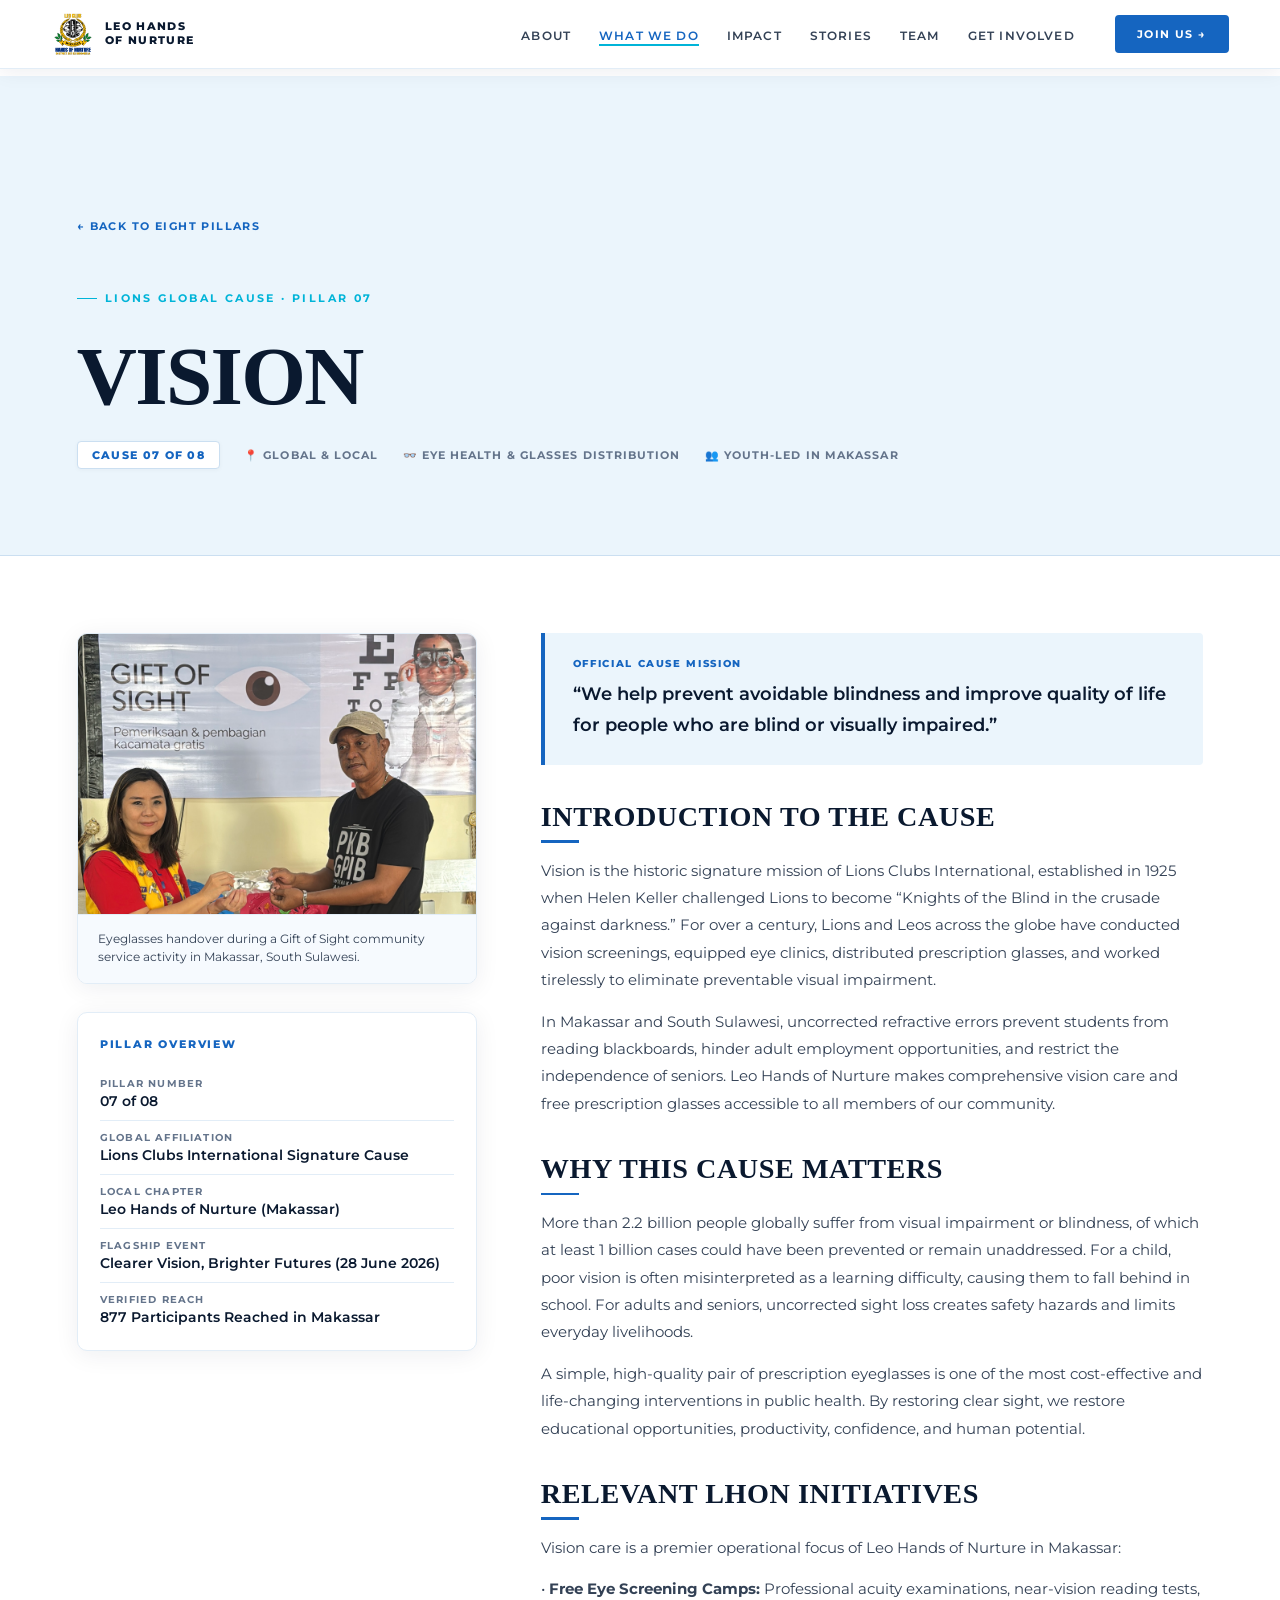
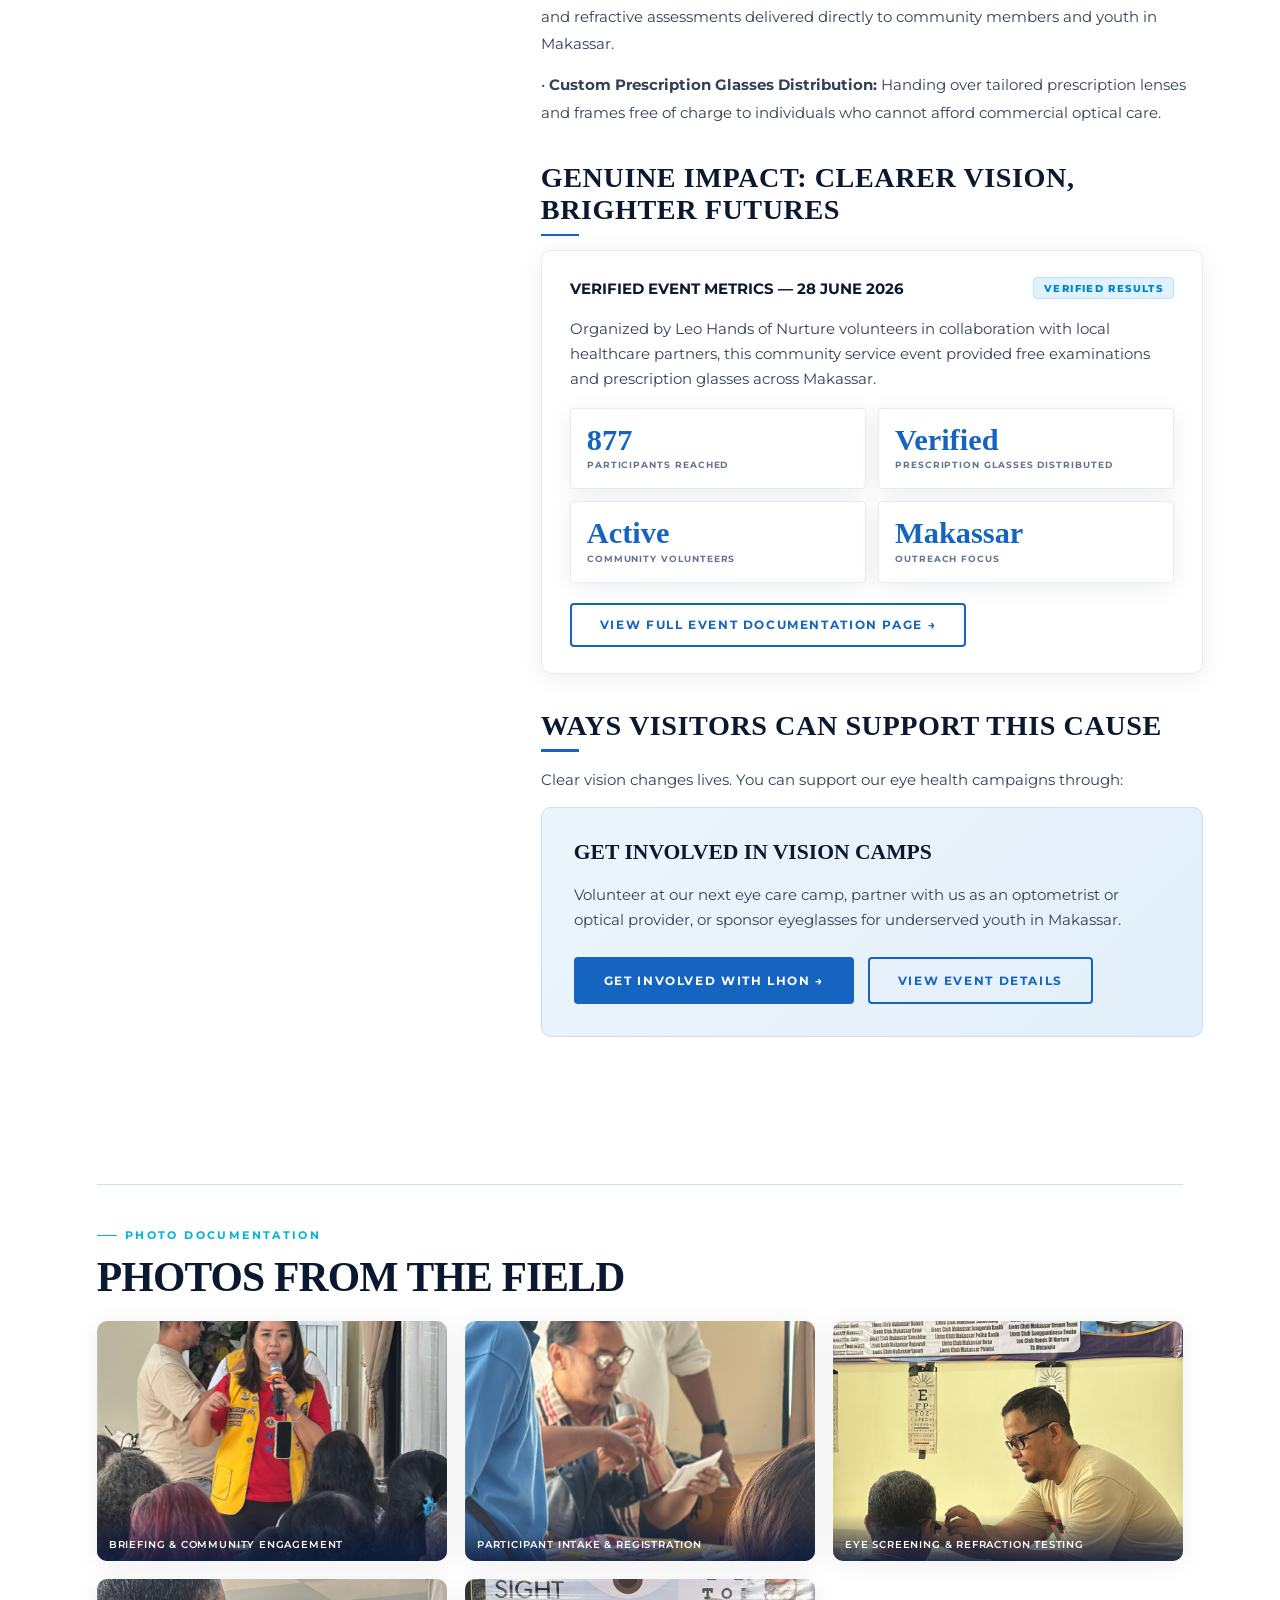
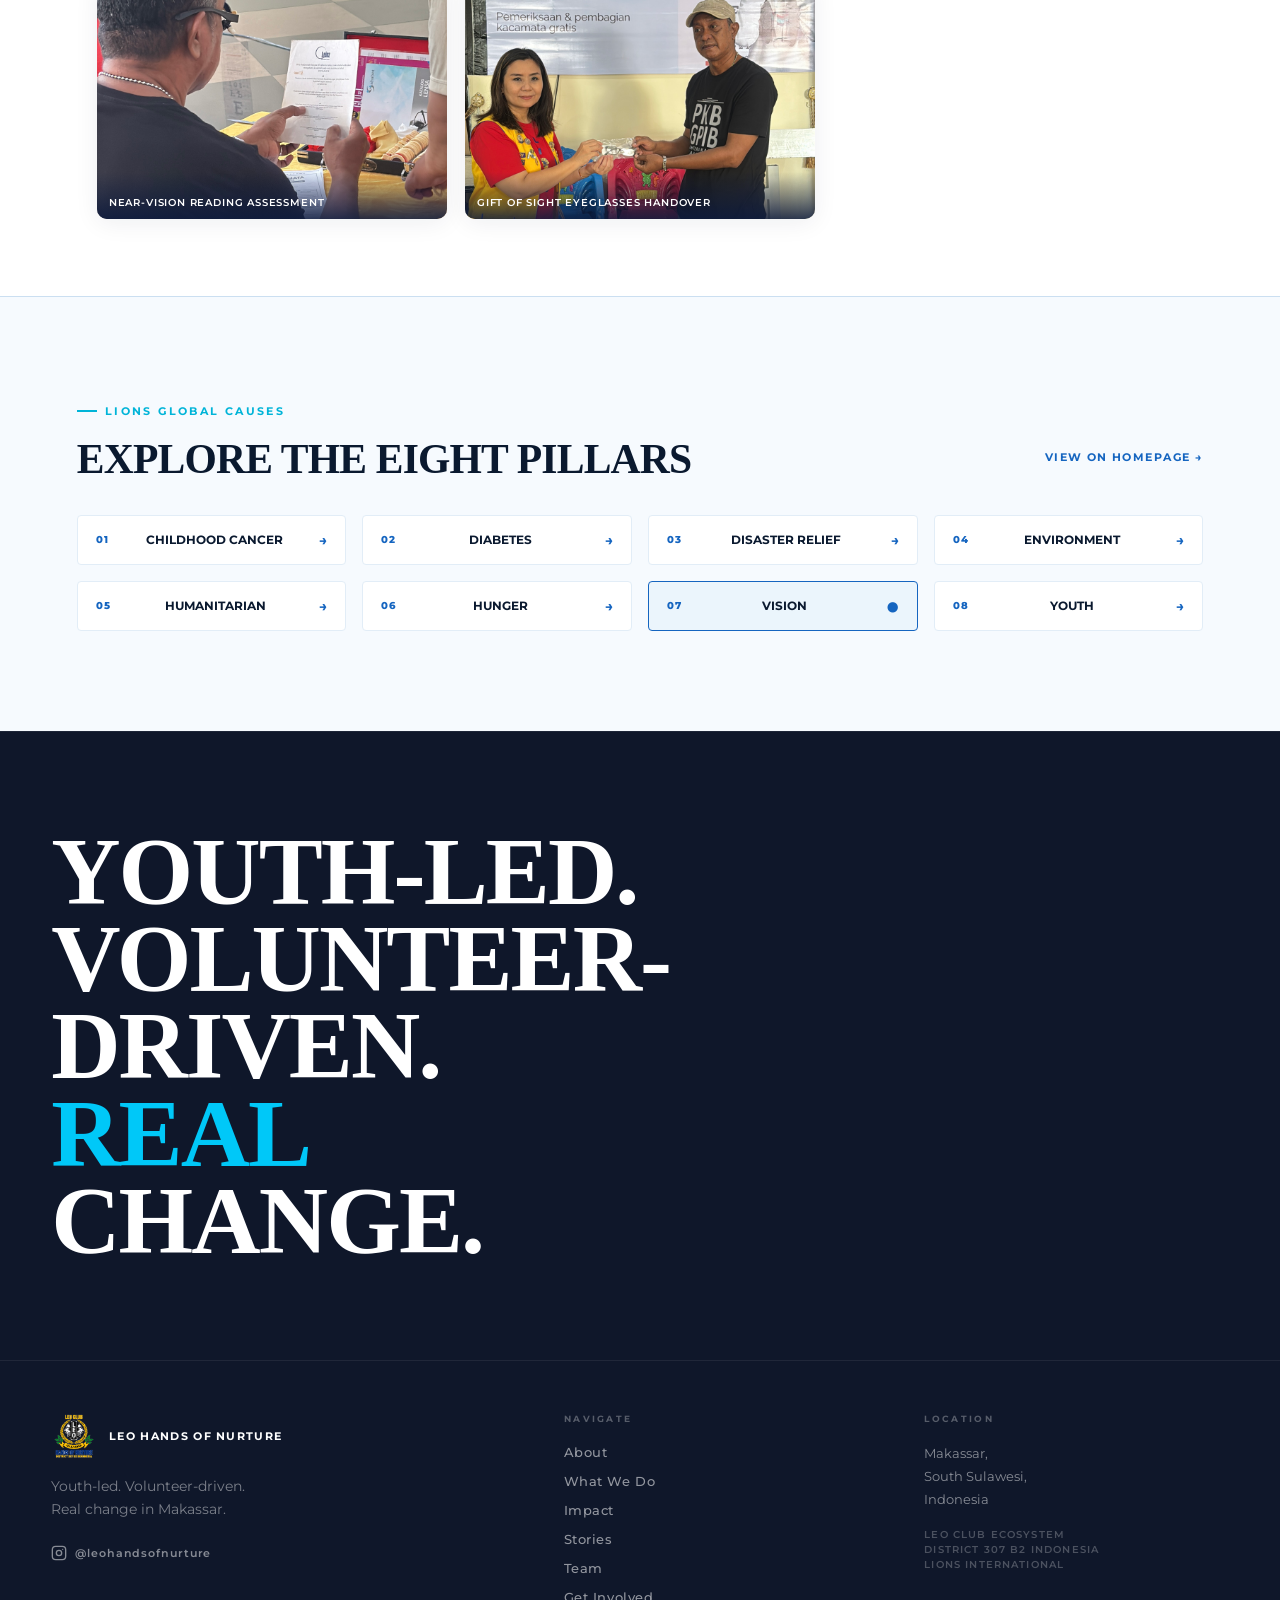
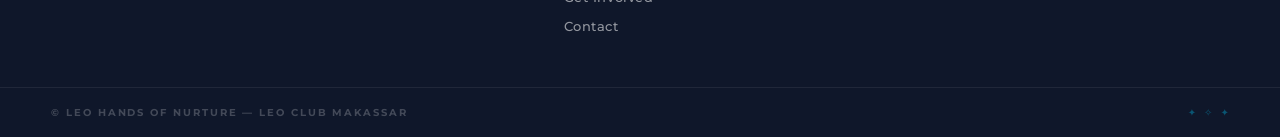
<file: causes/vision.html>
<!DOCTYPE html>
<html lang="en">
<head>
  <meta charset="UTF-8" />
  <meta name="viewport" content="width=device-width, initial-scale=1.0" />
  <meta name="theme-color" content="#1565c0" />
  <title>Vision — Cause Detail — Leo Hands of Nurture</title>
  <meta name="description" content="Vision cause detail — Leo Hands of Nurture helps prevent avoidable blindness and improve quality of life for people who are blind or visually impaired in Makassar." />
  <link rel="preconnect" href="https://fonts.googleapis.com" />
  <link rel="preconnect" href="https://fonts.gstatic.com" crossorigin />
  <link href="https://fonts.googleapis.com/css2?family=Montserrat:ital,wght@0,300;0,400;0,500;0,600;0,700;0,800;0,900;1,400;1,700&display=swap" rel="stylesheet" />
  <link rel="stylesheet" href="../styles.css" />
</head>
<body class="inner-page cause-detail-page" data-cause-id="vision">

  <!-- ===================== NAVIGATION ===================== -->
  <header id="site-header" role="banner" class="scrolled">
    <nav class="nav-inner" aria-label="Primary navigation">
      <a href="../index.html#hero" class="nav-logo" aria-label="Leo Hands of Nurture — home">
        <img src="../assets/logo.png" alt="Leo Hands of Nurture logo" class="nav-logo-img" />
        <span class="nav-logo-text">LEO HANDS<br/>OF NURTURE</span>
      </a>
      <ul class="nav-links" role="list">
        <li><a href="../index.html#about">About</a></li>
        <li><a href="../index.html#what-we-do" class="nav-active">What We Do</a></li>
        <li><a href="../index.html#impact">Impact</a></li>
        <li><a href="../index.html#stories">Stories</a></li>
        <li><a href="../team.html">Team</a></li>
        <li><a href="../index.html#get-involved">Get Involved</a></li>
      </ul>
      <a href="../index.html#collaborate" class="nav-cta btn-primary">JOIN US →</a>
      <button class="nav-hamburger" id="nav-hamburger" aria-label="Open navigation menu" aria-expanded="false" aria-controls="mobile-menu">
        <span></span><span></span><span></span>
      </button>
    </nav>
  </header>

  <!-- ===================== MOBILE MENU ===================== -->
  <div id="mobile-menu" class="mobile-menu" role="dialog" aria-modal="true" aria-label="Navigation menu">
    <div class="mobile-menu-header">
      <a href="../index.html#hero" class="nav-logo" aria-label="Home">
        <img src="../assets/logo.png" alt="Leo Hands of Nurture logo" class="nav-logo-img" />
        <span class="nav-logo-text">LEO HANDS OF NURTURE</span>
      </a>
      <button class="mobile-menu-close" id="mobile-menu-close" aria-label="Close navigation menu">✕</button>
    </div>
    <ul class="mobile-nav-links" role="list">
      <li><a href="../index.html#about" class="mobile-nav-link">About</a></li>
      <li><a href="../index.html#what-we-do" class="mobile-nav-link">What We Do</a></li>
      <li><a href="../index.html#impact" class="mobile-nav-link">Impact</a></li>
      <li><a href="../index.html#stories" class="mobile-nav-link">Stories</a></li>
      <li><a href="../team.html" class="mobile-nav-link">Team</a></li>
      <li><a href="../index.html#get-involved" class="mobile-nav-link">Get Involved</a></li>
    </ul>
    <div class="mobile-menu-footer">
      <a href="../index.html#collaborate" class="btn-primary mobile-cta">JOIN US →</a>
      <p class="mobile-location">Makassar, South Sulawesi, Indonesia</p>
    </div>
  </div>
  <div class="mobile-menu-overlay" id="mobile-menu-overlay" hidden></div>

  <!-- ===================== MAIN CONTENT ===================== -->
  <main id="main-content">

    <!-- HERO SECTION -->
    <section class="cause-detail-hero" aria-labelledby="cause-title">
      <div class="cause-detail-container">
        <a class="back-link" href="../index.html#what-we-do">← BACK TO EIGHT PILLARS</a>
        <div class="cause-hero-header">
          <div class="section-label">LIONS GLOBAL CAUSE · PILLAR 07</div>
          <h1 id="cause-title" class="display-headline cause-hero-title">VISION</h1>
          <div class="cause-hero-meta-bar">
            <span class="cause-meta-pill">CAUSE 07 OF 08</span>
            <span class="cause-meta-item">📍 GLOBAL &amp; LOCAL</span>
            <span class="cause-meta-item">👓 EYE HEALTH &amp; GLASSES DISTRIBUTION</span>
            <span class="cause-meta-item">👥 YOUTH-LED IN MAKASSAR</span>
          </div>
        </div>
      </div>
    </section>

    <!-- CONTENT GRID -->
    <section class="cause-detail-body">
      <div class="cause-detail-grid">

        <!-- LEFT SIDEBAR: Visual & Facts -->
        <aside class="cause-sidebar">
          <div class="cause-visual-card">
            <div class="cause-visual-media">
              <img src="../assets/images/IMG_4521.jpg" alt="Eyeglasses handover during a Gift of Sight community service activity" loading="eager" style="object-position: center 38%;" />
            </div>
            <div class="cause-visual-caption">
              Eyeglasses handover during a Gift of Sight community service activity in Makassar, South Sulawesi.
            </div>
          </div>

          <div class="cause-facts-card">
            <h3 class="cause-facts-title">PILLAR OVERVIEW</h3>
            <div class="cause-fact-row">
              <span class="cause-fact-label">Pillar Number</span>
              <span class="cause-fact-value">07 of 08</span>
            </div>
            <div class="cause-fact-row">
              <span class="cause-fact-label">Global Affiliation</span>
              <span class="cause-fact-value">Lions Clubs International Signature Cause</span>
            </div>
            <div class="cause-fact-row">
              <span class="cause-fact-label">Local Chapter</span>
              <span class="cause-fact-value">Leo Hands of Nurture (Makassar)</span>
            </div>
            <div class="cause-fact-row">
              <span class="cause-fact-label">Flagship Event</span>
              <span class="cause-fact-value">Clearer Vision, Brighter Futures (28 June 2026)</span>
            </div>
            <div class="cause-fact-row">
              <span class="cause-fact-label">Verified Reach</span>
              <span class="cause-fact-value">877 Participants Reached in Makassar</span>
            </div>
          </div>
        </aside>

        <!-- RIGHT CONTENT -->
        <div class="cause-content-col">

          <!-- Lead Mission Block -->
          <div class="cause-lead-block">
            <span class="cause-lead-label">OFFICIAL CAUSE MISSION</span>
            <p class="cause-lead-text">“We help prevent avoidable blindness and improve quality of life for people who are blind or visually impaired.”</p>
          </div>

          <!-- Section 1: Introduction -->
          <article class="cause-section-block">
            <h2 class="cause-section-heading">INTRODUCTION TO THE CAUSE</h2>
            <p>Vision is the historic signature mission of Lions Clubs International, established in 1925 when Helen Keller challenged Lions to become “Knights of the Blind in the crusade against darkness.” For over a century, Lions and Leos across the globe have conducted vision screenings, equipped eye clinics, distributed prescription glasses, and worked tirelessly to eliminate preventable visual impairment.</p>
            <p>In Makassar and South Sulawesi, uncorrected refractive errors prevent students from reading blackboards, hinder adult employment opportunities, and restrict the independence of seniors. Leo Hands of Nurture makes comprehensive vision care and free prescription glasses accessible to all members of our community.</p>
          </article>

          <!-- Section 2: Why This Cause Matters -->
          <article class="cause-section-block">
            <h2 class="cause-section-heading">WHY THIS CAUSE MATTERS</h2>
            <p>More than 2.2 billion people globally suffer from visual impairment or blindness, of which at least 1 billion cases could have been prevented or remain unaddressed. For a child, poor vision is often misinterpreted as a learning difficulty, causing them to fall behind in school. For adults and seniors, uncorrected sight loss creates safety hazards and limits everyday livelihoods.</p>
            <p>A simple, high-quality pair of prescription eyeglasses is one of the most cost-effective and life-changing interventions in public health. By restoring clear sight, we restore educational opportunities, productivity, confidence, and human potential.</p>
          </article>

          <!-- Section 3: Relevant LHON Initiatives -->
          <article class="cause-section-block">
            <h2 class="cause-section-heading">RELEVANT LHON INITIATIVES</h2>
            <p>Vision care is a premier operational focus of Leo Hands of Nurture in Makassar:</p>
            <p>• <strong>Free Eye Screening Camps:</strong> Professional acuity examinations, near-vision reading tests, and refractive assessments delivered directly to community members and youth in Makassar.</p>
            <p>• <strong>Custom Prescription Glasses Distribution:</strong> Handing over tailored prescription lenses and frames free of charge to individuals who cannot afford commercial optical care.</p>
          </article>

          <!-- Section 4: Verified Impact & Field Status -->
          <article class="cause-section-block">
            <h2 class="cause-section-heading">GENUINE IMPACT: CLEARER VISION, BRIGHTER FUTURES</h2>
            <div class="cause-verified-impact">
              <div class="cause-verified-header">
                <strong style="color: var(--text-dark); font-size: 0.95rem;">VERIFIED EVENT METRICS — 28 JUNE 2026</strong>
                <span class="cause-verified-tag" style="background: #e0f2fe; color: #0284c7; border-color: #bae6fd;">VERIFIED RESULTS</span>
              </div>
              <p style="margin: 0 0 16px; font-size: 0.92rem; line-height: 1.7; color: var(--text-mid);">
                Organized by Leo Hands of Nurture volunteers in collaboration with local healthcare partners, this community service event provided free examinations and prescription glasses across Makassar.
              </p>
              <div class="event-stats" style="margin-bottom: 20px;">
                <div class="event-stat-box">
                  <strong>877</strong>
                  <span>PARTICIPANTS REACHED</span>
                </div>
                <div class="event-stat-box">
                  <strong>Verified</strong>
                  <span>PRESCRIPTION GLASSES DISTRIBUTED</span>
                </div>
                <div class="event-stat-box">
                  <strong>Active</strong>
                  <span>COMMUNITY VOLUNTEERS</span>
                </div>
                <div class="event-stat-box">
                  <strong>Makassar</strong>
                  <span>OUTREACH FOCUS</span>
                </div>
              </div>
              <a href="../events/clearer-vision-brighter-futures.html" class="btn-outline-light" style="color: var(--campaign-blue); border-color: var(--campaign-blue); display: inline-flex;">
                VIEW FULL EVENT DOCUMENTATION PAGE →
              </a>
            </div>
          </article>

          <!-- Section 5: Ways to Get Involved -->
          <article class="cause-section-block">
            <h2 class="cause-section-heading">WAYS VISITORS CAN SUPPORT THIS CAUSE</h2>
            <p>Clear vision changes lives. You can support our eye health campaigns through:</p>
            <div class="cause-action-box">
              <h3>GET INVOLVED IN VISION CAMPS</h3>
              <p>Volunteer at our next eye care camp, partner with us as an optometrist or optical provider, or sponsor eyeglasses for underserved youth in Makassar.</p>
              <div class="cause-action-buttons">
                <a href="../index.html#collaborate" class="btn-primary">GET INVOLVED WITH LHON →</a>
                <a href="../events/clearer-vision-brighter-futures.html" class="btn-outline-light" style="color: var(--campaign-blue); border-color: var(--campaign-blue);">VIEW EVENT DETAILS</a>
              </div>
            </div>
          </article>

        </div>
      </div>
    </section>

    <!-- ===================== VERIFIED FIELD GALLERY ===================== -->
    <section class="cause-detail-container" style="padding: 0 clamp(20px, 6vw, 100px) clamp(50px, 6vw, 80px);">
      <div class="event-gallery">
        <div class="section-label">PHOTO DOCUMENTATION</div>
        <h2 class="display-headline" style="font-size: clamp(1.8rem, 3.5vw, 2.6rem);">PHOTOS FROM THE FIELD</h2>
        <div class="event-gallery-grid">
          <div class="event-gallery-item" tabindex="0" role="button" aria-label="View photo: Briefing and Community Engagement">
            <img src="../assets/images/IMG_4477.jpg" alt="Briefing and Community Engagement" loading="lazy" />
            <span class="event-gallery-caption">Briefing &amp; Community Engagement</span>
          </div>
          <div class="event-gallery-item" tabindex="0" role="button" aria-label="View photo: Participant Intake and Registration">
            <img src="../assets/images/IMG_4486.jpg" alt="Participant Intake and Registration" loading="lazy" />
            <span class="event-gallery-caption">Participant Intake &amp; Registration</span>
          </div>
          <div class="event-gallery-item" tabindex="0" role="button" aria-label="View photo: Eye Screening and Refraction Testing">
            <img src="../assets/images/IMG_4492.jpg" alt="Eye Screening and Refraction Testing" loading="lazy" />
            <span class="event-gallery-caption">Eye Screening &amp; Refraction Testing</span>
          </div>
          <div class="event-gallery-item" tabindex="0" role="button" aria-label="View photo: Near-Vision Reading Assessment">
            <img src="../assets/images/IMG_4495.jpg" alt="Near-Vision Reading Assessment" loading="lazy" />
            <span class="event-gallery-caption">Near-Vision Reading Assessment</span>
          </div>
          <div class="event-gallery-item" tabindex="0" role="button" aria-label="View photo: Eyeglasses Handover">
            <img src="../assets/images/IMG_4521.jpg" alt="Eyeglasses Handover during Gift of Sight" loading="lazy" />
            <span class="event-gallery-caption">Gift of Sight Eyeglasses Handover</span>
          </div>
        </div>
      </div>
    </section>

    <!-- ===================== ALL PILLARS SWITCHER ===================== -->
    <section class="cause-switcher-section" aria-labelledby="switcher-heading">
      <div class="cause-switcher-container">
        <div class="cause-switcher-header">
          <div>
            <div class="section-label">LIONS GLOBAL CAUSES</div>
            <h2 id="switcher-heading" class="display-headline cause-switcher-title">EXPLORE THE EIGHT PILLARS</h2>
          </div>
          <a href="../index.html#what-we-do" class="back-link" style="margin-bottom: 0;">VIEW ON HOMEPAGE →</a>
        </div>
        <div class="cause-switcher-grid" role="list">
          <a href="childhood-cancer.html" class="cause-switcher-card" role="listitem">
            <span class="cause-switcher-card-num">01</span>
            <span class="cause-switcher-card-name">Childhood Cancer</span>
            <span class="cause-switcher-card-arrow">→</span>
          </a>
          <a href="diabetes.html" class="cause-switcher-card" role="listitem">
            <span class="cause-switcher-card-num">02</span>
            <span class="cause-switcher-card-name">Diabetes</span>
            <span class="cause-switcher-card-arrow">→</span>
          </a>
          <a href="disaster-relief.html" class="cause-switcher-card" role="listitem">
            <span class="cause-switcher-card-num">03</span>
            <span class="cause-switcher-card-name">Disaster Relief</span>
            <span class="cause-switcher-card-arrow">→</span>
          </a>
          <a href="environment.html" class="cause-switcher-card" role="listitem">
            <span class="cause-switcher-card-num">04</span>
            <span class="cause-switcher-card-name">Environment</span>
            <span class="cause-switcher-card-arrow">→</span>
          </a>
          <a href="humanitarian.html" class="cause-switcher-card" role="listitem">
            <span class="cause-switcher-card-num">05</span>
            <span class="cause-switcher-card-name">Humanitarian</span>
            <span class="cause-switcher-card-arrow">→</span>
          </a>
          <a href="hunger.html" class="cause-switcher-card" role="listitem">
            <span class="cause-switcher-card-num">06</span>
            <span class="cause-switcher-card-name">Hunger</span>
            <span class="cause-switcher-card-arrow">→</span>
          </a>
          <a href="vision.html" class="cause-switcher-card current" role="listitem" aria-current="page">
            <span class="cause-switcher-card-num">07</span>
            <span class="cause-switcher-card-name">Vision</span>
            <span class="cause-switcher-card-arrow">●</span>
          </a>
          <a href="youth.html" class="cause-switcher-card" role="listitem">
            <span class="cause-switcher-card-num">08</span>
            <span class="cause-switcher-card-name">Youth</span>
            <span class="cause-switcher-card-arrow">→</span>
          </a>
        </div>
      </div>
    </section>

  </main>

  <!-- ===================== FOOTER ===================== -->
  <footer id="footer" class="site-footer" role="contentinfo">
    <div class="footer-top">
      <div class="footer-statement display-headline">
        <span>YOUTH-LED.</span>
        <span>VOLUNTEER-DRIVEN.</span>
        <span class="footer-accent">REAL</span>
        <span>CHANGE.</span>
      </div>
    </div>
    <div class="footer-body">
      <div class="footer-brand-col">
        <div class="footer-logo">
          <img src="../assets/logo.png" alt="Leo Club Makassar — Hands of Nurture" class="footer-logo-img" />
          <span>LEO HANDS OF NURTURE</span>
        </div>
        <p class="footer-tagline-text">Youth-led. Volunteer-driven.<br/>Real change in Makassar.</p>
        <a href="https://www.instagram.com" target="_blank" rel="noopener noreferrer" class="footer-instagram" aria-label="Follow Leo Hands of Nurture on Instagram">
          <svg viewBox="0 0 24 24" fill="none" stroke="currentColor" stroke-width="2" aria-hidden="true">
            <rect x="2" y="2" width="20" height="20" rx="5" ry="5"/>
            <circle cx="12" cy="12" r="4"/>
            <circle cx="17.5" cy="6.5" r="1" fill="currentColor" stroke="none"/>
          </svg>
          <span>@leohandsofnurture</span>
        </a>
      </div>
      <nav class="footer-nav-col" aria-label="Footer navigation">
        <h3 class="footer-nav-heading">NAVIGATE</h3>
        <ul role="list">
          <li><a href="../index.html#about">About</a></li>
          <li><a href="../index.html#what-we-do">What We Do</a></li>
          <li><a href="../index.html#impact">Impact</a></li>
          <li><a href="../index.html#stories">Stories</a></li>
          <li><a href="../team.html">Team</a></li>
          <li><a href="../index.html#get-involved">Get Involved</a></li>
          <li><a href="../index.html#collaborate">Contact</a></li>
        </ul>
      </nav>
      <div class="footer-location-col">
        <h3 class="footer-nav-heading">LOCATION</h3>
        <address class="footer-address">
          Makassar,<br/>South Sulawesi,<br/>Indonesia
        </address>
        <div class="footer-affiliation">
          <span>Leo Club Ecosystem</span>
          <span>District 307 B2 Indonesia</span>
          <span>Lions International</span>
        </div>
      </div>
    </div>
    <div class="footer-bottom">
      <span class="footer-copyright">© LEO HANDS OF NURTURE — LEO CLUB MAKASSAR</span>
      <div class="footer-bottom-sparkles" aria-hidden="true">
        <span>✦</span><span>✧</span><span>✦</span>
      </div>
    </div>
  </footer>

  <script src="../app.js"></script>
</body>
</html>
</file>
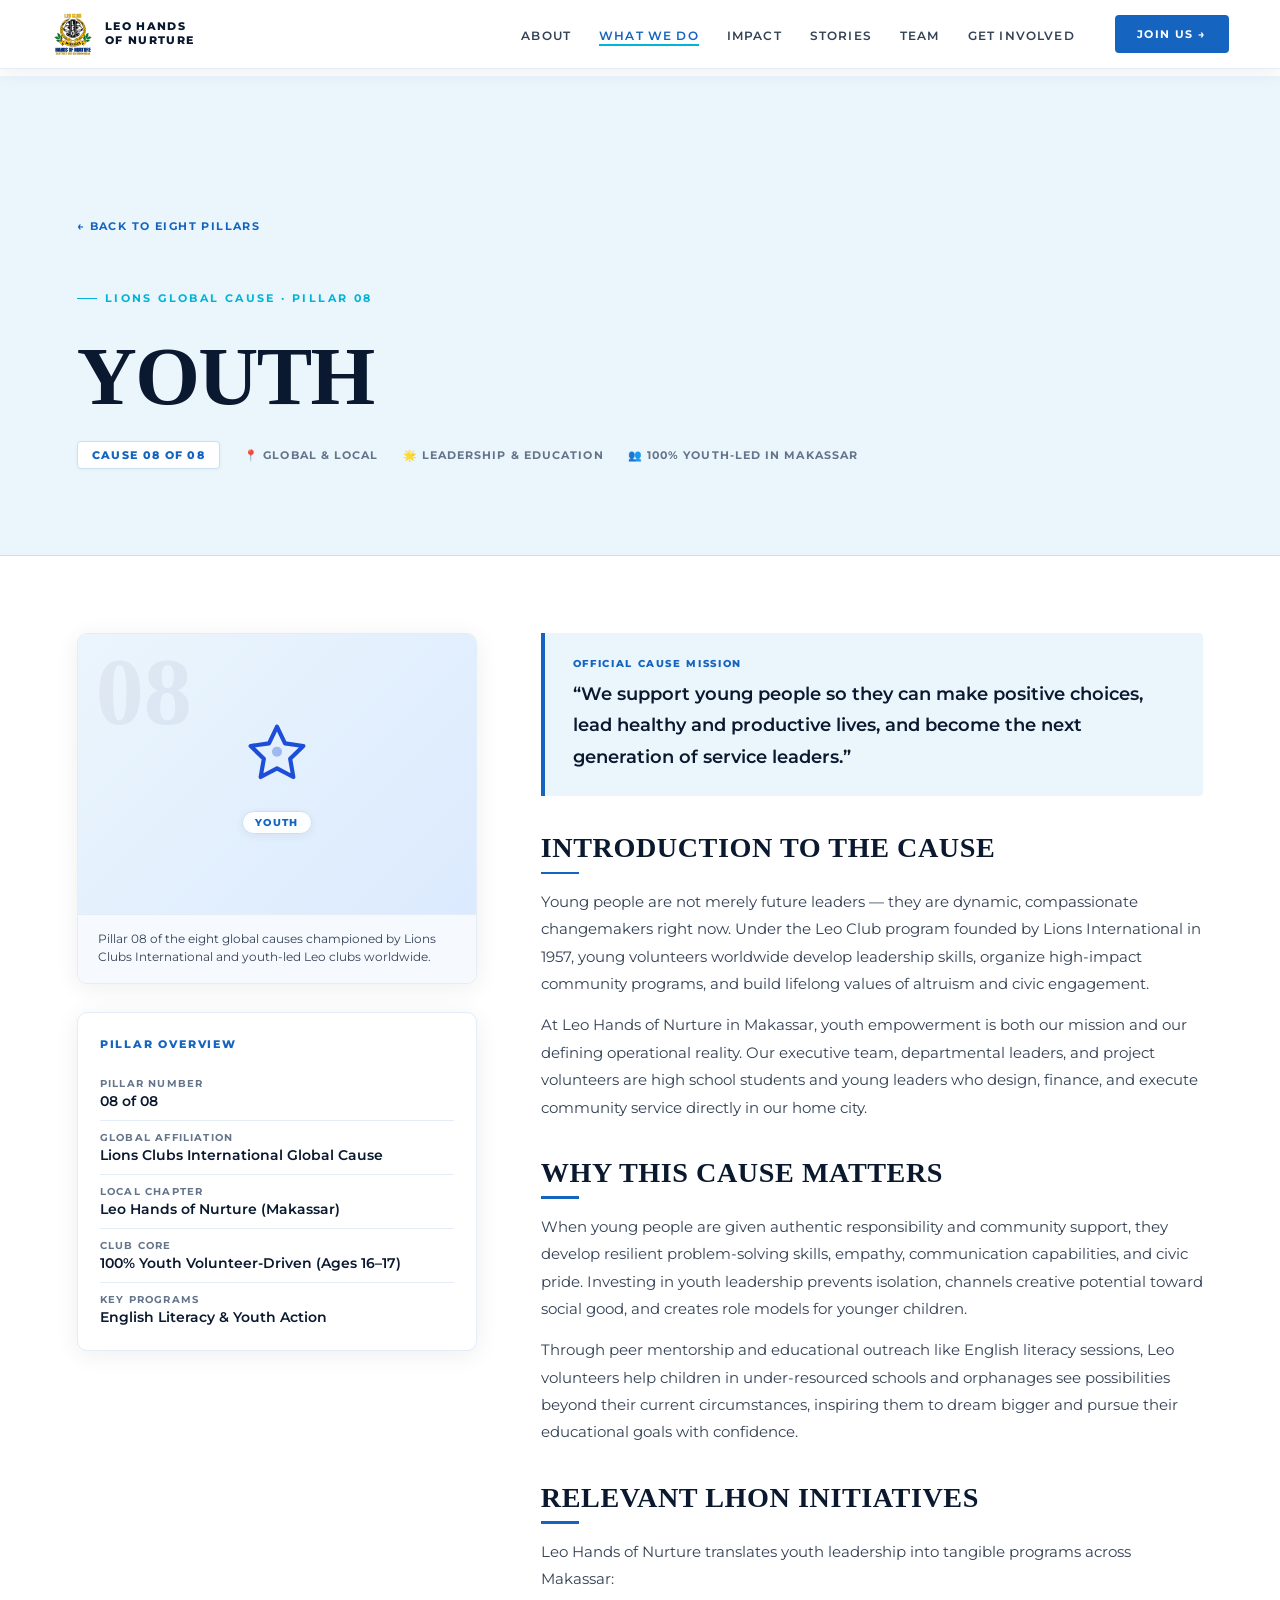
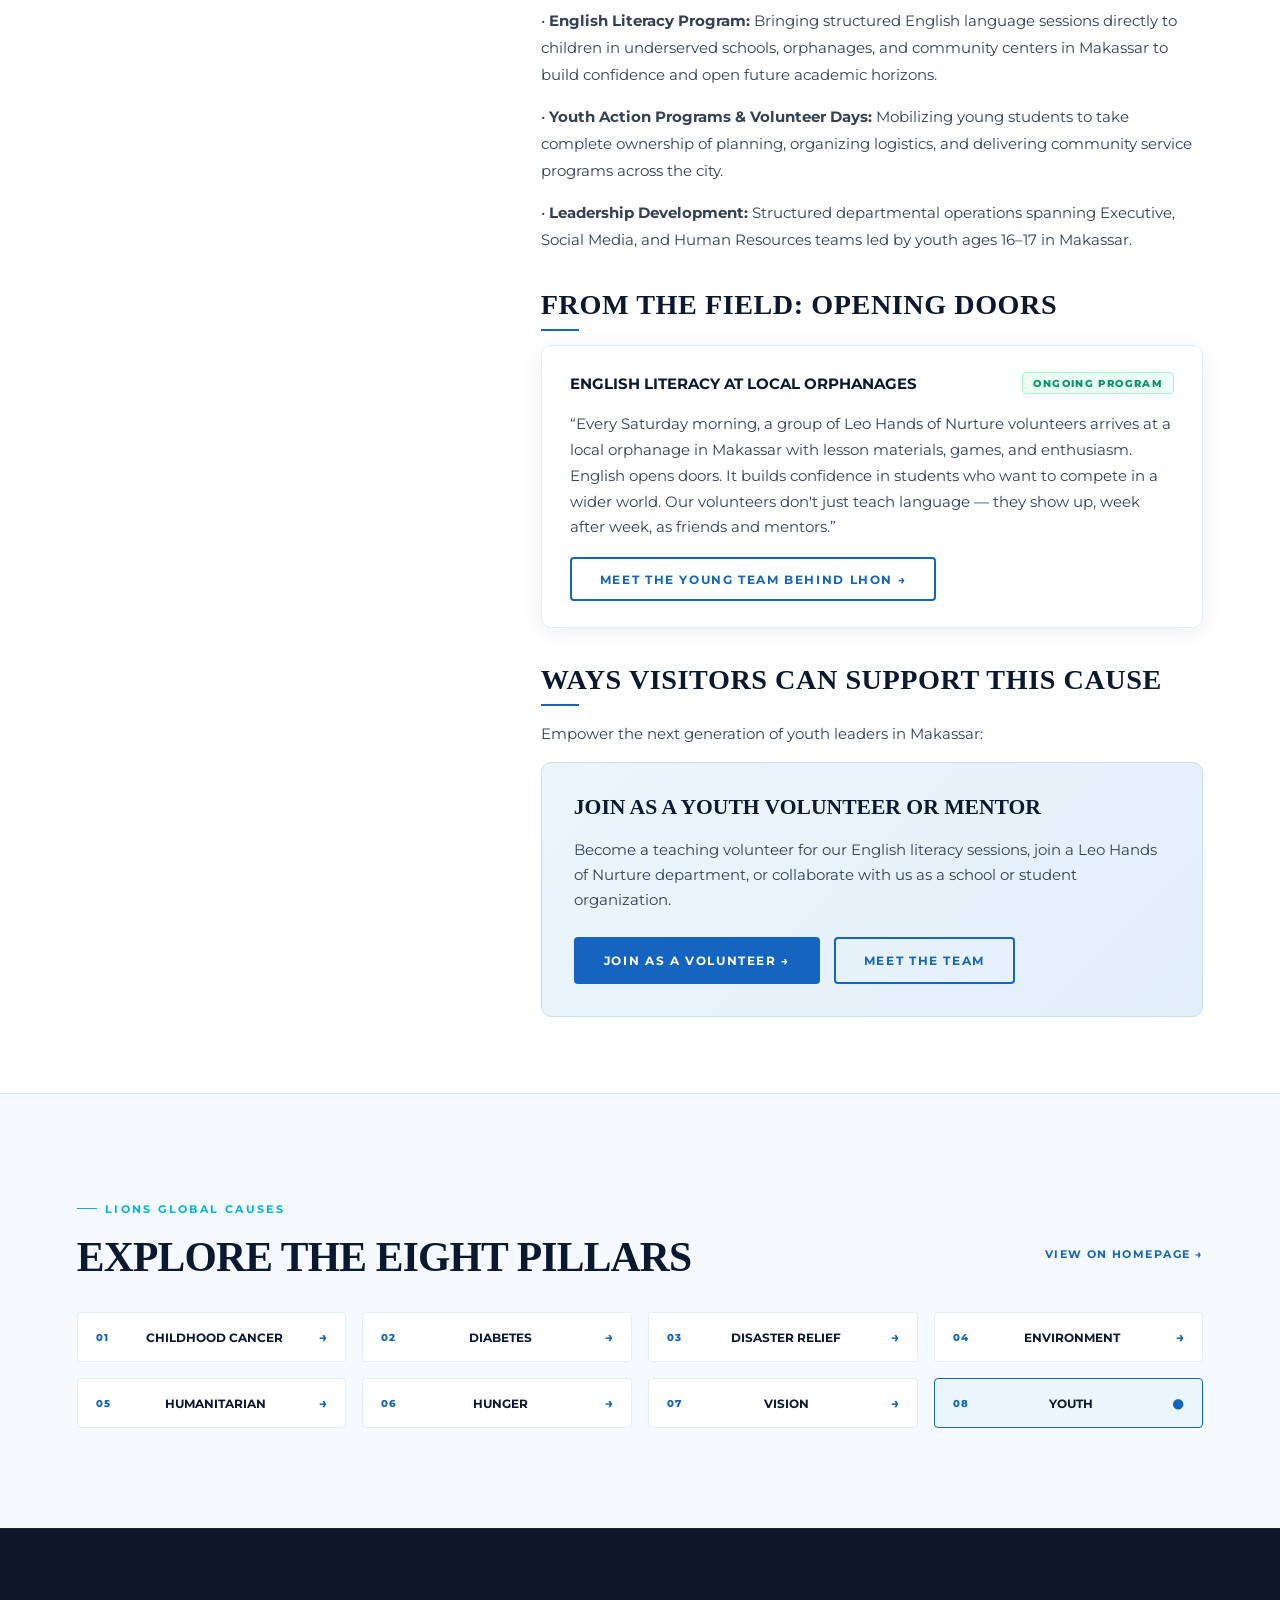
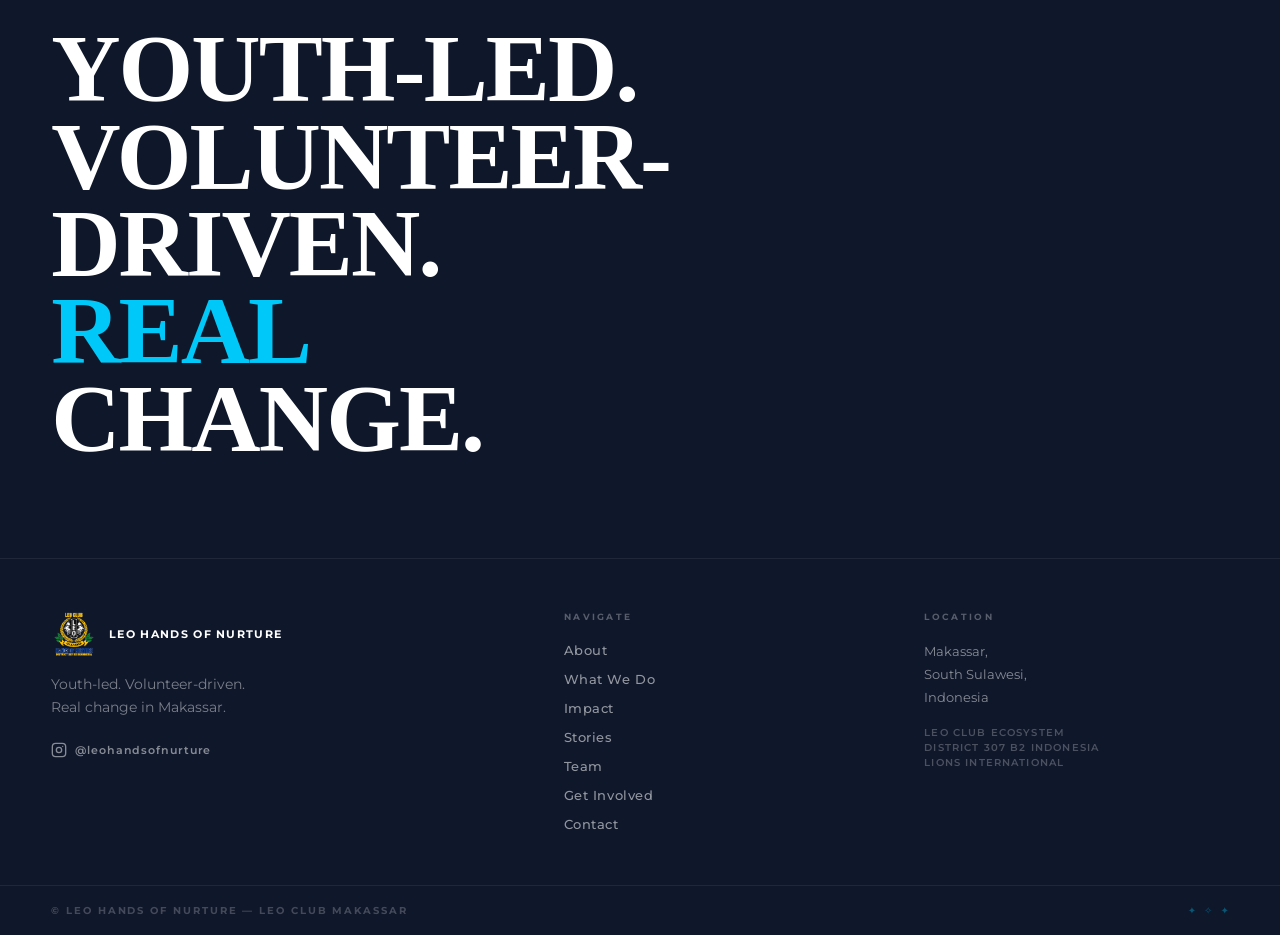
<file: causes/youth.html>
<!DOCTYPE html>
<html lang="en">
<head>
  <meta charset="UTF-8" />
  <meta name="viewport" content="width=device-width, initial-scale=1.0" />
  <meta name="theme-color" content="#1565c0" />
  <title>Youth — Cause Detail — Leo Hands of Nurture</title>
  <meta name="description" content="Youth cause detail — Leo Hands of Nurture supports young people so they can make positive choices, lead healthy lives, and become service leaders in Makassar." />
  <link rel="preconnect" href="https://fonts.googleapis.com" />
  <link rel="preconnect" href="https://fonts.gstatic.com" crossorigin />
  <link href="https://fonts.googleapis.com/css2?family=Montserrat:ital,wght@0,300;0,400;0,500;0,600;0,700;0,800;0,900;1,400;1,700&display=swap" rel="stylesheet" />
  <link rel="stylesheet" href="../styles.css" />
</head>
<body class="inner-page cause-detail-page" data-cause-id="youth">

  <!-- ===================== NAVIGATION ===================== -->
  <header id="site-header" role="banner" class="scrolled">
    <nav class="nav-inner" aria-label="Primary navigation">
      <a href="../index.html#hero" class="nav-logo" aria-label="Leo Hands of Nurture — home">
        <img src="../assets/logo.png" alt="Leo Hands of Nurture logo" class="nav-logo-img" />
        <span class="nav-logo-text">LEO HANDS<br/>OF NURTURE</span>
      </a>
      <ul class="nav-links" role="list">
        <li><a href="../index.html#about">About</a></li>
        <li><a href="../index.html#what-we-do" class="nav-active">What We Do</a></li>
        <li><a href="../index.html#impact">Impact</a></li>
        <li><a href="../index.html#stories">Stories</a></li>
        <li><a href="../team.html">Team</a></li>
        <li><a href="../index.html#get-involved">Get Involved</a></li>
      </ul>
      <a href="../index.html#collaborate" class="nav-cta btn-primary">JOIN US →</a>
      <button class="nav-hamburger" id="nav-hamburger" aria-label="Open navigation menu" aria-expanded="false" aria-controls="mobile-menu">
        <span></span><span></span><span></span>
      </button>
    </nav>
  </header>

  <!-- ===================== MOBILE MENU ===================== -->
  <div id="mobile-menu" class="mobile-menu" role="dialog" aria-modal="true" aria-label="Navigation menu">
    <div class="mobile-menu-header">
      <a href="../index.html#hero" class="nav-logo" aria-label="Home">
        <img src="../assets/logo.png" alt="Leo Hands of Nurture logo" class="nav-logo-img" />
        <span class="nav-logo-text">LEO HANDS OF NURTURE</span>
      </a>
      <button class="mobile-menu-close" id="mobile-menu-close" aria-label="Close navigation menu">✕</button>
    </div>
    <ul class="mobile-nav-links" role="list">
      <li><a href="../index.html#about" class="mobile-nav-link">About</a></li>
      <li><a href="../index.html#what-we-do" class="mobile-nav-link">What We Do</a></li>
      <li><a href="../index.html#impact" class="mobile-nav-link">Impact</a></li>
      <li><a href="../index.html#stories" class="mobile-nav-link">Stories</a></li>
      <li><a href="../team.html" class="mobile-nav-link">Team</a></li>
      <li><a href="../index.html#get-involved" class="mobile-nav-link">Get Involved</a></li>
    </ul>
    <div class="mobile-menu-footer">
      <a href="../index.html#collaborate" class="btn-primary mobile-cta">JOIN US →</a>
      <p class="mobile-location">Makassar, South Sulawesi, Indonesia</p>
    </div>
  </div>
  <div class="mobile-menu-overlay" id="mobile-menu-overlay" hidden></div>

  <!-- ===================== MAIN CONTENT ===================== -->
  <main id="main-content">

    <!-- HERO SECTION -->
    <section class="cause-detail-hero" aria-labelledby="cause-title">
      <div class="cause-detail-container">
        <a class="back-link" href="../index.html#what-we-do">← BACK TO EIGHT PILLARS</a>
        <div class="cause-hero-header">
          <div class="section-label">LIONS GLOBAL CAUSE · PILLAR 08</div>
          <h1 id="cause-title" class="display-headline cause-hero-title">YOUTH</h1>
          <div class="cause-hero-meta-bar">
            <span class="cause-meta-pill">CAUSE 08 OF 08</span>
            <span class="cause-meta-item">📍 GLOBAL &amp; LOCAL</span>
            <span class="cause-meta-item">🌟 LEADERSHIP &amp; EDUCATION</span>
            <span class="cause-meta-item">👥 100% YOUTH-LED IN MAKASSAR</span>
          </div>
        </div>
      </div>
    </section>

    <!-- CONTENT GRID -->
    <section class="cause-detail-body">
      <div class="cause-detail-grid">

        <!-- LEFT SIDEBAR: Visual & Facts -->
        <aside class="cause-sidebar">
          <div class="cause-visual-card">
            <div class="cause-visual-media">
              <div class="cause-visual-graphic cause-youth">
                <span class="cause-visual-watermark" aria-hidden="true">08</span>
                <svg viewBox="0 0 48 48" fill="none" stroke="currentColor" stroke-width="2.5" class="cause-svg" aria-hidden="true">
                  <polygon points="24,7 28.8,17 39.8,18.6 31.9,26.3 33.8,37.2 24,32 14.2,37.2 16.1,26.3 8.2,18.6 19.2,17" stroke-linejoin="round"/>
                  <circle cx="24" cy="22" r="3" fill="currentColor" stroke="none" opacity="0.35"/>
                </svg>
                <span class="wwd-cause-badge">YOUTH</span>
              </div>
            </div>
            <div class="cause-visual-caption">
              Pillar 08 of the eight global causes championed by Lions Clubs International and youth-led Leo clubs worldwide.
            </div>
          </div>

          <div class="cause-facts-card">
            <h3 class="cause-facts-title">PILLAR OVERVIEW</h3>
            <div class="cause-fact-row">
              <span class="cause-fact-label">Pillar Number</span>
              <span class="cause-fact-value">08 of 08</span>
            </div>
            <div class="cause-fact-row">
              <span class="cause-fact-label">Global Affiliation</span>
              <span class="cause-fact-value">Lions Clubs International Global Cause</span>
            </div>
            <div class="cause-fact-row">
              <span class="cause-fact-label">Local Chapter</span>
              <span class="cause-fact-value">Leo Hands of Nurture (Makassar)</span>
            </div>
            <div class="cause-fact-row">
              <span class="cause-fact-label">Club Core</span>
              <span class="cause-fact-value">100% Youth Volunteer-Driven (Ages 16–17)</span>
            </div>
            <div class="cause-fact-row">
              <span class="cause-fact-label">Key Programs</span>
              <span class="cause-fact-value">English Literacy &amp; Youth Action</span>
            </div>
          </div>
        </aside>

        <!-- RIGHT CONTENT -->
        <div class="cause-content-col">

          <!-- Lead Mission Block -->
          <div class="cause-lead-block">
            <span class="cause-lead-label">OFFICIAL CAUSE MISSION</span>
            <p class="cause-lead-text">“We support young people so they can make positive choices, lead healthy and productive lives, and become the next generation of service leaders.”</p>
          </div>

          <!-- Section 1: Introduction -->
          <article class="cause-section-block">
            <h2 class="cause-section-heading">INTRODUCTION TO THE CAUSE</h2>
            <p>Young people are not merely future leaders — they are dynamic, compassionate changemakers right now. Under the Leo Club program founded by Lions International in 1957, young volunteers worldwide develop leadership skills, organize high-impact community programs, and build lifelong values of altruism and civic engagement.</p>
            <p>At Leo Hands of Nurture in Makassar, youth empowerment is both our mission and our defining operational reality. Our executive team, departmental leaders, and project volunteers are high school students and young leaders who design, finance, and execute community service directly in our home city.</p>
          </article>

          <!-- Section 2: Why This Cause Matters -->
          <article class="cause-section-block">
            <h2 class="cause-section-heading">WHY THIS CAUSE MATTERS</h2>
            <p>When young people are given authentic responsibility and community support, they develop resilient problem-solving skills, empathy, communication capabilities, and civic pride. Investing in youth leadership prevents isolation, channels creative potential toward social good, and creates role models for younger children.</p>
            <p>Through peer mentorship and educational outreach like English literacy sessions, Leo volunteers help children in under-resourced schools and orphanages see possibilities beyond their current circumstances, inspiring them to dream bigger and pursue their educational goals with confidence.</p>
          </article>

          <!-- Section 3: Relevant LHON Initiatives -->
          <article class="cause-section-block">
            <h2 class="cause-section-heading">RELEVANT LHON INITIATIVES</h2>
            <p>Leo Hands of Nurture translates youth leadership into tangible programs across Makassar:</p>
            <p>• <strong>English Literacy Program:</strong> Bringing structured English language sessions directly to children in underserved schools, orphanages, and community centers in Makassar to build confidence and open future academic horizons.</p>
            <p>• <strong>Youth Action Programs &amp; Volunteer Days:</strong> Mobilizing young students to take complete ownership of planning, organizing logistics, and delivering community service programs across the city.</p>
            <p>• <strong>Leadership Development:</strong> Structured departmental operations spanning Executive, Social Media, and Human Resources teams led by youth ages 16–17 in Makassar.</p>
          </article>

          <!-- Section 4: Verified Impact & Field Status -->
          <article class="cause-section-block">
            <h2 class="cause-section-heading">FROM THE FIELD: OPENING DOORS</h2>
            <div class="cause-verified-impact">
              <div class="cause-verified-header">
                <strong style="color: var(--text-dark); font-size: 0.95rem;">ENGLISH LITERACY AT LOCAL ORPHANAGES</strong>
                <span class="cause-verified-tag">ONGOING PROGRAM</span>
              </div>
              <p style="margin: 0 0 16px; font-size: 0.92rem; line-height: 1.75; color: var(--text-mid);">
                “Every Saturday morning, a group of Leo Hands of Nurture volunteers arrives at a local orphanage in Makassar with lesson materials, games, and enthusiasm. English opens doors. It builds confidence in students who want to compete in a wider world. Our volunteers don't just teach language — they show up, week after week, as friends and mentors.”
              </p>
              <a href="../team.html" class="btn-outline-light" style="color: var(--campaign-blue); border-color: var(--campaign-blue); display: inline-flex;">
                MEET THE YOUNG TEAM BEHIND LHON →
              </a>
            </div>
          </article>

          <!-- Section 5: Ways to Get Involved -->
          <article class="cause-section-block">
            <h2 class="cause-section-heading">WAYS VISITORS CAN SUPPORT THIS CAUSE</h2>
            <p>Empower the next generation of youth leaders in Makassar:</p>
            <div class="cause-action-box">
              <h3>JOIN AS A YOUTH VOLUNTEER OR MENTOR</h3>
              <p>Become a teaching volunteer for our English literacy sessions, join a Leo Hands of Nurture department, or collaborate with us as a school or student organization.</p>
              <div class="cause-action-buttons">
                <a href="../index.html#collaborate" class="btn-primary">JOIN AS A VOLUNTEER →</a>
                <a href="../team.html" class="btn-outline-light" style="color: var(--campaign-blue); border-color: var(--campaign-blue);">MEET THE TEAM</a>
              </div>
            </div>
          </article>

        </div>
      </div>
    </section>

    <!-- ===================== ALL PILLARS SWITCHER ===================== -->
    <section class="cause-switcher-section" aria-labelledby="switcher-heading">
      <div class="cause-switcher-container">
        <div class="cause-switcher-header">
          <div>
            <div class="section-label">LIONS GLOBAL CAUSES</div>
            <h2 id="switcher-heading" class="display-headline cause-switcher-title">EXPLORE THE EIGHT PILLARS</h2>
          </div>
          <a href="../index.html#what-we-do" class="back-link" style="margin-bottom: 0;">VIEW ON HOMEPAGE →</a>
        </div>
        <div class="cause-switcher-grid" role="list">
          <a href="childhood-cancer.html" class="cause-switcher-card" role="listitem">
            <span class="cause-switcher-card-num">01</span>
            <span class="cause-switcher-card-name">Childhood Cancer</span>
            <span class="cause-switcher-card-arrow">→</span>
          </a>
          <a href="diabetes.html" class="cause-switcher-card" role="listitem">
            <span class="cause-switcher-card-num">02</span>
            <span class="cause-switcher-card-name">Diabetes</span>
            <span class="cause-switcher-card-arrow">→</span>
          </a>
          <a href="disaster-relief.html" class="cause-switcher-card" role="listitem">
            <span class="cause-switcher-card-num">03</span>
            <span class="cause-switcher-card-name">Disaster Relief</span>
            <span class="cause-switcher-card-arrow">→</span>
          </a>
          <a href="environment.html" class="cause-switcher-card" role="listitem">
            <span class="cause-switcher-card-num">04</span>
            <span class="cause-switcher-card-name">Environment</span>
            <span class="cause-switcher-card-arrow">→</span>
          </a>
          <a href="humanitarian.html" class="cause-switcher-card" role="listitem">
            <span class="cause-switcher-card-num">05</span>
            <span class="cause-switcher-card-name">Humanitarian</span>
            <span class="cause-switcher-card-arrow">→</span>
          </a>
          <a href="hunger.html" class="cause-switcher-card" role="listitem">
            <span class="cause-switcher-card-num">06</span>
            <span class="cause-switcher-card-name">Hunger</span>
            <span class="cause-switcher-card-arrow">→</span>
          </a>
          <a href="vision.html" class="cause-switcher-card" role="listitem">
            <span class="cause-switcher-card-num">07</span>
            <span class="cause-switcher-card-name">Vision</span>
            <span class="cause-switcher-card-arrow">→</span>
          </a>
          <a href="youth.html" class="cause-switcher-card current" role="listitem" aria-current="page">
            <span class="cause-switcher-card-num">08</span>
            <span class="cause-switcher-card-name">Youth</span>
            <span class="cause-switcher-card-arrow">●</span>
          </a>
        </div>
      </div>
    </section>

  </main>

  <!-- ===================== FOOTER ===================== -->
  <footer id="footer" class="site-footer" role="contentinfo">
    <div class="footer-top">
      <div class="footer-statement display-headline">
        <span>YOUTH-LED.</span>
        <span>VOLUNTEER-DRIVEN.</span>
        <span class="footer-accent">REAL</span>
        <span>CHANGE.</span>
      </div>
    </div>
    <div class="footer-body">
      <div class="footer-brand-col">
        <div class="footer-logo">
          <img src="../assets/logo.png" alt="Leo Club Makassar — Hands of Nurture" class="footer-logo-img" />
          <span>LEO HANDS OF NURTURE</span>
        </div>
        <p class="footer-tagline-text">Youth-led. Volunteer-driven.<br/>Real change in Makassar.</p>
        <a href="https://www.instagram.com" target="_blank" rel="noopener noreferrer" class="footer-instagram" aria-label="Follow Leo Hands of Nurture on Instagram">
          <svg viewBox="0 0 24 24" fill="none" stroke="currentColor" stroke-width="2" aria-hidden="true">
            <rect x="2" y="2" width="20" height="20" rx="5" ry="5"/>
            <circle cx="12" cy="12" r="4"/>
            <circle cx="17.5" cy="6.5" r="1" fill="currentColor" stroke="none"/>
          </svg>
          <span>@leohandsofnurture</span>
        </a>
      </div>
      <nav class="footer-nav-col" aria-label="Footer navigation">
        <h3 class="footer-nav-heading">NAVIGATE</h3>
        <ul role="list">
          <li><a href="../index.html#about">About</a></li>
          <li><a href="../index.html#what-we-do">What We Do</a></li>
          <li><a href="../index.html#impact">Impact</a></li>
          <li><a href="../index.html#stories">Stories</a></li>
          <li><a href="../team.html">Team</a></li>
          <li><a href="../index.html#get-involved">Get Involved</a></li>
          <li><a href="../index.html#collaborate">Contact</a></li>
        </ul>
      </nav>
      <div class="footer-location-col">
        <h3 class="footer-nav-heading">LOCATION</h3>
        <address class="footer-address">
          Makassar,<br/>South Sulawesi,<br/>Indonesia
        </address>
        <div class="footer-affiliation">
          <span>Leo Club Ecosystem</span>
          <span>District 307 B2 Indonesia</span>
          <span>Lions International</span>
        </div>
      </div>
    </div>
    <div class="footer-bottom">
      <span class="footer-copyright">© LEO HANDS OF NURTURE — LEO CLUB MAKASSAR</span>
      <div class="footer-bottom-sparkles" aria-hidden="true">
        <span>✦</span><span>✧</span><span>✦</span>
      </div>
    </div>
  </footer>

  <script src="../app.js"></script>
</body>
</html>
</file>
<file: styles.css>
/* ============================================================
   LEO HANDS OF NURTURE — DESIGN SYSTEM v4 (BRIGHT & HOPEFUL)
   ============================================================ */

/* ── DESIGN TOKENS ── */
:root {
  --white:         #ffffff;
  --off-white:     #f8fbff;
  --light-blue:    #e8f4fd;
  --sky-blue:      #38bdf8;
  --cyan:          #00b4d8;
  --cyan-bright:   #00c8f8;
  --campaign-blue: #1565c0;
  --royal-blue:    #1d4ed8;
  --deep-blue:     #0f172a;
  --navy:          #090e1a;
  --text-dark:     #0a192f;
  --text-mid:      #334155;
  --text-soft:     #64748b;
  --border-light:  #e2edf7;
  --border-mid:    #cbdff1;
  --accent-gold:   #f5a623;
  --bg-white:      #ffffff;
  --bg-off-white:  #f6fafe;
  --bg-light-blue: #ebf5fc;
  --bg-blue-block: #1565c0;
  --bg-dark:       #0d1b3e;

  --font-display: 'Georgia', 'Times New Roman', 'Palatino', serif;
  --font-body:    'Montserrat', system-ui, -apple-system, sans-serif;

  --radius-sm:  4px;
  --radius-md:  10px;
  --radius-lg:  18px;
  --radius-xl:  28px;

  --shadow-card:  0 4px 24px rgba(13,27,62,0.07);
  --shadow-lift:  0 12px 40px rgba(13,27,62,0.12);
  --shadow-float: 0 20px 60px rgba(13,27,62,0.15);

  --transition-fast:   0.2s ease;
  --transition-normal: 0.35s cubic-bezier(0.4,0,0.2,1);
  --transition-slow:   0.6s cubic-bezier(0.4,0,0.2,1);
}

/* ── RESET ── */
*, *::before, *::after { box-sizing: border-box; margin: 0; padding: 0; }

html { scroll-behavior: smooth; overflow-x: hidden; }

body {
  font-family: var(--font-body);
  background: var(--bg-white);
  color: var(--text-dark);
  overflow-x: hidden;
  max-width: 100vw;
  -webkit-font-smoothing: antialiased;
}

img { display: block; max-width: 100%; height: auto; }
a { color: inherit; text-decoration: none; }
ul { list-style: none; }
button { font-family: var(--font-body); cursor: pointer; border: none; background: none; }
[hidden] { display: none !important; }

:focus-visible { outline: 2px solid var(--cyan); outline-offset: 3px; border-radius: var(--radius-sm); }

/* ── TYPOGRAPHY ── */
.display-headline {
  font-family: var(--font-display);
  font-weight: 700;
  line-height: 0.93;
  letter-spacing: -0.02em;
  text-transform: uppercase;
  color: var(--text-dark);
}

.section-label {
  font-family: var(--font-body);
  font-size: 0.68rem;
  font-weight: 700;
  letter-spacing: 0.22em;
  text-transform: uppercase;
  color: var(--cyan);
  display: inline-flex;
  align-items: center;
  gap: 8px;
  margin-bottom: 1rem;
}
.section-label::before { content: ''; display: inline-block; width: 20px; height: 1.5px; background: var(--cyan); }
.section-label.on-dark { color: rgba(255,255,255,0.85); }
.section-label.on-dark::before { background: rgba(255,255,255,0.6); }

/* ── BUTTONS ── */
.btn-primary {
  display: inline-flex; align-items: center; gap: 8px;
  font-family: var(--font-body); font-size: 0.78rem; font-weight: 700;
  letter-spacing: 0.13em; text-transform: uppercase;
  color: var(--white); background: var(--campaign-blue);
  padding: 14px 28px; border-radius: var(--radius-sm); border: 2px solid var(--campaign-blue);
  transition: transform var(--transition-fast), background var(--transition-fast), box-shadow var(--transition-fast);
  white-space: nowrap; min-height: 44px;
}
.btn-primary:hover, .btn-primary:focus-visible {
  background: var(--royal-blue); border-color: var(--royal-blue);
  transform: translateY(-2px); box-shadow: 0 8px 24px rgba(21,101,192,0.35);
}

.btn-outline {
  display: inline-flex; align-items: center; gap: 8px;
  font-family: var(--font-body); font-size: 0.78rem; font-weight: 700;
  letter-spacing: 0.13em; text-transform: uppercase;
  color: var(--white); background: transparent;
  padding: 12px 28px; border: 2px solid rgba(255,255,255,0.7); border-radius: var(--radius-sm);
  transition: background var(--transition-fast), color var(--transition-fast), border-color var(--transition-fast), transform var(--transition-fast);
  min-height: 44px;
}
.btn-outline:hover, .btn-outline:focus-visible {
  background: var(--white); color: var(--campaign-blue); border-color: var(--white); transform: translateY(-2px);
}

.btn-primary-light {
  display: inline-flex; align-items: center; gap: 8px;
  font-family: var(--font-body); font-size: 0.78rem; font-weight: 700;
  letter-spacing: 0.13em; text-transform: uppercase;
  color: var(--campaign-blue); background: var(--white);
  padding: 14px 28px; border: 2px solid var(--white); border-radius: var(--radius-sm);
  transition: transform var(--transition-fast), box-shadow var(--transition-fast), background var(--transition-fast);
  min-height: 44px;
}
.btn-primary-light:hover, .btn-primary-light:focus-visible {
  background: var(--light-blue); transform: translateY(-2px); box-shadow: 0 8px 24px rgba(0,0,0,0.15);
}

.btn-outline-light {
  display: inline-flex; align-items: center; gap: 8px;
  font-family: var(--font-body); font-size: 0.78rem; font-weight: 700;
  letter-spacing: 0.13em; text-transform: uppercase;
  color: var(--campaign-blue); background: transparent;
  padding: 12px 28px; border: 2px solid var(--campaign-blue); border-radius: var(--radius-sm);
  transition: background var(--transition-fast), color var(--transition-fast), transform var(--transition-fast);
  min-height: 44px;
}
.btn-outline-light:hover, .btn-outline-light:focus-visible {
  background: var(--campaign-blue); color: var(--white); transform: translateY(-2px);
}

/* ============================================================
   AUTHENTIC TRANSPARENT LOGO SYSTEM (NO WHITE SQUARES)
   ============================================================ */

/* Base sizing for all logo instances */
.nav-logo-img {
  width: 44px;
  height: 44px;
  object-fit: contain;
  flex-shrink: 0;
  border-radius: 0;
  transition: transform var(--transition-fast);
}
.nav-logo:hover .nav-logo-img {
  transform: scale(1.05);
}

.footer-logo-img {
  width: 46px;
  height: 46px;
  object-fit: contain;
  flex-shrink: 0;
}

.network-real-logo {
  width: 72px;
  height: 72px;
  object-fit: contain;
  transition: transform var(--transition-fast);
}
.network-logo-placeholder:hover .network-real-logo {
  transform: scale(1.08);
}

.intro-logo-img {
  width: clamp(160px, 30vw, 240px);
  height: auto;
  object-fit: contain;
  animation: introPulse 2.5s ease-in-out infinite;
  filter: drop-shadow(0 12px 32px rgba(0, 180, 216, 0.2));
}

.footer-logo {
  display: flex;
  align-items: center;
  gap: 12px;
  margin-bottom: 16px;
}

/* ============================================================
   INTRO SCREEN
   ============================================================ */
#intro-screen {
  position: fixed; inset: 0; z-index: 9999;
  display: flex; align-items: center; justify-content: center;
  background: var(--white);
  transition: opacity 0.7s ease, visibility 0.7s ease;
}
#intro-screen.fade-out { opacity: 0; visibility: hidden; pointer-events: none; }
#intro-screen.done { display: none; }

.intro-bg {
  position: absolute; inset: 0;
  background: radial-gradient(ellipse 60% 60% at 50% 50%, rgba(0,180,216,0.06) 0%, transparent 70%);
  pointer-events: none;
}

#intro-skip {
  position: absolute; top: 24px; right: 28px;
  font-family: var(--font-body); font-size: 0.68rem; font-weight: 600;
  letter-spacing: 0.15em; text-transform: uppercase;
  color: var(--text-soft); background: transparent;
  border: 1px solid var(--border-mid); padding: 8px 16px; border-radius: 20px;
  cursor: pointer; transition: color var(--transition-fast), border-color var(--transition-fast);
}
#intro-skip:hover { color: var(--campaign-blue); border-color: var(--campaign-blue); }

.intro-content {
  text-align: center; display: flex; flex-direction: column;
  align-items: center; gap: 20px;
  animation: introReveal 0.7s ease forwards;
}

@keyframes introReveal { from { opacity: 0; transform: translateY(16px); } to { opacity: 1; transform: translateY(0); } }
@keyframes introPulse { 0%, 100% { transform: scale(1); } 50% { transform: scale(1.025); } }

.intro-logo-mark { position: relative; display: flex; align-items: center; justify-content: center; }

.intro-stars { position: absolute; inset: -20px; pointer-events: none; }
.intro-star { position: absolute; color: var(--cyan); font-size: 14px; animation: introStarPulse 2.5s ease-in-out infinite; }
.s1 { top: 15%; left: 10%; animation-delay: 0s; }
.s2 { top: 15%; right: 10%; animation-delay: 0.5s; }
.s3 { bottom: 15%; left: 15%; animation-delay: 1s; }
.s4 { bottom: 15%; right: 15%; animation-delay: 1.5s; }
@keyframes introStarPulse { 0%, 100% { opacity: 0.3; transform: scale(0.9); } 50% { opacity: 0.9; transform: scale(1.2); } }

.intro-tagline { display: flex; flex-direction: column; align-items: center; gap: 3px; animation: introTaglineReveal 0.8s ease 0.4s both; }
@keyframes introTaglineReveal { from { opacity: 0; } to { opacity: 1; } }
.intro-tagline span {
  font-family: var(--font-body); font-size: clamp(0.6rem, 1.4vw, 0.72rem);
  font-weight: 700; letter-spacing: 0.28em; color: var(--text-soft); text-transform: uppercase;
}

/* ============================================================
   NAVIGATION
   ============================================================ */
#site-header {
  position: fixed; top: 0; left: 0; right: 0; z-index: 1500;
  padding: 16px 0; background: transparent;
  transition: background var(--transition-normal), padding var(--transition-normal), box-shadow var(--transition-normal);
}
#site-header.scrolled {
  background: rgba(255, 255, 255, 0.98);
  backdrop-filter: blur(20px); -webkit-backdrop-filter: blur(20px);
  padding: 10px 0; box-shadow: 0 2px 20px rgba(13, 27, 62, 0.08);
  border-bottom: 1px solid var(--border-light);
}

/* When over hero (dark bg) and not yet scrolled on homepage */
body:not(.inner-page) #site-header:not(.scrolled) .nav-logo-text { color: var(--white); }
body:not(.inner-page) #site-header:not(.scrolled) .nav-links a { color: rgba(255,255,255,0.85); }
body:not(.inner-page) #site-header:not(.scrolled) .nav-hamburger span { background: var(--white); }
body:not(.inner-page) #site-header:not(.scrolled) .nav-cta {
  background: rgba(255,255,255,0.15); border-color: rgba(255,255,255,0.6); color: var(--white);
}
body:not(.inner-page) #site-header:not(.scrolled) .nav-cta:hover { background: var(--white); color: var(--campaign-blue); }

/* Inner page header: always solid white background, dark legible text, crisp border */
body.inner-page {
  padding-top: 76px;
}
body.inner-page #site-header {
  background: rgba(255, 255, 255, 0.98) !important;
  backdrop-filter: blur(20px);
  -webkit-backdrop-filter: blur(20px);
  padding: 12px 0;
  box-shadow: 0 2px 20px rgba(13, 27, 62, 0.08);
  border-bottom: 1px solid var(--border-light);
}
body.inner-page #site-header .nav-logo-text { color: var(--text-dark) !important; }
body.inner-page #site-header .nav-links a { color: var(--text-mid) !important; }
body.inner-page #site-header .nav-links a:hover,
body.inner-page #site-header .nav-links a.nav-active { color: var(--campaign-blue) !important; }
body.inner-page #site-header .nav-hamburger span { background: var(--text-dark) !important; }
body.inner-page #site-header .nav-cta {
  background: var(--campaign-blue) !important;
  border-color: var(--campaign-blue) !important;
  color: var(--white) !important;
}
body.inner-page #site-header .nav-cta:hover {
  background: var(--royal-blue) !important;
  border-color: var(--royal-blue) !important;
  color: var(--white) !important;
}

.nav-inner {
  max-width: 1400px; margin: 0 auto;
  padding: 0 clamp(20px, 4vw, 60px);
  display: flex; align-items: center; gap: 32px;
}
.nav-logo { display: flex; align-items: center; gap: 10px; flex-shrink: 0; }
.nav-logo-text {
  font-family: var(--font-body); font-size: 0.68rem; font-weight: 800;
  letter-spacing: 0.12em; text-transform: uppercase; color: var(--text-dark);
  white-space: nowrap; line-height: 1.25;
  transition: color var(--transition-fast);
}
#site-header.scrolled .nav-logo-text { color: var(--text-dark); }

.nav-links { display: flex; align-items: center; gap: 28px; margin-left: auto; }
.nav-links a {
  font-family: var(--font-body); font-size: 0.73rem; font-weight: 600;
  letter-spacing: 0.1em; text-transform: uppercase; color: var(--text-mid);
  transition: color var(--transition-fast); position: relative;
}
.nav-links a::after {
  content: ''; position: absolute; bottom: -3px; left: 0;
  width: 0; height: 2px; background: var(--cyan); transition: width var(--transition-fast);
}
.nav-links a:hover, .nav-links a:focus-visible { color: var(--campaign-blue); }
.nav-links a:hover::after, .nav-links a:focus-visible::after { width: 100%; }
.nav-links a.nav-active { color: var(--campaign-blue); }
.nav-links a.nav-active::after { width: 100%; }

.nav-cta { margin-left: 8px; font-size: 0.7rem; padding: 10px 20px; min-height: 38px; }

.nav-hamburger { display: none; flex-direction: column; gap: 5px; padding: 8px; margin-left: auto; }
.nav-hamburger span {
  display: block; width: 22px; height: 2px; background: var(--text-dark);
  border-radius: 2px; transition: transform var(--transition-fast), opacity var(--transition-fast);
}

/* ── MOBILE MENU ── */
.mobile-menu {
  position: fixed; inset: 0; z-index: 1600;
  background: var(--white); display: flex !important; flex-direction: column;
  transform: translateX(100%); transition: transform 0.4s cubic-bezier(0.4,0,0.2,1);
  visibility: hidden; pointer-events: none;
}
.mobile-menu.open { transform: translateX(0); visibility: visible; pointer-events: auto; }

.mobile-menu-overlay {
  position: fixed; inset: 0; z-index: 1550;
  background: rgba(13,27,62,0.45); opacity: 0; transition: opacity var(--transition-normal);
}
.mobile-menu-overlay:not([hidden]) { display: block; opacity: 1; }

.mobile-menu-header {
  display: flex; align-items: center; justify-content: space-between;
  padding: 20px 24px; border-bottom: 1px solid var(--border-light);
}
.mobile-menu-close { font-size: 1.2rem; color: var(--text-soft); padding: 8px; transition: color var(--transition-fast); }
.mobile-menu-close:hover { color: var(--text-dark); }

.mobile-nav-links { flex: 1; display: flex; flex-direction: column; padding: 28px 24px; gap: 0; overflow-y: auto; }
.mobile-nav-link {
  display: flex; align-items: center;
  font-family: var(--font-display); font-size: clamp(1.6rem, 5.5vw, 2.2rem);
  font-weight: 700; color: var(--text-dark); padding: 12px 0;
  border-bottom: 1px solid var(--border-light);
  transition: color var(--transition-fast), padding-left var(--transition-fast);
  text-transform: uppercase; letter-spacing: 0.02em; min-height: 52px;
}
.mobile-nav-link:hover, .mobile-nav-link:focus-visible { color: var(--campaign-blue); padding-left: 8px; }

.mobile-menu-footer {
  padding: 24px; border-top: 1px solid var(--border-light);
  display: flex; flex-direction: column; gap: 12px; background: var(--bg-off-white);
}
.mobile-cta { width: 100%; justify-content: center; font-size: 0.82rem; padding: 15px; }
.mobile-location { font-size: 0.65rem; letter-spacing: 0.14em; text-transform: uppercase; color: var(--text-soft); text-align: center; }

/* ============================================================
   HERO
   ============================================================ */
.section-hero {
  position: relative; min-height: 100svh;
  background: var(--royal-blue); overflow: hidden;
  display: flex; flex-direction: column;
}

.hero-bg-shapes { position: absolute; inset: 0; pointer-events: none; z-index: 0; }
.hero-shape { position: absolute; border-radius: 50%; }
.shape-1 { width: 800px; height: 800px; background: radial-gradient(circle, rgba(0,200,248,0.18) 0%, transparent 65%); top: -300px; right: -150px; }
.shape-2 { width: 500px; height: 500px; background: radial-gradient(circle, rgba(0,180,216,0.12) 0%, transparent 65%); bottom: -100px; left: -120px; }
.shape-3 { width: 250px; height: 250px; background: rgba(255,255,255,0.04); top: 55%; right: 18%; border-radius: 50%; }

.hero-grid {
  flex: 1; display: grid; grid-template-columns: 1fr 1.2fr 0.45fr;
  max-width: 1400px; margin: 0 auto; width: 100%;
  padding: 120px clamp(20px,4vw,60px) 80px;
  align-items: center; position: relative; z-index: 1;
}

.hero-left { display: flex; flex-direction: column; gap: 28px; padding-right: 36px; }

.hero-label {
  display: inline-flex; align-items: center; gap: 8px;
  font-family: var(--font-body); font-size: 0.62rem; font-weight: 700;
  letter-spacing: 0.25em; text-transform: uppercase; color: rgba(255,255,255,0.5);
}
.label-dot {
  width: 6px; height: 6px; border-radius: 50%; background: var(--cyan-bright); flex-shrink: 0;
  animation: dotPulse 2s ease-in-out infinite;
}
@keyframes dotPulse { 0%, 100% { transform: scale(1); opacity: 0.8; } 50% { transform: scale(1.5); opacity: 1; } }

.hero-headline { font-size: clamp(2.8rem, 6.2vw, 7rem); color: var(--white); }
.hero-line { display: block; opacity: 0; transform: translateY(40px); transition: opacity 0.6s ease, transform 0.6s ease; }
.hero-line.revealed { opacity: 1; transform: translateY(0); }
.hl-1 { transition-delay: 0.1s; }
.hl-2 { transition-delay: 0.2s; color: var(--cyan-bright); }
.hl-3 { transition-delay: 0.3s; }
.hl-4 { transition-delay: 0.4s; -webkit-text-stroke: 1.5px rgba(255,255,255,0.45); color: transparent; }

.hero-sub {
  font-family: var(--font-body); font-size: clamp(0.72rem, 1.4vw, 0.88rem);
  font-weight: 600; letter-spacing: 0.22em; text-transform: uppercase; color: rgba(255,255,255,0.55);
}
.hero-ctas { display: flex; flex-wrap: wrap; gap: 12px; }

/* Hero Center */
.hero-center {
  position: relative; display: flex; align-items: center;
  justify-content: center; height: 580px;
}
.hero-photo-frame {
  border-radius: var(--radius-md); overflow: hidden;
  transition: transform 0.4s ease, box-shadow 0.4s ease; will-change: transform;
}
.hero-photo-frame:hover { box-shadow: var(--shadow-float); z-index: 5; }

.main-photo {
  width: 340px; height: 420px; box-shadow: var(--shadow-float);
  position: relative; border: 4px solid rgba(255,255,255,0.12);
}
.main-photo .photo-inner { width: 100%; height: 100%; overflow: hidden; }
.main-photo img { width: 100%; height: 100%; object-fit: cover; transition: transform 0.6s ease; }
.main-photo:hover img { transform: scale(1.04); }

.photo-label {
  position: absolute; bottom: 12px; left: 12px;
  font-family: var(--font-body); font-size: 0.58rem; font-weight: 700;
  letter-spacing: 0.18em; text-transform: uppercase;
  background: var(--cyan-bright); color: var(--deep-blue); padding: 4px 10px; border-radius: 2px;
}

.float-photo { position: absolute; box-shadow: var(--shadow-lift); border: 3px solid var(--white); }
.float-photo img { width: 100%; height: 100%; object-fit: cover; }
.fp-1 { width: 140px; height: 160px; top: 20px; left: -30px; transform: rotate(-3deg); border-radius: var(--radius-md); }
.fp-1:hover { transform: rotate(0deg) scale(1.06); }
.fp-2 { width: 120px; height: 140px; bottom: 60px; left: -20px; transform: rotate(2deg); border-radius: var(--radius-md); }
.fp-2:hover { transform: rotate(0deg) scale(1.06); }
.fp-3 { width: 130px; height: 150px; top: 30px; right: -30px; transform: rotate(3deg); border-radius: var(--radius-md); }
.fp-3:hover { transform: rotate(0deg) scale(1.06); }

.hero-sparkles { position: absolute; inset: 0; pointer-events: none; }
.sparkle { position: absolute; color: rgba(255,255,255,0.5); animation: sparkleFade 3s ease-in-out infinite; }
.sp-1 { top: 10%; left: 10%; font-size: 10px; animation-delay: 0s; }
.sp-2 { top: 18%; right: 6%; font-size: 14px; animation-delay: 0.7s; }
.sp-3 { bottom: 28%; left: 6%; font-size: 8px; animation-delay: 1.2s; }
.sp-4 { bottom: 14%; right: 14%; font-size: 12px; animation-delay: 1.8s; }
.sp-5 { top: 52%; left: 48%; font-size: 10px; animation-delay: 2.3s; }
@keyframes sparkleFade { 0%, 100% { opacity: 0.2; transform: scale(0.8); } 50% { opacity: 1; transform: scale(1.3); } }

.hero-line-deco { position: absolute; pointer-events: none; }
.hero-line-v { width: 1px; height: 80px; top: 40px; right: 30px; background: rgba(255,255,255,0.15); }
.hero-line-h { height: 1px; width: 60px; bottom: 50px; left: 30px; background: rgba(255,255,255,0.15); }

/* Hero Right */
.hero-right { display: flex; flex-direction: column; align-items: flex-start; gap: 28px; padding-left: 20px; }
.hero-tagline-vert { display: flex; flex-direction: column; gap: 5px; }
.hero-tagline-vert span {
  font-family: var(--font-body); font-size: 0.58rem; font-weight: 700;
  letter-spacing: 0.2em; text-transform: uppercase; color: rgba(255,255,255,0.4);
}
.hero-stat-pill {
  display: flex; align-items: baseline; gap: 8px;
  background: rgba(255,255,255,0.1); border: 1px solid rgba(255,255,255,0.2);
  padding: 14px 18px; border-radius: var(--radius-md); backdrop-filter: blur(8px);
}
.stat-big { font-family: var(--font-display); font-size: 2rem; font-weight: 700; color: var(--cyan-bright); line-height: 1; }
.stat-label { font-family: var(--font-body); font-size: 0.58rem; font-weight: 600; letter-spacing: 0.12em; text-transform: uppercase; color: rgba(255,255,255,0.55); line-height: 1.35; }
.hero-badge { display: flex; flex-direction: column; gap: 4px; }
.hero-badge span { font-family: var(--font-body); font-size: 0.54rem; font-weight: 700; letter-spacing: 0.15em; text-transform: uppercase; color: rgba(255,255,255,0.35); }

/* Hero scroll indicator */
.hero-scroll-indicator {
  position: absolute; bottom: 28px; left: 50%; transform: translateX(-50%);
  display: flex; flex-direction: column; align-items: center; gap: 4px; z-index: 1;
}
.scroll-text { font-family: var(--font-body); font-size: 0.52rem; font-weight: 600; letter-spacing: 0.25em; color: rgba(255,255,255,0.35); }
.scroll-arrow { color: rgba(255,255,255,0.35); font-size: 1rem; animation: scrollBounce 2s ease-in-out infinite; }
@keyframes scrollBounce { 0%, 100% { transform: translateY(0); } 50% { transform: translateY(6px); } }

/* ============================================================
   MARQUEE STRIPS
   ============================================================ */
.marquee-strip { overflow: hidden; padding: 16px 0; position: relative; z-index: 1; }

.marquee-dark {
  background: var(--bg-light-blue);
  border-top: 1px solid var(--border-mid); border-bottom: 1px solid var(--border-mid);
}
.marquee-dark .marquee-content span { color: var(--campaign-blue) !important; }
.marquee-dark .marquee-dot { color: var(--cyan) !important; }

.marquee-cyan { background: var(--cyan); }
.marquee-cyan .marquee-content span { color: var(--white) !important; }
.marquee-cyan .marquee-dot { color: rgba(255,255,255,0.5) !important; }
.marquee-outlined { -webkit-text-stroke: 1.5px var(--white) !important; color: transparent !important; font-size: 0.78rem !important; }

.marquee-light {
  background: var(--bg-white);
  border-top: 1.5px solid var(--border-mid); border-bottom: 1.5px solid var(--border-mid);
}
.marquee-light .marquee-large span { color: rgba(21,101,192,0.35) !important; }
.marquee-light .marquee-large .marquee-dot { color: rgba(21,101,192,0.18) !important; }

.marquee-track { display: flex; width: max-content; animation: marqueeLeft 28s linear infinite; }
.marquee-right { animation: marqueeRight 22s linear infinite; }
@keyframes marqueeLeft { from { transform: translateX(0); } to { transform: translateX(-50%); } }
@keyframes marqueeRight { from { transform: translateX(-50%); } to { transform: translateX(0); } }

.marquee-content {
  display: flex; align-items: center; gap: 28px;
  padding: 0 14px; white-space: nowrap; flex-shrink: 0;
}
.marquee-content span {
  font-family: var(--font-body); font-size: 0.78rem; font-weight: 700;
  letter-spacing: 0.2em; text-transform: uppercase; color: var(--campaign-blue);
}
.marquee-dot { font-size: 0.6rem !important; }
.marquee-large span {
  font-family: var(--font-display) !important; font-size: clamp(1.2rem, 3vw, 2rem) !important;
  font-weight: 700 !important; letter-spacing: 0.05em !important;
}
.marquee-strip:hover .marquee-track { animation-play-state: paused; }
@media (prefers-reduced-motion: reduce) {
  .marquee-track { animation: none !important; }
  .marquee-content { flex-wrap: wrap; }
}

@media (max-width: 1024px) {
  .wwd-grid-content { grid-template-columns: repeat(2, minmax(0, 1fr)); }
  .member-grid { grid-template-columns: repeat(2, minmax(0, 1fr)); }
}

@media (max-width: 768px) {
  .event-timeline { padding-left: 34px; }
  .event-timeline::before { left: 8px; }
  .timeline-marker { left: -32px; }
  .timeline-date { position: static; width: auto; text-align: left; margin-bottom: 10px; }
  .timeline-card { grid-template-columns: 1fr; }
  .timeline-card-image { min-height: 170px; }
  .department-heading { align-items: flex-start; flex-direction: column; }
  .department-heading h2 { text-align: left; }
  .event-detail-layout { grid-template-columns: minmax(0, 1fr); gap: 32px; }
  .event-main-image { min-height: 280px; }
}

@media (max-width: 480px) {
  .wwd-grid-content, .member-grid { grid-template-columns: 1fr; }
  .inner-page { padding-top: 68px; }
  .inner-hero h1, .event-detail-hero h1 { font-size: clamp(2.6rem, 13vw, 4rem); }
}

/* Keep the new data-driven surfaces within the mobile viewport. */
@media (max-width: 1024px) {
  .wwd-grid-content { grid-template-columns: repeat(2, minmax(0, 1fr)); }
  .member-grid { grid-template-columns: repeat(2, minmax(0, 1fr)); }
}

@media (max-width: 768px) {
  .event-timeline { padding-left: 34px; }
  .event-timeline::before { left: 8px; }
  .timeline-marker { left: -32px; }
  .timeline-date { position: static; width: auto; text-align: left; margin-bottom: 10px; }
  .timeline-card { grid-template-columns: 1fr; }
  .timeline-card-image { min-height: 170px; }
  .department-heading { align-items: flex-start; flex-direction: column; }
  .department-heading h2 { text-align: left; }
  .event-detail-layout { grid-template-columns: minmax(0, 1fr); gap: 32px; }
  .event-main-image { min-height: 280px; }
}

@media (max-width: 480px) {
  .wwd-grid-content, .member-grid { grid-template-columns: 1fr; }
  .inner-page { padding-top: 68px; }
  .inner-hero h1, .event-detail-hero h1 { font-size: clamp(2.6rem, 13vw, 4rem); }
}

@media (max-width: 1024px) {
  .wwd-grid-content { grid-template-columns: repeat(2, 1fr); }
  .member-grid { grid-template-columns: repeat(2, minmax(0, 1fr)); }
  .event-detail-layout { gap: 32px; }
}

@media (max-width: 768px) {
  .event-timeline { padding-left: 34px; }
  .event-timeline::before { left: 8px; }
  .timeline-marker { left: -32px; }
  .timeline-date { position: static; width: auto; text-align: left; margin-bottom: 10px; }
  .timeline-card { grid-template-columns: 1fr; }
  .timeline-card-image { min-height: 170px; }
  .department-heading { align-items: flex-start; flex-direction: column; }
  .department-heading h2 { text-align: left; }
  .event-detail-layout { grid-template-columns: 1fr; }
  .event-main-image { min-height: 280px; }
}

@media (max-width: 480px) {
  .wwd-grid-content, .member-grid { grid-template-columns: 1fr; }
  .inner-page { padding-top: 68px; }
  .inner-hero h1, .event-detail-hero h1 { font-size: clamp(2.6rem, 13vw, 4rem); }
}

/* ============================================================
   ABOUT
   ============================================================ */
.section-about {
  background: var(--bg-white);
  padding: clamp(80px,10vw,140px) clamp(20px,4vw,60px);
  max-width: 1400px; margin: 0 auto;
}
.about-grid { display: grid; grid-template-columns: 1fr 1fr; gap: 80px; align-items: center; }
.about-headline { font-size: clamp(2.2rem, 4.5vw, 4.5rem); margin-bottom: 28px; color: var(--text-dark); }
.about-headline span { display: block; }
.about-body { display: flex; flex-direction: column; gap: 16px; margin-bottom: 28px; }
.about-body p { font-size: 0.95rem; line-height: 1.78; color: var(--text-mid); }
.about-tags { display: flex; flex-wrap: wrap; gap: 8px; }
.tag {
  font-family: var(--font-body); font-size: 0.62rem; font-weight: 700; letter-spacing: 0.12em;
  text-transform: uppercase; color: var(--campaign-blue); background: var(--bg-light-blue);
  border: 1px solid var(--border-mid); padding: 6px 14px; border-radius: 2px;
}

.about-visual-col { position: relative; }
.about-photo-stack { position: relative; height: 500px; }
.about-photo { position: absolute; border-radius: var(--radius-md); overflow: hidden; box-shadow: var(--shadow-lift); transition: transform var(--transition-normal), box-shadow var(--transition-normal); }
.about-photo:hover { transform: scale(1.025); box-shadow: var(--shadow-float); }
.about-photo img { width: 100%; height: 100%; object-fit: cover; }
.ap-main { width: 80%; height: 380px; top: 0; right: 0; }
.ap-small { width: 55%; height: 220px; bottom: 0; left: 0; transform: rotate(-2deg); border: 4px solid var(--white); }
.ap-small:hover { transform: rotate(0deg) scale(1.025); }
.about-deco-line { position: absolute; top: 50%; left: 28%; width: 1px; height: 80px; background: var(--border-mid); transform: translateY(-50%); }
.about-sparkle { position: absolute; top: 40%; left: 24%; color: var(--cyan); font-size: 12px; opacity: 0.7; animation: sparkleFade 3s ease-in-out infinite; }

/* ============================================================
   WHAT WE DO
   ============================================================ */
.section-what-we-do {
  background: var(--bg-off-white);
  padding: clamp(80px,10vw,140px) 0;
  overflow: hidden;
  position: relative;
  transition: background 0.5s ease;
}
html.cause-detail-active,
body.cause-detail-active {
  overflow: hidden !important;
}
.section-what-we-do.cause-detail-active {
  overflow: visible;
  position: relative;
  z-index: 2100;
  background: transparent;
}
.section-what-we-do.cause-detail-active .wwd-header {
  opacity: 0;
  transform: translateY(-8px);
  pointer-events: none;
  transition: opacity 0.35s ease, transform 0.35s ease;
}
.wwd-header {
  max-width: 1400px;
  margin: 0 auto;
  padding: 0 clamp(20px,4vw,60px);
  margin-bottom: 56px;
  transition: opacity 0.5s cubic-bezier(0.22, 1, 0.36, 1), transform 0.5s cubic-bezier(0.22, 1, 0.36, 1);
}
.wwd-header .display-headline { font-size: clamp(2.5rem, 5vw, 5rem); margin-bottom: 12px; }
.wwd-intro { font-size: 0.82rem; font-weight: 600; letter-spacing: 0.15em; text-transform: uppercase; color: var(--text-soft); }
.wwd-grid {
  max-width: 1400px;
  margin: 0 auto;
  padding: 0 clamp(20px,4vw,60px);
  display: grid;
  grid-template-columns: 1.4fr 1fr 1fr 1fr;
  gap: 20px;
  align-items: start;
  position: relative;
}
.wwd-grid-content {
  grid-column: 1 / -1;
  display: grid;
  grid-template-columns: repeat(4, 1fr);
  gap: 20px;
  position: relative;
  z-index: 1;
}

/* ============================================================
  EVENT TIMELINE
  ============================================================ */
.timeline-intro { color: var(--text-soft); font-size: 0.9rem; line-height: 1.7; margin-bottom: 36px; }
.event-timeline { position: relative; max-width: 980px; margin: 0 auto; padding: 8px 0 8px 130px; }
.event-timeline::before { content: ''; position: absolute; top: 0; bottom: 0; left: 88px; width: 1.5px; background: var(--border-mid); }
.timeline-entry { position: relative; padding-bottom: 32px; }
.timeline-entry:last-child { padding-bottom: 0; }
.timeline-marker { position: absolute; left: -49px; top: 20px; width: 14px; height: 14px; border-radius: 50%; background: var(--cyan); border: 3px solid var(--white); box-shadow: 0 0 0 2px var(--campaign-blue); }
.timeline-date { position: absolute; left: -130px; top: 18px; width: 92px; font-size: 0.62rem; line-height: 1.4; font-weight: 700; letter-spacing: 0.1em; text-transform: uppercase; color: var(--campaign-blue); text-align: right; }
.timeline-card { display: grid; grid-template-columns: 220px 1fr; background: var(--white); border: 1.5px solid var(--border-light); border-radius: var(--radius-md); overflow: hidden; box-shadow: var(--shadow-card); transition: transform var(--transition-normal), box-shadow var(--transition-normal); }
.timeline-card:hover, .timeline-card:focus-within { transform: translateY(-5px); box-shadow: var(--shadow-lift); }
.timeline-card-image { min-height: 190px; }
.timeline-card-body { padding: 22px 24px 24px; display: flex; flex-direction: column; align-items: flex-start; gap: 9px; }
.timeline-image-placeholder, .wwd-card-image-placeholder, .member-photo { background: var(--bg-light-blue); display: flex; align-items: center; justify-content: center; color: var(--text-soft); text-align: center; }
.timeline-image-placeholder span, .wwd-card-image-placeholder span, .member-photo span { font-size: 0.58rem; font-weight: 700; letter-spacing: 0.13em; line-height: 1.5; }
.timeline-card-image img { width: 100%; height: 100%; object-fit: cover; }

/* ============================================================
  INNER PAGES / TEAM DIRECTORY / EVENT DETAILS
  ============================================================ */
.inner-page { padding-top: 74px; }
.inner-hero, .event-detail-hero { background: var(--bg-light-blue); padding: clamp(80px, 11vw, 150px) clamp(20px, 8vw, 120px); border-bottom: 1.5px solid var(--border-mid); }
.inner-hero h1, .event-detail-hero h1 { font-size: clamp(3rem, 8vw, 7rem); max-width: 980px; margin-bottom: 24px; }
.inner-hero h1 span { color: var(--campaign-blue); }
.inner-hero > p { max-width: 560px; color: var(--text-mid); font-size: 0.95rem; line-height: 1.75; }
.team-directory { padding: clamp(70px, 9vw, 130px) clamp(20px, 6vw, 90px); background: var(--white); }
.team-department { max-width: 1400px; margin: 0 auto 86px; }
.team-department:last-child { margin-bottom: 0; }
.department-heading { display: flex; align-items: end; justify-content: space-between; gap: 24px; border-bottom: 1.5px solid var(--border-mid); padding-bottom: 24px; margin-bottom: 30px; }
.department-heading .section-label { margin-bottom: 0; }
.department-heading h2 { font-size: clamp(2rem, 4.5vw, 4.2rem); text-align: right; }
.member-grid { display: grid; grid-template-columns: repeat(4, minmax(0, 1fr)); gap: 22px; }
.member-card { background: var(--white); border: 1.5px solid var(--border-light); border-radius: var(--radius-md); overflow: hidden; box-shadow: var(--shadow-card); transition: transform var(--transition-normal), box-shadow var(--transition-normal); }
.member-card:hover, .member-card:focus-within { transform: translateY(-6px); box-shadow: var(--shadow-lift); }
.member-photo { width: min(170px, 68%); aspect-ratio: 1; border-radius: 50%; margin: 28px auto 12px; border: 4px solid var(--border-light); overflow: hidden; background: var(--bg-light-blue); display: flex; align-items: center; justify-content: center; position: relative; box-shadow: var(--shadow-card); transition: transform var(--transition-fast), border-color var(--transition-fast); }
.member-card:hover .member-photo { transform: scale(1.04); border-color: var(--cyan); }
.member-photo img { width: 100%; height: 100%; object-fit: cover; border-radius: 50%; }
.member-placeholder-avatar { display: flex; flex-direction: column; align-items: center; justify-content: center; gap: 6px; text-align: center; width: 100%; height: 100%; padding: 12px; color: var(--text-soft); }
.member-avatar-svg { width: 34px; height: 34px; stroke: var(--cyan); opacity: 0.7; }
.member-placeholder-avatar span { font-size: 0.54rem; font-weight: 700; letter-spacing: 0.12em; line-height: 1.35; text-transform: uppercase; color: var(--text-soft); }
.member-card-body { padding: 14px 20px 24px; text-align: center; }
.member-department { display: block; color: var(--cyan); font-size: 0.58rem; font-weight: 700; letter-spacing: 0.16em; text-transform: uppercase; margin-bottom: 6px; }
.member-card h3 { font-size: 0.95rem; line-height: 1.35; letter-spacing: 0.04em; text-transform: uppercase; margin-bottom: 6px; color: var(--text-dark); }
.member-card p { color: var(--text-soft); font-size: 0.78rem; line-height: 1.55; }
.member-card-placeholder { border-style: dashed; background: var(--bg-off-white); }
.back-link { display: inline-flex; min-height: 44px; align-items: center; color: var(--campaign-blue); font-size: 0.68rem; font-weight: 700; letter-spacing: 0.13em; text-transform: uppercase; margin-bottom: 36px; transition: transform var(--transition-fast); }
.back-link:hover { transform: translateX(-4px); }
.event-meta { display: flex; flex-wrap: wrap; gap: 14px 28px; color: var(--text-soft); font-size: 0.7rem; font-weight: 700; letter-spacing: 0.13em; text-transform: uppercase; margin-bottom: 46px; }
.event-detail-layout { display: grid; grid-template-columns: minmax(0, 1.1fr) minmax(0, 1fr); gap: 56px; max-width: 1200px; align-items: start; }
.event-main-image { min-height: 380px; border-radius: var(--radius-md); overflow: hidden; box-shadow: var(--shadow-lift); }
.event-main-image img { width: 100%; height: 100%; max-height: 480px; object-fit: cover; }
.event-detail-copy { display: flex; flex-direction: column; gap: 20px; }
.event-copy-heading { font-family: var(--font-body); font-size: 0.68rem; font-weight: 700; letter-spacing: 0.2em; text-transform: uppercase; color: var(--cyan); margin-bottom: 4px; }
.event-detail-copy p { color: var(--text-mid); font-size: 0.95rem; line-height: 1.8; margin-bottom: 12px; }
.event-impact-block { background: var(--bg-light-blue); border: 1.5px solid var(--border-mid); border-radius: var(--radius-md); padding: 24px 24px 28px; }
.event-impact-title { font-family: var(--font-body); font-size: 0.72rem; font-weight: 800; letter-spacing: 0.2em; text-transform: uppercase; color: var(--campaign-blue); margin-bottom: 16px; }
.event-stats { display: grid; grid-template-columns: repeat(2, 1fr); gap: 12px; }
.event-stat-box { background: var(--white); border: 1.5px solid var(--border-light); padding: 16px; border-radius: var(--radius-sm); box-shadow: var(--shadow-card); }
.event-stat-box strong { color: var(--campaign-blue); font: 700 1.9rem var(--font-display); line-height: 1; display: block; margin-bottom: 4px; }
.event-stat-box span { color: var(--text-soft); font-size: 0.58rem; font-weight: 700; letter-spacing: 0.1em; text-transform: uppercase; line-height: 1.4; display: block; }
.event-pending { font-size: 0.78rem !important; color: var(--text-soft) !important; margin: 0; }
.event-gallery { max-width: 1200px; margin-top: 70px; padding-top: 36px; border-top: 1.5px solid var(--border-mid); }
.event-gallery .display-headline { font-size: clamp(1.8rem, 3.5vw, 3rem); margin-bottom: 24px; }
.event-gallery-grid { display: grid; grid-template-columns: repeat(3, 1fr); gap: 18px; margin-top: 20px; }
.event-gallery-item { position: relative; border-radius: var(--radius-md); overflow: hidden; box-shadow: var(--shadow-card); height: 240px; cursor: pointer; }
.event-gallery-item img { width: 100%; height: 100%; object-fit: cover; transition: transform 0.5s ease; }
.event-gallery-item:hover img, .event-gallery-item:focus-visible img { transform: scale(1.05); }
.event-gallery-caption { position: absolute; bottom: 0; left: 0; right: 0; background: linear-gradient(transparent, rgba(13,27,62,0.85)); color: var(--white); font-size: 0.64rem; font-weight: 600; letter-spacing: 0.08em; text-transform: uppercase; padding: 24px 12px 10px; }
.event-gallery-placeholder { color: var(--text-soft); font-size: 0.88rem; line-height: 1.7; }
.wwd-card {
  opacity: 1;
  background: var(--white); border: 1px solid var(--border-light); border-radius: var(--radius-md);
  overflow: hidden; cursor: pointer;
  transition: transform var(--transition-normal), box-shadow var(--transition-normal), border-color var(--transition-normal);
  position: relative;
}
.wwd-card.reveal {
  opacity: 1;
}
.wwd-card:hover,
.wwd-card:focus-visible {
  transform: translateY(-7px);
  box-shadow: var(--shadow-lift);
  border-color: var(--border-mid);
}
.wwd-card:hover .wwd-card-image img { transform: scale(1.06); }
.wwd-card:hover .wwd-arrow { transform: translateX(6px); }
.wwd-card-large .wwd-card-image { height: 280px; }
.wwd-card-image { height: 200px; overflow: hidden; position: relative; }
.wwd-card-image img { width: 100%; height: 100%; object-fit: cover; transition: transform 0.6s ease; }
.wwd-card-number {
  position: absolute; top: 10px; left: 14px;
  font-family: var(--font-display); font-size: 4rem; font-weight: 700;
  color: rgba(0,0,0,0.06); line-height: 1; z-index: 1; pointer-events: none; user-select: none;
}
.wwd-card-content { padding: 20px 20px 24px; }
.wwd-card-title { font-family: var(--font-body); font-size: clamp(0.82rem,1.1vw,0.95rem); font-weight: 800; letter-spacing: 0.07em; text-transform: uppercase; color: var(--text-dark); margin-bottom: 10px; line-height: 1.35; }
.wwd-card-content p { font-size: 0.82rem; line-height: 1.67; color: var(--text-soft); margin-bottom: 14px; }
.wwd-arrow { font-size: 1.2rem; color: var(--campaign-blue); display: inline-block; transition: transform var(--transition-fast); }

/* What We Do Cause Graphics (Lions Global Causes) */
.wwd-card-graphic-wrap {
  height: 200px;
  background: linear-gradient(135deg, var(--bg-light-blue) 0%, #e2eef9 100%);
  display: flex;
  align-items: center;
  justify-content: center;
  position: relative;
  overflow: hidden;
  border-bottom: 1px solid var(--border-light);
}
.wwd-cause-graphic {
  display: flex;
  flex-direction: column;
  align-items: center;
  justify-content: center;
  gap: 12px;
  width: 100%;
  height: 100%;
  padding: 20px;
  transition: transform var(--transition-normal);
}
.wwd-card:hover .wwd-cause-graphic {
  transform: scale(1.05);
}
.wwd-cause-graphic .cause-svg {
  width: 52px;
  height: 52px;
  color: var(--campaign-blue);
  transition: color var(--transition-fast), transform var(--transition-fast);
}
.cause-childhood-cancer .cause-svg { color: #d97706; }
.cause-diabetes .cause-svg { color: #0284c7; }
.cause-disaster-relief .cause-svg { color: #0369a1; }
.cause-environment .cause-svg { color: #059669; }
.cause-hunger .cause-svg { color: #b45309; }
.cause-youth .cause-svg { color: #1d4ed8; }

.wwd-cause-badge {
  font-family: var(--font-body);
  font-size: 0.65rem;
  font-weight: 800;
  letter-spacing: 0.14em;
  text-transform: uppercase;
  color: var(--campaign-blue);
  background: rgba(255, 255, 255, 0.9);
  backdrop-filter: blur(4px);
  padding: 4px 12px;
  border-radius: 999px;
  border: 1px solid var(--border-mid);
  box-shadow: 0 2px 8px rgba(13,27,62,0.06);
}

/* ── WHAT WE DO / COMPACT CAUSE MODAL ── */
.cause-modal-overlay {
  position: fixed;
  inset: 0;
  width: 100vw;
  height: 100vh;
  height: 100dvh;
  z-index: 3000;
  display: flex;
  align-items: center;
  justify-content: center;
  padding: 24px;
  box-sizing: border-box;
  opacity: 0;
  visibility: hidden;
  pointer-events: none;
  transition: opacity 0.3s cubic-bezier(0.2, 0, 0, 1), visibility 0.3s ease;
}
.cause-modal-overlay:not([hidden]) {
  visibility: visible;
  pointer-events: auto;
}
.cause-modal-overlay.open {
  opacity: 1;
}

.cause-modal-backdrop {
  position: absolute;
  inset: 0;
  background: rgba(9, 14, 26, 0.72);
  backdrop-filter: blur(8px);
  -webkit-backdrop-filter: blur(8px);
  cursor: pointer;
}

.cause-modal-dialog {
  position: relative;
  z-index: 2;
  width: 100%;
  max-width: 540px;
  max-height: min(90vh, 720px);
  background: var(--white);
  border: 1.5px solid var(--border-light);
  border-radius: var(--radius-lg);
  box-shadow: 0 28px 70px rgba(9, 14, 26, 0.32), 0 10px 24px rgba(9, 14, 26, 0.12);
  display: flex;
  flex-direction: column;
  overflow: hidden;
  transform: translateY(18px) scale(0.97);
  transition: transform 0.3s cubic-bezier(0.2, 0, 0, 1);
  outline: none;
}
.cause-modal-overlay.open .cause-modal-dialog {
  transform: translateY(0) scale(1);
}

.cause-modal-close {
  position: absolute;
  top: 14px;
  right: 14px;
  width: 36px;
  height: 36px;
  border-radius: 50%;
  background: rgba(255, 255, 255, 0.94);
  backdrop-filter: blur(6px);
  -webkit-backdrop-filter: blur(6px);
  border: 1.5px solid var(--border-light);
  color: var(--text-dark);
  font-size: 1rem;
  font-weight: 700;
  display: flex;
  align-items: center;
  justify-content: center;
  cursor: pointer;
  z-index: 10;
  box-shadow: 0 2px 8px rgba(9, 14, 26, 0.15);
  transition: background var(--transition-fast), color var(--transition-fast), transform var(--transition-fast);
}
.cause-modal-close:hover,
.cause-modal-close:focus-visible {
  background: var(--campaign-blue);
  color: var(--white);
  border-color: var(--campaign-blue);
  transform: rotate(90deg);
}

.cause-modal-media {
  width: 100%;
  flex-shrink: 0;
  position: relative;
  border-bottom: 1px solid var(--border-light);
  overflow: hidden;
}
.cause-modal-image-wrap {
  width: 100%;
  height: 210px;
  overflow: hidden;
  background: var(--bg-light-blue);
}
.cause-modal-image-wrap img {
  width: 100%;
  height: 100%;
  object-fit: cover;
  display: block;
}
.cause-modal-graphic-wrap {
  width: 100%;
  height: 180px;
  background: linear-gradient(135deg, var(--bg-light-blue) 0%, #e2eef9 100%);
  display: flex;
  align-items: center;
  justify-content: center;
}
.cause-modal-graphic {
  display: flex;
  flex-direction: column;
  align-items: center;
  justify-content: center;
  gap: 12px;
}
.cause-modal-graphic .cause-svg {
  width: 56px;
  height: 56px;
}

.cause-modal-body {
  display: flex;
  flex-direction: column;
  overflow-y: auto;
  width: 100%;
  max-height: inherit;
}

.cause-modal-body-container {
  padding: 26px 28px 30px;
  overflow-y: auto;
  display: flex;
  flex-direction: column;
}

.cause-modal-meta {
  display: flex;
  align-items: center;
  gap: 10px;
  margin-bottom: 12px;
}
.cause-modal-num-badge {
  font-family: var(--font-body);
  font-size: 0.65rem;
  font-weight: 800;
  letter-spacing: 0.14em;
  text-transform: uppercase;
  color: var(--campaign-blue);
  background: var(--light-blue);
  border: 1px solid var(--border-mid);
  padding: 4px 10px;
  border-radius: var(--radius-sm);
}
.cause-modal-tag {
  font-family: var(--font-body);
  font-size: 0.62rem;
  font-weight: 700;
  letter-spacing: 0.12em;
  text-transform: uppercase;
  color: var(--text-soft);
}

.cause-modal-title {
  font-family: var(--font-display);
  font-size: clamp(1.45rem, 2.8vw, 1.95rem);
  font-weight: 700;
  line-height: 1.15;
  color: var(--text-dark);
  text-transform: uppercase;
  margin-bottom: 14px;
}

.cause-modal-desc {
  font-family: var(--font-body);
  font-size: 0.95rem;
  line-height: 1.7;
  color: var(--text-mid);
  margin-bottom: 24px;
}

.cause-modal-actions {
  display: flex;
  align-items: center;
  justify-content: space-between;
  gap: 12px;
  padding-top: 18px;
  border-top: 1px solid var(--border-light);
}
.cause-modal-explore-btn {
  font-size: 0.74rem;
  padding: 12px 24px;
  display: inline-flex;
  align-items: center;
  justify-content: center;
  gap: 6px;
  text-decoration: none;
  font-weight: 800;
  letter-spacing: 0.1em;
}
.cause-modal-dismiss-btn {
  font-family: var(--font-body);
  font-size: 0.72rem;
  font-weight: 700;
  letter-spacing: 0.1em;
  text-transform: uppercase;
  color: var(--text-mid);
  background: var(--bg-light-blue);
  border: 1px solid var(--border-mid);
  padding: 12px 20px;
  border-radius: var(--radius-sm);
  cursor: pointer;
  transition: background var(--transition-fast), color var(--transition-fast);
}
.cause-modal-dismiss-btn:hover,
.cause-modal-dismiss-btn:focus-visible {
  background: var(--white);
  color: var(--campaign-blue);
}

@media (max-width: 600px) {
  .cause-modal-overlay {
    padding: 16px;
  }
  .cause-modal-dialog {
    max-height: 92vh;
    border-radius: var(--radius-md);
  }
  .cause-modal-image-wrap {
    height: 180px;
  }
  .cause-modal-graphic-wrap {
    height: 150px;
  }
  .cause-modal-body-container {
    padding: 20px 20px 24px;
  }
  .cause-modal-title {
    font-size: 1.35rem;
  }
  .cause-modal-desc {
    font-size: 0.88rem;
    line-height: 1.6;
    margin-bottom: 20px;
  }
  .cause-modal-actions {
    flex-direction: column-reverse;
    align-items: stretch;
    gap: 8px;
  }
  .cause-modal-explore-btn,
  .cause-modal-dismiss-btn {
    width: 100%;
    text-align: center;
  }
}

/* ── CAUSE DETAIL PAGES ── */
.cause-detail-hero {
  background: var(--bg-light-blue);
  padding: clamp(80px, 10vw, 130px) clamp(20px, 6vw, 100px) clamp(50px, 6vw, 80px);
  border-bottom: 1.5px solid var(--border-mid);
  position: relative;
}
.cause-detail-container {
  max-width: 1240px;
  margin: 0 auto;
}
.cause-hero-header {
  margin-bottom: 10px;
}
.cause-hero-title {
  font-size: clamp(2.6rem, 6.5vw, 5.5rem);
  line-height: 1.05;
  margin: 12px 0 20px;
  color: var(--text-dark);
}
.cause-hero-meta-bar {
  display: flex;
  flex-wrap: wrap;
  align-items: center;
  gap: 12px 24px;
}
.cause-meta-pill {
  font-family: var(--font-body);
  font-size: 0.68rem;
  font-weight: 800;
  letter-spacing: 0.12em;
  text-transform: uppercase;
  color: var(--campaign-blue);
  background: var(--white);
  border: 1px solid var(--border-mid);
  padding: 6px 14px;
  border-radius: var(--radius-sm);
  box-shadow: 0 1px 4px rgba(13, 27, 62, 0.04);
}
.cause-meta-item {
  font-family: var(--font-body);
  font-size: 0.68rem;
  font-weight: 700;
  letter-spacing: 0.1em;
  text-transform: uppercase;
  color: var(--text-soft);
}

.cause-detail-body {
  padding: clamp(48px, 6vw, 80px) clamp(20px, 6vw, 100px);
  background: var(--bg-white);
}
.cause-detail-grid {
  display: grid;
  grid-template-columns: minmax(0, 400px) minmax(0, 1fr);
  gap: clamp(36px, 5vw, 68px);
  max-width: 1240px;
  margin: 0 auto;
  align-items: start;
}

/* Cause Visual Card / Sidebar */
.cause-sidebar {
  display: flex;
  flex-direction: column;
  gap: 28px;
  position: sticky;
  top: 96px;
}
.cause-visual-card {
  background: var(--white);
  border: 1.5px solid var(--border-light);
  border-radius: var(--radius-md);
  overflow: hidden;
  box-shadow: var(--shadow-card);
}
.cause-visual-media {
  width: 100%;
  height: 280px;
  position: relative;
  overflow: hidden;
  background: var(--bg-light-blue);
}
.cause-visual-media img {
  width: 100%;
  height: 100%;
  object-fit: cover;
}
.cause-visual-graphic {
  width: 100%;
  height: 100%;
  background: linear-gradient(135deg, var(--bg-light-blue) 0%, #dbeafe 100%);
  display: flex;
  flex-direction: column;
  align-items: center;
  justify-content: center;
  gap: 16px;
  position: relative;
}
.cause-visual-graphic .cause-svg {
  width: 80px;
  height: 80px;
}
.cause-visual-watermark {
  position: absolute;
  top: 10px;
  left: 18px;
  font-family: var(--font-display);
  font-size: 6rem;
  font-weight: 800;
  color: rgba(13, 27, 62, 0.05);
  line-height: 1;
  pointer-events: none;
  user-select: none;
}
.cause-visual-caption {
  padding: 16px 20px;
  font-size: 0.74rem;
  line-height: 1.5;
  color: var(--text-mid);
  border-top: 1px solid var(--border-light);
  background: var(--bg-off-white);
}

/* Quick Facts Block */
.cause-facts-card {
  background: var(--white);
  border: 1.5px solid var(--border-light);
  border-radius: var(--radius-md);
  padding: 24px 22px;
  box-shadow: var(--shadow-card);
}
.cause-facts-title {
  font-family: var(--font-body);
  font-size: 0.7rem;
  font-weight: 800;
  letter-spacing: 0.16em;
  text-transform: uppercase;
  color: var(--campaign-blue);
  margin-bottom: 16px;
}
.cause-fact-row {
  display: flex;
  flex-direction: column;
  gap: 3px;
  padding: 10px 0;
  border-bottom: 1px solid var(--border-light);
}
.cause-fact-row:last-child {
  border-bottom: none;
  padding-bottom: 0;
}
.cause-fact-label {
  font-size: 0.62rem;
  font-weight: 700;
  letter-spacing: 0.12em;
  text-transform: uppercase;
  color: var(--text-soft);
}
.cause-fact-value {
  font-size: 0.88rem;
  font-weight: 600;
  color: var(--text-dark);
}

/* Main Content Column */
.cause-content-col {
  display: flex;
  flex-direction: column;
  gap: 36px;
}

.cause-lead-block {
  background: var(--bg-light-blue);
  border-left: 4px solid var(--campaign-blue);
  padding: 24px 28px;
  border-radius: 0 var(--radius-sm) var(--radius-sm) 0;
}
.cause-lead-label {
  font-family: var(--font-body);
  font-size: 0.64rem;
  font-weight: 800;
  letter-spacing: 0.16em;
  text-transform: uppercase;
  color: var(--campaign-blue);
  margin-bottom: 8px;
  display: block;
}
.cause-lead-text {
  font-size: 1.15rem;
  line-height: 1.7;
  font-weight: 600;
  color: var(--text-dark);
  margin: 0;
}

.cause-section-block {
  display: flex;
  flex-direction: column;
  gap: 14px;
}
.cause-section-heading {
  font-family: var(--font-display);
  font-size: clamp(1.4rem, 2.2vw, 1.85rem);
  font-weight: 700;
  color: var(--text-dark);
  text-transform: uppercase;
  letter-spacing: 0.02em;
  position: relative;
  padding-bottom: 10px;
}
.cause-section-heading::after {
  content: '';
  position: absolute;
  bottom: 0;
  left: 0;
  width: 38px;
  height: 2.5px;
  background: var(--campaign-blue);
}
.cause-section-block p {
  color: var(--text-mid);
  font-size: 0.95rem;
  line-height: 1.8;
  margin: 0;
}

/* Impact and Highlights */
.cause-verified-impact {
  background: var(--white);
  border: 1.5px solid var(--border-light);
  border-radius: var(--radius-md);
  padding: 26px 28px;
  box-shadow: var(--shadow-card);
}
.cause-verified-header {
  display: flex;
  align-items: center;
  justify-content: space-between;
  gap: 12px;
  margin-bottom: 18px;
  flex-wrap: wrap;
}
.cause-verified-tag {
  font-family: var(--font-body);
  font-size: 0.62rem;
  font-weight: 800;
  letter-spacing: 0.14em;
  text-transform: uppercase;
  color: var(--emerald, #059669);
  background: #ecfdf5;
  border: 1px solid #a7f3d0;
  padding: 4px 10px;
  border-radius: var(--radius-sm);
}

/* Support and Action Callout */
.cause-action-box {
  background: linear-gradient(135deg, var(--bg-light-blue) 0%, #e2eef9 100%);
  border: 1.5px solid var(--border-mid);
  border-radius: var(--radius-md);
  padding: 32px 32px;
  display: flex;
  flex-direction: column;
  gap: 18px;
}
.cause-action-box h3 {
  font-family: var(--font-display);
  font-size: 1.35rem;
  text-transform: uppercase;
  color: var(--text-dark);
  margin: 0;
}
.cause-action-box p {
  color: var(--text-mid);
  font-size: 0.92rem;
  line-height: 1.7;
  margin: 0;
}
.cause-action-buttons {
  display: flex;
  flex-wrap: wrap;
  gap: 14px;
  margin-top: 6px;
}

/* All Pillars Browser / Switcher */
.cause-switcher-section {
  background: var(--bg-off-white);
  border-top: 1.5px solid var(--border-mid);
  padding: clamp(60px, 8vw, 100px) clamp(20px, 6vw, 100px);
}
.cause-switcher-container {
  max-width: 1240px;
  margin: 0 auto;
}
.cause-switcher-header {
  display: flex;
  align-items: flex-end;
  justify-content: space-between;
  gap: 20px;
  margin-bottom: 36px;
  flex-wrap: wrap;
}
.cause-switcher-title {
  font-size: clamp(1.8rem, 3.5vw, 2.6rem);
  margin: 6px 0 0;
}
.cause-switcher-grid {
  display: grid;
  grid-template-columns: repeat(4, 1fr);
  gap: 16px;
}
.cause-switcher-card {
  background: var(--white);
  border: 1.5px solid var(--border-light);
  border-radius: var(--radius-sm);
  padding: 16px 18px;
  text-decoration: none;
  display: flex;
  align-items: center;
  justify-content: space-between;
  gap: 10px;
  transition: transform var(--transition-fast), border-color var(--transition-fast), box-shadow var(--transition-fast);
}
.cause-switcher-card:hover {
  transform: translateY(-3px);
  border-color: var(--campaign-blue);
  box-shadow: var(--shadow-card);
}
.cause-switcher-card.current {
  border-color: var(--campaign-blue);
  background: var(--bg-light-blue);
}
.cause-switcher-card-num {
  font-family: var(--font-body);
  font-size: 0.65rem;
  font-weight: 800;
  letter-spacing: 0.1em;
  color: var(--campaign-blue);
}
.cause-switcher-card-name {
  font-family: var(--font-body);
  font-size: 0.78rem;
  font-weight: 700;
  color: var(--text-dark);
  text-transform: uppercase;
}
.cause-switcher-card-arrow {
  color: var(--campaign-blue);
  font-weight: 700;
  font-size: 0.85rem;
}

@media (max-width: 960px) {
  .cause-detail-grid {
    grid-template-columns: 1fr;
  }
  .cause-sidebar {
    position: static;
  }
  .cause-switcher-grid {
    grid-template-columns: repeat(2, 1fr);
  }
}
@media (max-width: 540px) {
  .cause-switcher-grid {
    grid-template-columns: 1fr;
  }
}


/* ============================================================
   INITIATIVES
   ============================================================ */
.section-initiatives { background: var(--bg-white); padding: clamp(80px,10vw,140px) clamp(20px,4vw,60px); max-width: 1400px; margin: 0 auto; }
.initiatives-header { margin-bottom: 52px; }
.initiatives-header .display-headline { font-size: clamp(2.5rem, 5vw, 5rem); }

.initiatives-split { display: grid; grid-template-columns: 320px 1fr; border: 1.5px solid var(--border-light); border-radius: var(--radius-lg); overflow: hidden; box-shadow: var(--shadow-card); }
.initiatives-nav { background: var(--bg-off-white); border-right: 1.5px solid var(--border-light); display: flex; flex-direction: column; }
.init-tab {
  display: flex; align-items: center; gap: 14px; padding: 22px 22px;
  border-bottom: 1px solid var(--border-light); cursor: pointer;
  transition: background var(--transition-fast); text-align: left; width: 100%;
}
.init-tab:last-child { border-bottom: none; }
.init-tab:hover { background: var(--bg-light-blue); }
.init-tab.active { background: var(--white); border-left: 3px solid var(--campaign-blue); }
.init-tab-num { font-family: var(--font-display); font-size: 1.4rem; font-weight: 700; color: var(--border-mid); line-height: 1; flex-shrink: 0; min-width: 34px; transition: color var(--transition-fast); }
.init-tab.active .init-tab-num { color: var(--campaign-blue); }
.init-tab-text { flex: 1; display: flex; flex-direction: column; gap: 2px; }
.init-tab-cat { font-size: 0.58rem; font-weight: 700; letter-spacing: 0.18em; color: var(--text-soft); text-transform: uppercase; }
.init-tab.active .init-tab-cat { color: var(--cyan); }
.init-tab-name { font-size: 0.8rem; font-weight: 600; color: var(--text-mid); transition: color var(--transition-fast); }
.init-tab.active .init-tab-name, .init-tab:hover .init-tab-name { color: var(--text-dark); }
.init-tab-arrow { color: var(--border-mid); font-size: 0.9rem; transition: transform var(--transition-fast), color var(--transition-fast); flex-shrink: 0; }
.init-tab.active .init-tab-arrow, .init-tab:hover .init-tab-arrow { color: var(--campaign-blue); transform: translateX(4px); }

.initiatives-content-pane { position: relative; min-height: 480px; }
.init-panel { display: none; grid-template-columns: 1fr 1fr; opacity: 0; transition: opacity var(--transition-normal); min-height: 480px; }
.init-panel:not([hidden]) { display: grid; }
.init-panel.active { display: grid; opacity: 1; pointer-events: auto; }
.init-panel-image { position: relative; overflow: hidden; }
.init-panel-image img { width: 100%; height: 100%; object-fit: cover; transition: transform 0.6s ease; }
.init-panel:hover .init-panel-image img { transform: scale(1.03); }
.init-panel-badge { position: absolute; top: 16px; left: 16px; font-family: var(--font-body); font-size: 0.58rem; font-weight: 700; letter-spacing: 0.18em; background: var(--campaign-blue); color: var(--white); padding: 5px 12px; border-radius: 2px; }
.init-panel-body { padding: 36px 32px; background: var(--white); display: flex; flex-direction: column; gap: 20px; justify-content: center; }
.init-panel-title { font-family: var(--font-body); font-size: 1.15rem; font-weight: 800; letter-spacing: 0.05em; text-transform: uppercase; color: var(--text-dark); line-height: 1.3; }
.init-panel-body p { font-size: 0.9rem; line-height: 1.72; color: var(--text-mid); }
.init-panel-stat { display: flex; flex-direction: column; gap: 3px; padding: 16px 0; border-top: 1.5px solid var(--border-light); border-bottom: 1.5px solid var(--border-light); }
.init-stat-num { font-family: var(--font-display); font-size: 1.7rem; font-weight: 700; color: var(--campaign-blue); line-height: 1; }
.init-stat-label { font-family: var(--font-body); font-size: 0.62rem; font-weight: 600; letter-spacing: 0.12em; text-transform: uppercase; color: var(--text-soft); }

/* Mobile accordion */
.initiatives-accordion { display: none; flex-direction: column; border: 1.5px solid var(--border-light); border-radius: var(--radius-lg); overflow: hidden; box-shadow: var(--shadow-card); }
.acc-item { border-bottom: 1px solid var(--border-light); }
.acc-item:last-child { border-bottom: none; }
.acc-header { display: flex; align-items: center; gap: 14px; padding: 18px 20px; width: 100%; text-align: left; cursor: pointer; background: var(--bg-off-white); transition: background var(--transition-fast); min-height: 52px; }
.acc-header[aria-expanded="true"] { background: var(--white); border-left: 3px solid var(--campaign-blue); }
.acc-num { font-family: var(--font-display); font-size: 1.2rem; font-weight: 700; color: var(--border-mid); min-width: 28px; transition: color var(--transition-fast); }
.acc-header[aria-expanded="true"] .acc-num { color: var(--campaign-blue); }
.acc-title-group { flex: 1; display: flex; flex-direction: column; gap: 2px; }
.acc-cat { font-size: 0.56rem; font-weight: 700; letter-spacing: 0.18em; color: var(--text-soft); text-transform: uppercase; }
.acc-header[aria-expanded="true"] .acc-cat { color: var(--cyan); }
.acc-name { font-size: 0.85rem; font-weight: 700; color: var(--text-dark); text-transform: uppercase; letter-spacing: 0.04em; }
.acc-chevron { font-size: 1rem; color: var(--text-soft); transition: transform var(--transition-fast), color var(--transition-fast); flex-shrink: 0; }
.acc-header[aria-expanded="true"] .acc-chevron { transform: rotate(180deg); color: var(--campaign-blue); }
.acc-body { padding: 0 20px 22px; display: flex; flex-direction: column; gap: 14px; background: var(--white); }
.acc-body:not([hidden]) { display: flex; }
.acc-image { width: 100%; height: 200px; object-fit: cover; border-radius: var(--radius-md); }
.acc-body p { font-size: 0.88rem; line-height: 1.67; color: var(--text-mid); }

/* ============================================================
   CAMPAIGN STORY
   ============================================================ */
.section-campaign-story { background: var(--bg-off-white); padding: clamp(80px,10vw,140px) clamp(20px,4vw,60px); position: relative; overflow: hidden; }
.story-bg-deco { position: absolute; inset: 0; pointer-events: none; }
.story-star { position: absolute; color: rgba(0,180,216,0.2); animation: sparkleFade 4s ease-in-out infinite; }
.ss1 { top: 8%; left: 4%; font-size: 22px; }
.ss2 { top: 38%; right: 6%; font-size: 14px; animation-delay: 1.5s; }
.ss3 { bottom: 14%; left: 38%; font-size: 10px; animation-delay: 3s; }

.story-grid { max-width: 1400px; margin: 0 auto; display: grid; grid-template-columns: 200px 1fr 300px; gap: 56px; align-items: start; }
.story-date-card { background: var(--campaign-blue); border-radius: var(--radius-md); padding: 24px 18px; display: flex; flex-direction: column; align-items: center; gap: 4px; text-align: center; box-shadow: var(--shadow-lift); position: sticky; top: 100px; }
.story-day { font-family: var(--font-display); font-size: 3.2rem; font-weight: 700; color: var(--white); line-height: 1; }
.story-month { font-family: var(--font-body); font-size: 0.72rem; font-weight: 700; letter-spacing: 0.2em; color: var(--light-blue); }
.story-year { font-family: var(--font-body); font-size: 0.68rem; font-weight: 600; letter-spacing: 0.15em; color: rgba(255,255,255,0.55); }
.story-location-pill { margin-top: 14px; background: rgba(255,255,255,0.12); border: 1px solid rgba(255,255,255,0.2); border-radius: 20px; padding: 7px 12px; font-size: 0.58rem; font-weight: 700; letter-spacing: 0.1em; text-transform: uppercase; color: rgba(255,255,255,0.65); display: flex; align-items: center; gap: 5px; }
.story-headline { font-size: clamp(2.5rem, 4vw, 4.5rem); margin-bottom: 20px; color: var(--text-dark); }
.story-headline span { display: block; }
.story-hl-accent { color: var(--campaign-blue); }
.story-campaign-tags { display: flex; align-items: center; gap: 10px; margin-bottom: 14px; flex-wrap: wrap; }
.story-tag { font-family: var(--font-body); font-size: 0.62rem; font-weight: 700; letter-spacing: 0.14em; text-transform: uppercase; background: var(--bg-light-blue); border: 1px solid var(--border-mid); color: var(--campaign-blue); padding: 6px 12px; border-radius: 2px; }
.story-tag-plus { font-size: 1.1rem; color: var(--text-soft); }
.story-purpose { font-family: var(--font-body); font-size: 0.72rem; font-weight: 700; letter-spacing: 0.2em; text-transform: uppercase; color: var(--text-soft); margin-bottom: 22px; }
.story-body { display: flex; flex-direction: column; gap: 14px; margin-bottom: 28px; }
.story-body p { font-size: 0.92rem; line-height: 1.77; color: var(--text-mid); }
.story-supporters { display: flex; flex-direction: column; gap: 10px; }
.supporter-item { display: flex; align-items: center; gap: 10px; font-size: 0.83rem; color: var(--text-mid); }
.story-photo-col { display: flex; flex-direction: column; gap: 14px; }
.story-photo { border-radius: var(--radius-md); overflow: hidden; box-shadow: var(--shadow-lift); transition: transform var(--transition-normal); border: 3px solid var(--white); }
.story-photo:hover { transform: scale(1.02); }
.story-photo img { width: 100%; height: 100%; object-fit: cover; }
.sp-top { height: 230px; }
.sp-bottom { height: 170px; transform: rotate(-2deg); }
.sp-bottom:hover { transform: rotate(0deg) scale(1.02); }

/* ============================================================
   IMPACT — FIXED OVERLAP
   ============================================================ */
.section-impact {
  background: var(--campaign-blue);
  padding: clamp(80px,10vw,140px) clamp(20px,4vw,60px);
  position: relative; overflow: hidden; text-align: center;
}
.impact-bg { position: absolute; inset: 0; pointer-events: none; }
.impact-circle { position: absolute; border-radius: 50%; }
.ic1 { width: 650px; height: 650px; background: rgba(255,255,255,0.05); top: -250px; right: -200px; }
.ic2 { width: 400px; height: 400px; background: rgba(0,0,0,0.08); bottom: -150px; left: -100px; }

.impact-header { position: relative; z-index: 1; margin-bottom: 48px; }
.impact-heading-text { font-size: clamp(1.8rem, 4vw, 3.6rem); color: var(--white); margin-bottom: 12px; }
.impact-event-info { font-family: var(--font-body); font-size: 0.72rem; font-weight: 600; letter-spacing: 0.2em; text-transform: uppercase; color: rgba(255,255,255,0.6); }

/* ── HERO STAT: number + label in a strict column — NO overlap ── */
.impact-hero-stat {
  position: relative;
  z-index: 1;
  display: flex;
  flex-direction: column;
  align-items: center;
  justify-content: center;
  text-align: center;
  gap: 16px;
  margin: 0 auto 52px;
  width: 100%;
  max-width: 900px;
}

.impact-big-num {
  display: block;
  font-family: var(--font-display);
  font-weight: 700;
  line-height: 1;
  color: var(--white);
  letter-spacing: -0.03em;
  text-shadow: 0 12px 48px rgba(0,0,0,0.18);
  font-size: clamp(4.5rem, 13vw, 10rem);
  width: 100%;
  text-align: center;
  margin: 0;
}

.impact-big-label {
  display: block;
  font-family: var(--font-body);
  font-weight: 700;
  letter-spacing: 0.28em;
  text-transform: uppercase;
  color: rgba(255,255,255,0.85);
  font-size: clamp(0.75rem, 1.8vw, 1.1rem);
  line-height: 1.4;
  margin: 0;
  width: 100%;
  text-align: center;
}

/* Supporting stats grid — each card is a flex column */
.impact-stats-grid {
  position: relative; z-index: 1;
  display: flex; flex-wrap: wrap; justify-content: center;
  gap: 16px; max-width: 900px; margin: 0 auto 48px;
}
.impact-stat-card {
  background: rgba(255,255,255,0.12); border: 1px solid rgba(255,255,255,0.2);
  border-radius: var(--radius-md); padding: 24px 20px;
  min-width: 150px; flex: 1; max-width: 185px;
  display: flex; flex-direction: column; align-items: center;
  gap: 8px; /* enforces space between number and label */
  transition: transform var(--transition-fast), background var(--transition-fast);
  backdrop-filter: blur(8px);
}
.impact-stat-card:hover { background: rgba(255,255,255,0.2); transform: translateY(-4px); }

.impact-stat-num {
  display: block;
  font-family: var(--font-display); font-weight: 700; line-height: 1;
  color: var(--white);
  /* Responsive but capped so label never hides */
  font-size: clamp(2rem, 4.5vw, 3.2rem);
  width: 100%; text-align: center;
}
.impact-stat-label {
  display: block;
  font-family: var(--font-body); font-size: 0.6rem; font-weight: 700;
  letter-spacing: 0.12em; text-transform: uppercase;
  color: rgba(255,255,255,0.65); line-height: 1.4;
  width: 100%; text-align: center;
}
.impact-cta-row { position: relative; z-index: 1; }

/* ============================================================
   TODAY
   ============================================================ */
.section-today { background: var(--bg-white); padding: clamp(80px,10vw,140px) clamp(20px,4vw,60px); max-width: 1400px; margin: 0 auto; }
.today-header { margin-bottom: 36px; }
.today-header .display-headline { font-size: clamp(3rem, 6vw, 6rem); margin-bottom: 8px; }
.today-sub { font-family: var(--font-body); font-size: 0.72rem; font-weight: 700; letter-spacing: 0.25em; text-transform: uppercase; color: var(--text-soft); }
.today-filters { display: flex; flex-wrap: wrap; gap: 8px; margin-bottom: 36px; }
.filter-btn {
  font-family: var(--font-body); font-size: 0.66rem; font-weight: 700;
  letter-spacing: 0.14em; text-transform: uppercase; color: var(--text-mid);
  background: var(--bg-off-white); border: 1.5px solid var(--border-light);
  padding: 9px 18px; border-radius: 2px; cursor: pointer; min-height: 40px;
  transition: background var(--transition-fast), color var(--transition-fast), border-color var(--transition-fast);
}
.filter-btn:hover { background: var(--bg-light-blue); border-color: var(--border-mid); color: var(--campaign-blue); }
.filter-btn.active { background: var(--campaign-blue); border-color: var(--campaign-blue); color: var(--white); }

.today-grid { display: grid; grid-template-columns: repeat(auto-fill, minmax(300px, 1fr)); gap: 20px; }
.today-card {
  background: var(--white); border: 1.5px solid var(--border-light); border-radius: var(--radius-md);
  overflow: hidden; box-shadow: var(--shadow-card);
  transition: transform var(--transition-normal), box-shadow var(--transition-normal), opacity 0.3s ease;
}
.today-card:hover, .today-card:focus-visible { transform: translateY(-6px); box-shadow: var(--shadow-lift); }
.today-card.fade-out { opacity: 0; transform: translateY(10px); }
.today-card-image { position: relative; height: 200px; overflow: hidden; }
.today-card-image img { width: 100%; height: 100%; object-fit: cover; transition: transform 0.5s ease; }
.today-card:hover .today-card-image img { transform: scale(1.05); }
.today-card-cat { position: absolute; top: 12px; left: 12px; font-family: var(--font-body); font-size: 0.56rem; font-weight: 700; letter-spacing: 0.18em; text-transform: uppercase; background: var(--campaign-blue); color: var(--white); padding: 4px 10px; border-radius: 2px; }
.today-card-body { padding: 18px 20px 22px; }
.today-card-date { font-family: var(--font-body); font-size: 0.6rem; font-weight: 600; letter-spacing: 0.12em; text-transform: uppercase; color: var(--text-soft); display: block; margin-bottom: 8px; }
.today-card-title { font-family: var(--font-body); font-size: 0.92rem; font-weight: 800; color: var(--text-dark); margin-bottom: 8px; line-height: 1.32; text-transform: uppercase; letter-spacing: 0.04em; }
.today-card-body p { font-size: 0.82rem; line-height: 1.63; color: var(--text-soft); }

/* ============================================================
   GALLERY
   ============================================================ */
.section-gallery { background: var(--bg-off-white); padding: clamp(80px,10vw,140px) clamp(20px,4vw,60px); overflow: hidden; }
.gallery-header { max-width: 1400px; margin: 0 auto 52px; }
.gallery-heading-text { font-size: clamp(2.5rem, 5vw, 5rem); }
.gallery-collage { max-width: 1400px; margin: 0 auto; display: grid; grid-template-columns: repeat(12, 1fr); gap: 14px; position: relative; }
.gallery-item { position: relative; overflow: hidden; cursor: pointer; border-radius: var(--radius-md); box-shadow: var(--shadow-card); }
.gallery-photo-frame { width: 100%; height: 100%; overflow: hidden; border-radius: var(--radius-md); transition: transform var(--transition-normal), box-shadow var(--transition-normal); }
.gallery-item:hover .gallery-photo-frame { box-shadow: var(--shadow-float); transform: scale(1.02) rotate(0deg) !important; }
.gallery-photo-frame img { width: 100%; height: 100%; object-fit: cover; transition: transform 0.6s ease; }
.gallery-item:hover .gallery-photo-frame img { transform: scale(1.06); }
.gallery-caption { position: absolute; bottom: 0; left: 0; right: 0; background: linear-gradient(transparent, rgba(13,27,62,0.8)); color: rgba(255,255,255,0.9); font-family: var(--font-body); font-size: 0.68rem; font-weight: 600; letter-spacing: 0.1em; text-transform: uppercase; padding: 24px 14px 14px; opacity: 0; transition: opacity var(--transition-normal); }
.gallery-item:hover .gallery-caption, .gallery-item:focus-visible .gallery-caption { opacity: 1; }
.polaroid { background: white; padding: 9px 9px 30px; box-shadow: var(--shadow-lift); }
.polaroid img { border-radius: 2px; }
.polaroid-label { position: absolute; bottom: 6px; left: 0; right: 0; text-align: center; font-family: var(--font-body); font-size: 0.52rem; font-weight: 700; letter-spacing: 0.1em; text-transform: uppercase; color: var(--text-mid); }
.gi-1 { grid-column: 1 / 5; grid-row: 1 / 3; height: 360px; }
.gi-2 { grid-column: 5 / 7; grid-row: 1; height: 170px; transform: rotate(-2deg); }
.gi-3 { grid-column: 7 / 10; grid-row: 1 / 3; height: 360px; }
.gi-4 { grid-column: 10 / 13; grid-row: 1; height: 170px; transform: rotate(2deg); }
.gi-5 { grid-column: 5 / 7; grid-row: 2; height: 170px; }
.gi-6 { grid-column: 10 / 12; grid-row: 2; height: 170px; transform: rotate(-1deg); }
.gi-7 { grid-column: 1 / 4; grid-row: 3; height: 220px; transform: rotate(1.5deg); }
.gi-8 { grid-column: 4 / 8; grid-row: 3; height: 220px; }
.gallery-sparkles { position: absolute; pointer-events: none; inset: 0; }
.g-spark { position: absolute; color: var(--cyan); animation: sparkleFade 3.5s ease-in-out infinite; }
.gs1 { top: 5%; right: 30%; font-size: 14px; }
.gs2 { bottom: 18%; left: 9%; font-size: 10px; animation-delay: 1s; }
.gs3 { top: 48%; right: 7%; font-size: 16px; animation-delay: 2s; }

/* ============================================================
   LIGHTBOX
   ============================================================ */
.lightbox { position: fixed; inset: 0; z-index: 2000; display: none; align-items: center; justify-content: center; padding: 20px; }
.lightbox:not([hidden]) { display: flex; }
.lightbox-overlay { position: fixed; inset: 0; z-index: 1999; background: rgba(13,27,62,0.92); cursor: pointer; display: none; }
.lightbox-overlay:not([hidden]) { display: block; }
.lightbox-inner { position: relative; z-index: 2001; max-width: 900px; width: 100%; animation: lightboxIn 0.3s ease; }
@keyframes lightboxIn { from { transform: scale(0.96); opacity: 0; } to { transform: scale(1); opacity: 1; } }
.lightbox-inner img { width: 100%; max-height: 75vh; object-fit: contain; border-radius: var(--radius-md); }
.lightbox-info { display: flex; gap: 16px; align-items: baseline; margin-top: 12px; padding: 0 4px; flex-wrap: wrap; }
#lightbox-caption { font-family: var(--font-body); font-size: 0.9rem; font-weight: 600; color: rgba(255,255,255,0.82); flex: 1; }
.lightbox-cat { font-family: var(--font-body); font-size: 0.62rem; font-weight: 700; letter-spacing: 0.15em; text-transform: uppercase; color: var(--sky-blue); }
.lightbox-date { font-family: var(--font-body); font-size: 0.62rem; font-weight: 700; letter-spacing: 0.15em; text-transform: uppercase; color: rgba(255,255,255,0.35); }
.lightbox-close, .lightbox-prev, .lightbox-next {
  position: fixed; z-index: 2002;
  background: rgba(255,255,255,0.12); border: 1px solid rgba(255,255,255,0.2);
  color: var(--white); border-radius: 50%; width: 44px; height: 44px;
  display: flex; align-items: center; justify-content: center;
  cursor: pointer; font-size: 1rem; transition: background var(--transition-fast);
  backdrop-filter: blur(8px); min-height: 44px; min-width: 44px;
}
.lightbox-close:hover, .lightbox-prev:hover, .lightbox-next:hover { background: rgba(255,255,255,0.25); }
.lightbox-close { top: 20px; right: 20px; }
.lightbox-prev { left: 20px; top: 50%; transform: translateY(-50%); }
.lightbox-next { right: 20px; top: 50%; transform: translateY(-50%); }

/* ============================================================
   STORIES
   ============================================================ */
.section-stories { background: var(--bg-white); padding: clamp(80px,10vw,140px) clamp(20px,4vw,60px); max-width: 1400px; margin: 0 auto; }
.stories-header { margin-bottom: 44px; }
.stories-header .display-headline { font-size: clamp(2.5rem, 5vw, 5rem); margin-bottom: 8px; }
.stories-sub { font-size: 0.72rem; font-weight: 600; letter-spacing: 0.2em; text-transform: uppercase; color: var(--text-soft); }
.stories-grid { display: grid; grid-template-columns: 1.3fr 1fr 1fr; gap: 20px; align-items: start; }
.story-card { background: var(--white); border: 1.5px solid var(--border-light); border-radius: var(--radius-md); overflow: hidden; cursor: pointer; transition: transform var(--transition-normal), box-shadow var(--transition-normal); box-shadow: var(--shadow-card); }
.story-card:hover, .story-card:focus-visible { transform: translateY(-6px); box-shadow: var(--shadow-lift); }
.story-card:hover .story-card-image img { transform: scale(1.05); }
.story-card-image { position: relative; overflow: hidden; }
.story-card-featured .story-card-image { height: 300px; }
.story-card:not(.story-card-featured) .story-card-image { height: 220px; }
.story-card-image img { width: 100%; height: 100%; object-fit: cover; transition: transform 0.6s ease; }
.story-card-cat { position: absolute; top: 12px; left: 12px; font-family: var(--font-body); font-size: 0.56rem; font-weight: 700; letter-spacing: 0.18em; text-transform: uppercase; background: var(--campaign-blue); color: var(--white); padding: 4px 10px; border-radius: 2px; }
.story-card-content { padding: 20px 22px 24px; display: flex; flex-direction: column; gap: 8px; }
.story-card-date { font-family: var(--font-body); font-size: 0.6rem; font-weight: 600; letter-spacing: 0.12em; text-transform: uppercase; color: var(--text-soft); }
.story-card-title { font-family: var(--font-body); font-size: clamp(0.88rem, 1.2vw, 1rem); font-weight: 800; color: var(--text-dark); line-height: 1.34; text-transform: uppercase; letter-spacing: 0.04em; }
.story-card-desc { font-size: 0.82rem; line-height: 1.65; color: var(--text-soft); }
.story-read-more {
  font-family: var(--font-body); font-size: 0.66rem; font-weight: 700;
  letter-spacing: 0.14em; text-transform: uppercase; color: var(--campaign-blue);
  display: inline-flex; align-items: center; gap: 6px; margin-top: 4px;
  background: none; border: none; cursor: pointer; padding: 0;
  transition: gap var(--transition-fast);
}
.story-card:hover .story-read-more { gap: 10px; }

/* ============================================================
   EVENT TIMELINE (EDITORIAL ALTERNATING LAYOUT)
   ============================================================ */
.timeline-intro {
  font-size: 0.88rem;
  line-height: 1.7;
  color: var(--text-soft);
  max-width: 620px;
  margin-bottom: 24px;
}

.event-timeline {
  position: relative;
  width: min(1140px, 100%);
  margin: 48px auto 0;
  padding: 16px 0 32px;
}

/* Center timeline spine on desktop */
.event-timeline::before {
  content: '';
  position: absolute;
  top: 24px;
  bottom: 24px;
  left: 50%;
  transform: translateX(-50%);
  width: 2px;
  background: linear-gradient(180deg, var(--campaign-blue) 0%, rgba(26,75,184,0.35) 75%, rgba(26,75,184,0.12) 100%);
  z-index: 1;
}

/* Timeline row grid: Left column (1fr), Center column (64px), Right column (1fr) */
.timeline-row {
  display: grid;
  grid-template-columns: 1fr 64px 1fr;
  align-items: center;
  margin-bottom: 56px;
  position: relative;
  z-index: 2;
}
.timeline-row:last-child {
  margin-bottom: 0;
}

/* Center marker node */
.timeline-col-center {
  display: flex;
  justify-content: center;
  align-items: center;
  position: relative;
}

.timeline-node {
  width: 20px;
  height: 20px;
  border-radius: 50%;
  background: var(--white);
  border: 3.5px solid var(--campaign-blue);
  box-shadow: 0 0 0 4px var(--light-blue);
  display: flex;
  align-items: center;
  justify-content: center;
  z-index: 3;
  transition: transform var(--transition-fast), background var(--transition-fast), border-color var(--transition-fast), box-shadow var(--transition-fast);
}

.timeline-node-dot {
  width: 4px;
  height: 4px;
  border-radius: 50%;
  background: var(--campaign-blue);
  transition: background var(--transition-fast);
}

.timeline-row:hover .timeline-node {
  transform: scale(1.28);
  border-color: var(--cyan);
  box-shadow: 0 0 0 6px rgba(0, 180, 216, 0.25);
}
.timeline-row:hover .timeline-node-dot {
  background: var(--cyan);
}

/* Date displays in opposite column */
.timeline-date-display {
  display: flex;
  flex-direction: column;
  gap: 4px;
}

.timeline-col-left .timeline-date-display {
  align-items: flex-end;
  text-align: right;
  padding-right: 28px;
}

.timeline-col-right .timeline-date-display {
  align-items: flex-start;
  text-align: left;
  padding-left: 28px;
}

.timeline-date-primary {
  font-family: var(--font-body);
  font-size: 1.08rem;
  font-weight: 800;
  letter-spacing: 0.08em;
  text-transform: uppercase;
  color: var(--campaign-blue);
  line-height: 1.35;
  white-space: normal;
  word-break: normal;
}

.timeline-location-tag {
  font-family: var(--font-body);
  font-size: 0.74rem;
  font-weight: 600;
  color: var(--text-soft);
  letter-spacing: 0.02em;
}

/* Left & right card column alignment */
.timeline-col-left .timeline-event-card {
  margin-left: auto;
  margin-right: 0;
}
.timeline-col-right .timeline-event-card {
  margin-right: auto;
  margin-left: 0;
}

/* Event Card */
.timeline-event-card {
  background: var(--white);
  border: 1.5px solid var(--border-light);
  border-radius: var(--radius-md);
  overflow: hidden;
  box-shadow: var(--shadow-card);
  transition: transform var(--transition-normal), box-shadow var(--transition-normal), border-color var(--transition-normal);
  width: 100%;
  max-width: 480px;
}
.timeline-event-card:hover {
  transform: translateY(-4px);
  box-shadow: var(--shadow-lift);
  border-color: var(--border-mid);
}

/* Event Image */
.timeline-image-wrap {
  width: 100%;
  aspect-ratio: 16 / 10;
  position: relative;
  overflow: hidden;
  background: var(--bg-light-blue);
}
.timeline-image-wrap img {
  width: 100%;
  height: 100%;
  object-fit: cover;
  display: block;
  transition: transform 0.6s ease;
}
.timeline-event-card:hover .timeline-image-wrap img {
  transform: scale(1.05);
}

.timeline-image-placeholder {
  display: flex;
  align-items: center;
  justify-content: center;
  aspect-ratio: 16 / 10;
  background: var(--bg-light-blue);
  padding: 24px;
}

.timeline-placeholder-content {
  display: flex;
  flex-direction: column;
  align-items: center;
  justify-content: center;
  gap: 10px;
  color: var(--text-soft);
  text-align: center;
}

.timeline-placeholder-icon {
  width: 32px;
  height: 32px;
  stroke: var(--campaign-blue);
  opacity: 0.65;
}

.timeline-placeholder-content span {
  font-family: var(--font-body);
  font-size: 0.62rem;
  font-weight: 700;
  letter-spacing: 0.14em;
  text-transform: uppercase;
  color: var(--text-soft);
}

/* Card Content */
.timeline-card-content {
  padding: 22px 26px 24px;
  display: flex;
  flex-direction: column;
  gap: 8px;
}

.timeline-card-meta {
  display: flex;
  align-items: center;
  justify-content: space-between;
  gap: 10px;
  margin-bottom: 2px;
}

.timeline-category-tag {
  font-family: var(--font-body);
  font-size: 0.58rem;
  font-weight: 700;
  letter-spacing: 0.16em;
  text-transform: uppercase;
  background: var(--campaign-blue);
  color: var(--white);
  padding: 4px 10px;
  border-radius: 2px;
  display: inline-block;
}

.timeline-card-date-inline {
  display: none;
  font-family: var(--font-body);
  font-size: 0.68rem;
  font-weight: 700;
  letter-spacing: 0.08em;
  text-transform: uppercase;
  color: var(--text-soft);
}

.timeline-event-title {
  font-family: var(--font-body);
  font-size: clamp(0.92rem, 1.2vw, 1.08rem);
  font-weight: 800;
  color: var(--text-dark);
  line-height: 1.34;
  text-transform: uppercase;
  letter-spacing: 0.03em;
  margin: 0;
}

.timeline-event-desc {
  font-size: 0.82rem;
  line-height: 1.65;
  color: var(--text-soft);
  margin: 0;
}

.timeline-card-bottom {
  margin-top: 6px;
  padding-top: 10px;
  border-top: 1px solid var(--border-light);
}

.timeline-cta-btn {
  font-family: var(--font-body);
  font-size: 0.68rem;
  font-weight: 800;
  letter-spacing: 0.14em;
  text-transform: uppercase;
  color: var(--campaign-blue);
  display: inline-flex;
  align-items: center;
  gap: 6px;
  text-decoration: none;
  transition: gap var(--transition-fast), color var(--transition-fast);
}

.timeline-cta-btn .cta-arrow {
  transition: transform var(--transition-fast);
}

.timeline-event-card:hover .timeline-cta-btn {
  color: var(--cyan);
  gap: 10px;
}

/* ── STORY MODAL ── */
.story-modal-overlay {
  position: fixed; inset: 0; z-index: 3000;
  background: rgba(13,27,62,0.88); backdrop-filter: blur(8px);
  display: none;         /* hidden by default */
  align-items: center; justify-content: center;
  padding: 20px; opacity: 0; transition: opacity 0.3s ease;
}
/* JS removes [hidden] attr → we switch to flex, then JS adds .open → opacity:1 */
.story-modal-overlay:not([hidden]) { display: flex; }
.story-modal-overlay.open { opacity: 1; }

.story-modal {
  background: var(--white); border-radius: var(--radius-lg);
  max-width: 720px; width: 100%; max-height: 88vh; overflow-y: auto;
  position: relative; transform: translateY(24px);
  transition: transform 0.35s cubic-bezier(0.4,0,0.2,1);
  box-shadow: 0 32px 80px rgba(13,27,62,0.25);
}
.story-modal-overlay.open .story-modal { transform: translateY(0); }

.story-modal-close {
  position: sticky; top: 0; left: 100%;
  width: 40px; height: 40px; border-radius: 50%;
  background: var(--bg-off-white); border: 1.5px solid var(--border-light);
  color: var(--text-dark); font-size: 1rem; display: flex; align-items: center;
  justify-content: center; cursor: pointer; z-index: 10; margin: 16px 16px 0 auto;
  flex-shrink: 0; transition: background var(--transition-fast);
  float: right;
}
.story-modal-close:hover { background: var(--bg-light-blue); }

.story-modal-image { width: 100%; height: 280px; overflow: hidden; border-radius: var(--radius-lg) var(--radius-lg) 0 0; }
.story-modal-image img { width: 100%; height: 100%; object-fit: cover; }

.story-modal-body { padding: 32px 36px 40px; }
.story-modal-cat {
  font-family: var(--font-body); font-size: 0.6rem; font-weight: 700;
  letter-spacing: 0.18em; text-transform: uppercase;
  color: var(--white); background: var(--campaign-blue);
  padding: 4px 10px; border-radius: 2px; display: inline-block; margin-bottom: 14px;
}
.story-modal-date { display: block; font-family: var(--font-body); font-size: 0.62rem; font-weight: 600; letter-spacing: 0.12em; text-transform: uppercase; color: var(--text-soft); margin-bottom: 10px; }
.story-modal-title { font-family: var(--font-display); font-size: clamp(1.4rem, 3vw, 2rem); font-weight: 700; color: var(--text-dark); line-height: 1.1; text-transform: uppercase; margin-bottom: 16px; }
.story-modal-body p { font-size: 0.92rem; line-height: 1.77; color: var(--text-mid); margin-bottom: 14px; }
.story-modal-body p:last-child { margin-bottom: 0; }
.story-modal-cta { margin-top: 28px; }

/* ============================================================
   TEAM / PEOPLE SECTION
   ============================================================ */
.section-team {
  background: var(--bg-light-blue);
  padding: clamp(80px,10vw,140px) clamp(20px,4vw,60px);
  border-top: 1.5px solid var(--border-mid);
  border-bottom: 1.5px solid var(--border-mid);
}
.team-header { max-width: 1400px; margin: 0 auto 56px; }
.team-cta-section .team-header { margin-bottom: 0; }
.team-heading { font-size: clamp(2.5rem, 5vw, 4.5rem); margin-bottom: 14px; }
.team-sub { font-size: 0.88rem; line-height: 1.72; color: var(--text-mid); max-width: 520px; margin-bottom: 24px; }

.team-grid {
  max-width: 1400px; margin: 0 auto;
  display: grid; grid-template-columns: 1.3fr 1fr 1fr 1fr;
  gap: 20px; align-items: start;
}

.team-card {
  background: var(--white); border: 1.5px solid var(--border-light);
  border-radius: var(--radius-md); overflow: hidden;
  box-shadow: var(--shadow-card);
  transition: transform var(--transition-normal), box-shadow var(--transition-normal);
}
.team-card:hover { transform: translateY(-6px); box-shadow: var(--shadow-lift); }
.team-card:hover .team-card-img img { transform: scale(1.06); }

.team-card-img { overflow: hidden; position: relative; }
.team-card-featured .team-card-img { height: 340px; }
.team-card:not(.team-card-featured) .team-card-img { height: 220px; }
.team-card-img img { width: 100%; height: 100%; object-fit: cover; object-position: top center; transition: transform 0.6s ease; }

/* Placeholder state for team cards without real photos */
.team-card-placeholder {
  background: var(--bg-light-blue); display: flex; flex-direction: column;
  align-items: center; justify-content: center; gap: 10px;
}
.team-card-featured .team-card-placeholder { height: 340px; }
.team-card:not(.team-card-featured) .team-card-placeholder { height: 220px; }
.team-card-placeholder-icon { font-size: 3rem; opacity: 0.35; }
.team-card-placeholder-text { font-family: var(--font-body); font-size: 0.62rem; font-weight: 700; letter-spacing: 0.14em; text-transform: uppercase; color: var(--text-soft); text-align: center; }

.team-card-body { padding: 18px 20px 22px; }
.team-card-role {
  font-family: var(--font-body); font-size: 0.58rem; font-weight: 700;
  letter-spacing: 0.18em; text-transform: uppercase; color: var(--cyan);
  margin-bottom: 4px; display: block;
}
.team-card-name { font-family: var(--font-body); font-size: 1rem; font-weight: 800; color: var(--text-dark); text-transform: uppercase; letter-spacing: 0.04em; margin-bottom: 8px; }
.team-card-desc { font-size: 0.8rem; line-height: 1.6; color: var(--text-soft); }

/* Community faces strip below main team grid */
.team-community-strip { max-width: 1400px; margin: 40px auto 0; }
.team-community-label { font-family: var(--font-body); font-size: 0.68rem; font-weight: 700; letter-spacing: 0.2em; text-transform: uppercase; color: var(--text-soft); margin-bottom: 20px; }
.team-faces-row { display: flex; gap: 12px; flex-wrap: wrap; }
.team-face {
  width: 100px; height: 100px; border-radius: 50%;
  overflow: hidden; border: 3px solid var(--white);
  box-shadow: var(--shadow-card);
  transition: transform var(--transition-fast), box-shadow var(--transition-fast);
  flex-shrink: 0;
}
.team-face:hover { transform: scale(1.1) translateY(-3px); box-shadow: var(--shadow-lift); }
.team-face img { width: 100%; height: 100%; object-fit: cover; object-position: top center; }
/* Placeholder face */
.team-face-placeholder {
  width: 100px; height: 100px; border-radius: 50%;
  background: var(--bg-white); border: 3px solid var(--border-mid);
  display: flex; align-items: center; justify-content: center;
  font-size: 1.6rem; color: var(--border-mid);
  box-shadow: var(--shadow-card); flex-shrink: 0;
}

/* ============================================================
   TEAM PAGE & EDITORIAL DIRECTORY
   ============================================================ */
.team-hero {
  background: radial-gradient(ellipse 70% 60% at 50% 30%, rgba(0,180,216,0.08) 0%, transparent 75%), var(--bg-white);
  padding: clamp(60px, 8vw, 100px) clamp(20px, 4vw, 60px) clamp(40px, 6vw, 64px);
  text-align: center;
  border-bottom: 1.5px solid var(--border-light);
  position: relative;
}
.team-hero-inner {
  max-width: 900px;
  margin: 0 auto;
}
.team-hero h1 {
  font-size: clamp(2.8rem, 6vw, 5.5rem);
  line-height: 0.94;
  margin-bottom: 20px;
}
.team-hero h1 span {
  color: var(--campaign-blue);
}
.team-hero-desc {
  font-size: clamp(0.95rem, 1.4vw, 1.12rem);
  line-height: 1.75;
  color: var(--text-mid);
  max-width: 680px;
  margin: 0 auto;
}

/* Team Directory Container */
.team-directory {
  background: var(--bg-off-white);
  padding: clamp(60px, 8vw, 100px) clamp(20px, 4vw, 60px);
}
.team-department-block {
  max-width: 1400px;
  margin: 0 auto clamp(64px, 9vw, 110px);
}
.team-department-block:last-child {
  margin-bottom: 0;
}

/* Department Header */
.team-dept-header {
  margin-bottom: 40px;
  position: relative;
  padding-bottom: 20px;
  border-bottom: 1.5px solid var(--border-mid);
}
.team-dept-label-wrap {
  margin-bottom: 8px;
}
.team-dept-title {
  font-size: clamp(2.2rem, 4.5vw, 3.8rem);
  color: var(--text-dark);
  margin-bottom: 12px;
  letter-spacing: -0.02em;
}
.team-dept-intro {
  font-size: 0.95rem;
  line-height: 1.7;
  color: var(--text-soft);
  max-width: 640px;
}

/* Department Hierarchy UI — Leadership Showcase */
.team-leadership-row {
  margin-bottom: 32px;
}
.team-leadership-grid {
  display: grid;
  grid-template-columns: repeat(auto-fit, minmax(320px, 420px));
  gap: 24px;
  justify-content: center;
}

/* Members Grid */
.team-members-grid {
  display: grid;
  grid-template-columns: repeat(auto-fill, minmax(280px, 1fr));
  gap: 24px;
}
.team-grid-executive {
  grid-template-columns: repeat(auto-fill, minmax(290px, 1fr));
}

/* Profile Card Styling */
.team-profile-card {
  background: var(--white);
  border: 1.5px solid var(--border-light);
  border-radius: var(--radius-lg);
  padding: 32px 24px 28px;
  display: flex;
  flex-direction: column;
  align-items: center;
  text-align: center;
  box-shadow: var(--shadow-card);
  cursor: pointer;
  position: relative;
  transition: transform var(--transition-normal), box-shadow var(--transition-normal), border-color var(--transition-normal);
  user-select: none;
}
.team-profile-card:hover, .team-profile-card:focus-visible {
  transform: translateY(-8px);
  box-shadow: var(--shadow-lift);
  border-color: var(--border-mid);
}
.team-profile-card:focus-visible {
  outline: 2px solid var(--cyan);
  outline-offset: 4px;
}

/* Avatar Frame — Circular */
.team-card-avatar-wrap {
  margin-bottom: 20px;
  position: relative;
}
.team-avatar-circle {
  width: 140px;
  height: 140px;
  border-radius: 50%;
  overflow: hidden;
  position: relative;
  border: 4px solid var(--white);
  box-shadow: 0 8px 24px rgba(13,27,62,0.1);
  background: var(--bg-light-blue);
  transition: transform var(--transition-normal), box-shadow var(--transition-normal), border-color var(--transition-normal);
}
.team-profile-card:hover .team-avatar-circle {
  transform: scale(1.05);
  box-shadow: 0 12px 32px rgba(0, 180, 216, 0.25);
  border-color: var(--light-blue);
}
.team-card-avatar-img {
  width: 100%;
  height: 100%;
  object-fit: cover;
  transition: transform 0.6s ease;
}
.team-profile-card:hover .team-card-avatar-img {
  transform: scale(1.08);
}

/* Placeholder Avatar */
.team-avatar-placeholder {
  display: flex;
  flex-direction: column;
  align-items: center;
  justify-content: center;
  background: linear-gradient(135deg, #e8f4fd 0%, #f0f7ff 100%);
  border: 2px dashed var(--border-mid);
  gap: 8px;
}
.placeholder-avatar-svg {
  width: 48px;
  height: 48px;
  color: var(--cyan);
  opacity: 0.7;
}
.placeholder-avatar-text {
  font-family: var(--font-body);
  font-size: 0.52rem;
  font-weight: 800;
  letter-spacing: 0.16em;
  color: var(--text-soft);
  text-transform: uppercase;
}

/* Card Content */
.team-card-main {
  width: 100%;
  display: flex;
  flex-direction: column;
  align-items: center;
  flex-grow: 1;
}

/* Pills Row */
.team-card-pills-row {
  display: flex;
  align-items: center;
  justify-content: center;
  gap: 6px;
  flex-wrap: wrap;
  margin-bottom: 12px;
}
.team-pill {
  font-family: var(--font-body);
  font-size: 0.58rem;
  font-weight: 700;
  letter-spacing: 0.14em;
  text-transform: uppercase;
  padding: 4px 10px;
  border-radius: 12px;
}
.team-dept-pill {
  background: var(--bg-light-blue);
  color: var(--campaign-blue);
  border: 1px solid var(--border-mid);
}
.team-age-pill {
  background: rgba(0, 180, 216, 0.1);
  color: var(--royal-blue);
  border: 1px solid rgba(0, 180, 216, 0.2);
}

/* Full Name */
.team-profile-name {
  font-family: var(--font-body);
  font-size: 1.05rem;
  font-weight: 800;
  color: var(--text-dark);
  text-transform: uppercase;
  letter-spacing: 0.04em;
  line-height: 1.3;
  margin-bottom: 12px;
}

/* Card Quote */
.team-card-quote {
  font-style: italic;
  font-size: 0.82rem;
  line-height: 1.62;
  color: var(--text-mid);
  margin: 0 0 16px;
  padding: 0 4px;
  display: -webkit-box;
  -webkit-line-clamp: 3;
  -webkit-box-orient: vertical;
  overflow: hidden;
}

/* Social Badges Row */
.team-card-socials-row {
  display: flex;
  align-items: center;
  justify-content: center;
  gap: 8px;
  flex-wrap: wrap;
  margin-bottom: 16px;
}
.team-social-badge {
  display: inline-flex;
  align-items: center;
  gap: 6px;
  font-family: var(--font-body);
  font-size: 0.65rem;
  font-weight: 600;
  color: var(--campaign-blue);
  background: var(--bg-light-blue);
  padding: 5px 12px;
  border-radius: var(--radius-sm);
  border: 1px solid var(--border-mid);
  transition: background var(--transition-fast), color var(--transition-fast), transform var(--transition-fast);
}
.team-social-badge:hover {
  background: var(--campaign-blue);
  color: var(--white);
  transform: translateY(-2px);
}
.team-substack-badge {
  color: var(--text-mid);
  background: var(--bg-off-white);
  cursor: default;
}
.social-icon-svg {
  width: 14px;
  height: 14px;
  flex-shrink: 0;
}

/* Action Indicator */
.team-card-hover-action {
  margin-top: auto;
  padding-top: 14px;
  border-top: 1px solid var(--border-light);
  width: 100%;
}
.team-view-text {
  font-family: var(--font-body);
  font-size: 0.65rem;
  font-weight: 800;
  letter-spacing: 0.16em;
  text-transform: uppercase;
  color: var(--campaign-blue);
  display: inline-flex;
  align-items: center;
  gap: 6px;
  transition: gap var(--transition-fast), color var(--transition-fast);
}
.team-profile-card:hover .team-view-text {
  gap: 10px;
  color: var(--royal-blue);
}
.action-arrow {
  transition: transform var(--transition-fast);
}
.team-profile-card:hover .action-arrow {
  transform: translateX(3px);
}

/* Placeholder card subtle adjustments */
.is-placeholder-card {
  background: rgba(255, 255, 255, 0.7);
  border-style: dashed;
}

/* ============================================================
   TEAM PROFILE MODAL
   ============================================================ */
.team-modal-overlay {
  position: fixed;
  inset: 0;
  z-index: 3500;
  display: none;
  align-items: center;
  justify-content: center;
  padding: 24px;
  opacity: 0;
  transition: opacity 0.3s ease;
}
.team-modal-overlay:not([hidden]) {
  display: flex;
}
.team-modal-overlay.open {
  opacity: 1;
}

.team-modal-backdrop {
  position: absolute;
  inset: 0;
  background: rgba(9, 14, 26, 0.82);
  backdrop-filter: blur(12px);
  -webkit-backdrop-filter: blur(12px);
  cursor: pointer;
}

.team-modal {
  position: relative;
  z-index: 3501;
  background: var(--white);
  border-radius: var(--radius-xl);
  max-width: 820px;
  width: 100%;
  max-height: 90vh;
  overflow-y: auto;
  box-shadow: 0 32px 80px rgba(9, 14, 26, 0.35);
  transform: translateY(28px) scale(0.97);
  transition: transform 0.35s cubic-bezier(0.4,0,0.2,1);
  padding: 44px 48px;
}
.team-modal-overlay.open .team-modal {
  transform: translateY(0) scale(1);
}

.team-modal-close {
  position: absolute;
  top: 24px;
  right: 24px;
  width: 42px;
  height: 42px;
  border-radius: 50%;
  background: var(--bg-off-white);
  border: 1.5px solid var(--border-light);
  color: var(--text-dark);
  font-size: 1.1rem;
  display: flex;
  align-items: center;
  justify-content: center;
  cursor: pointer;
  transition: background var(--transition-fast), transform var(--transition-fast), color var(--transition-fast);
  z-index: 10;
}
.team-modal-close:hover {
  background: var(--campaign-blue);
  color: var(--white);
  transform: rotate(90deg);
}

/* Modal Layout */
.modal-profile-layout {
  display: grid;
  grid-template-columns: 240px 1fr;
  gap: 40px;
  align-items: center;
}
.modal-avatar-column {
  display: flex;
  justify-content: center;
}
.modal-portrait-circle {
  width: 210px;
  height: 210px;
  border-radius: 50%;
  overflow: hidden;
  border: 5px solid var(--white);
  box-shadow: 0 16px 48px rgba(21, 101, 192, 0.22);
  background: var(--bg-light-blue);
  position: relative;
}
.modal-portrait-img {
  width: 100%;
  height: 100%;
  object-fit: cover;
}
.modal-portrait-placeholder {
  display: flex;
  flex-direction: column;
  align-items: center;
  justify-content: center;
  gap: 12px;
  border: 3px dashed var(--border-mid);
}
.modal-placeholder-svg {
  width: 64px;
  height: 64px;
  color: var(--cyan);
}
.modal-placeholder-tag {
  font-family: var(--font-body);
  font-size: 0.62rem;
  font-weight: 800;
  letter-spacing: 0.16em;
  color: var(--text-soft);
  text-transform: uppercase;
}

/* Modal Details */
.modal-details-column {
  display: flex;
  flex-direction: column;
}
.modal-pills-row {
  display: flex;
  align-items: center;
  gap: 8px;
  flex-wrap: wrap;
  margin-bottom: 12px;
}
.modal-pill {
  font-family: var(--font-body);
  font-size: 0.64rem;
  font-weight: 700;
  letter-spacing: 0.16em;
  text-transform: uppercase;
  padding: 5px 12px;
  border-radius: 14px;
}
.modal-dept-pill {
  background: var(--bg-light-blue);
  color: var(--campaign-blue);
  border: 1px solid var(--border-mid);
}
.modal-age-pill {
  background: rgba(0, 180, 216, 0.12);
  color: var(--royal-blue);
  border: 1px solid rgba(0, 180, 216, 0.25);
}

.modal-member-fullname {
  font-size: clamp(1.8rem, 3.2vw, 2.6rem);
  line-height: 1.05;
  color: var(--text-dark);
  margin-bottom: 18px;
}

.modal-quote-box {
  background: var(--bg-light-blue);
  border-left: 4px solid var(--campaign-blue);
  border-radius: 0 var(--radius-md) var(--radius-md) 0;
  padding: 18px 22px;
  margin-bottom: 24px;
  position: relative;
}
.modal-quote-mark {
  font-family: var(--font-display);
  font-size: 2.8rem;
  line-height: 1;
  color: var(--cyan);
  opacity: 0.5;
  position: absolute;
  top: 8px;
  left: 12px;
  pointer-events: none;
}
.modal-quote-content p {
  font-style: italic;
  font-size: 0.96rem;
  line-height: 1.7;
  color: var(--text-dark);
  position: relative;
  z-index: 1;
}

.modal-socials-container {
  display: flex;
  flex-wrap: wrap;
  gap: 12px;
  margin-top: 8px;
}
.modal-action-btn {
  font-size: 0.76rem;
  padding: 12px 22px;
}
.modal-btn-svg {
  width: 18px;
  height: 18px;
}
.modal-substack-info {
  display: inline-flex;
  align-items: center;
  gap: 10px;
  padding: 12px 20px;
  background: var(--bg-off-white);
  border: 1.5px solid var(--border-mid);
  border-radius: var(--radius-sm);
  font-family: var(--font-body);
  font-size: 0.8rem;
  color: var(--text-mid);
}

/* ============================================================
   NETWORK
   ============================================================ */
.section-network { background: var(--bg-light-blue); padding: clamp(80px,10vw,140px) clamp(20px,4vw,60px); border-top: 1.5px solid var(--border-mid); border-bottom: 1.5px solid var(--border-mid); }
.network-inner { max-width: 960px; margin: 0 auto; text-align: center; }
.network-heading-text { font-size: clamp(1.8rem, 3.8vw, 3.2rem); margin-bottom: 20px; }
.network-body { font-size: 0.92rem; line-height: 1.77; color: var(--text-mid); max-width: 600px; margin: 0 auto 52px; }
.network-logos { display: flex; justify-content: center; align-items: stretch; gap: 24px; flex-wrap: wrap; }
.network-logo-item { flex: 1; max-width: 220px; min-width: 160px; }
.network-logo-placeholder { background: var(--white); border: 1.5px solid var(--border-mid); border-radius: var(--radius-md); padding: 24px 16px; height: 110px; display: flex; align-items: center; justify-content: center; transition: border-color var(--transition-fast), box-shadow var(--transition-fast); box-shadow: var(--shadow-card); }
.network-logo-placeholder:hover { border-color: var(--campaign-blue); box-shadow: var(--shadow-lift); }
.logo-inner { display: flex; flex-direction: column; align-items: center; gap: 6px; }
.logo-inner svg { width: 60px; height: 36px; }
.logo-inner span { font-family: var(--font-body); font-size: 0.58rem; font-weight: 700; letter-spacing: 0.15em; text-transform: uppercase; color: var(--text-soft); }
.partner-placeholder-text { font-family: var(--font-body); font-size: 0.62rem; font-weight: 700; letter-spacing: 0.12em; text-transform: uppercase; color: var(--text-soft); text-align: center; line-height: 1.6; }

/* ============================================================
   GET INVOLVED
   ============================================================ */
.section-get-involved {
  background: var(--royal-blue);
  padding: clamp(100px,12vw,180px) clamp(20px,4vw,60px);
  position: relative; overflow: hidden; width: 100%;
}
.gi-inner-wrap {
  max-width: 1400px; margin: 0 auto;
  display: grid; grid-template-columns: 1fr 1fr;
  gap: 60px; align-items: center; width: 100%; position: relative; z-index: 1;
}
.gi-bg { position: absolute; inset: 0; pointer-events: none; }
.gi-shape { position: absolute; border-radius: 50%; }
.gi-shape.gs1 { width: 500px; height: 500px; background: rgba(0,200,248,0.1); top: -200px; left: -100px; }
.gi-shape.gs2 { width: 300px; height: 300px; background: rgba(0,200,248,0.08); bottom: -100px; right: -80px; }
.gi-sparkles { position: absolute; inset: 0; pointer-events: none; }
.gi-spark { position: absolute; color: rgba(255,255,255,0.4); animation: sparkleFade 4s ease-in-out infinite; }
.gis1 { top: 15%; left: 50%; font-size: 16px; }
.gis2 { bottom: 22%; left: 54%; font-size: 10px; animation-delay: 1.5s; }
.gis3 { top: 55%; right: 10%; font-size: 14px; animation-delay: 3s; }
.gi-content { position: relative; z-index: 1; }
.gi-headline { font-size: clamp(2.8rem, 5.5vw, 6rem); margin-bottom: 20px; color: var(--white); }
.gi-headline span { display: block; }
.gi-sub { font-family: var(--font-body); font-size: 0.72rem; font-weight: 600; letter-spacing: 0.2em; text-transform: uppercase; color: rgba(255,255,255,0.55); line-height: 1.65; margin-bottom: 36px; }
.gi-ctas { display: flex; flex-wrap: wrap; gap: 12px; }
.gi-btn { font-size: 0.78rem; }
.gi-photo-collage { position: relative; z-index: 1; height: 440px; }
.gi-photo { position: absolute; border-radius: var(--radius-md); overflow: hidden; box-shadow: var(--shadow-float); transition: transform var(--transition-normal); border: 3px solid rgba(255,255,255,0.15); }
.gi-photo:hover { transform: scale(1.03) rotate(0deg) !important; }
.gi-photo img { width: 100%; height: 100%; object-fit: cover; }
.gp1 { width: 65%; height: 280px; top: 0; right: 0; }
.gp2 { width: 46%; height: 220px; bottom: 0; left: 0; transform: rotate(-2deg); }
.gp3 { width: 40%; height: 180px; bottom: 40px; right: 8%; transform: rotate(1.5deg); border: 4px solid rgba(255,255,255,0.25); }

/* ============================================================
   COLLABORATE / CONTACT
   ============================================================ */
.section-collaborate { background: var(--bg-white); padding: clamp(80px,10vw,140px) clamp(20px,4vw,60px); scroll-margin-top: 84px; }
.collab-grid { max-width: 1200px; margin: 0 auto; display: grid; grid-template-columns: 1fr 1fr; gap: 80px; align-items: start; }
.collab-headline { font-size: clamp(2.4rem, 4.2vw, 4.2rem); margin-bottom: 20px; line-height: 0.96; }
.collab-body { font-size: 0.92rem; line-height: 1.77; color: var(--text-mid); margin-bottom: 26px; }
.collab-invite-tags { display: flex; flex-wrap: wrap; gap: 8px; }
.ctag { font-family: var(--font-body); font-size: 0.6rem; font-weight: 700; letter-spacing: 0.1em; text-transform: uppercase; color: var(--campaign-blue); background: var(--bg-light-blue); border: 1px solid var(--border-mid); padding: 5px 12px; border-radius: 2px; }

/* Form */
.collab-form { display: flex; flex-direction: column; gap: 18px; }
.form-group { display: flex; flex-direction: column; gap: 6px; }
.form-label { font-family: var(--font-body); font-size: 0.6rem; font-weight: 700; letter-spacing: 0.2em; text-transform: uppercase; color: var(--text-soft); }
.form-input {
  background: var(--bg-off-white); border: 1.5px solid var(--border-light);
  border-radius: var(--radius-sm); color: var(--text-dark);
  font-family: var(--font-body); font-size: 0.9rem;
  padding: 13px 16px;
  transition: border-color var(--transition-fast), background var(--transition-fast), box-shadow var(--transition-fast);
  width: 100%;
}
.form-input::placeholder { color: var(--text-soft); opacity: 0.7; }
.form-input:focus { outline: none; border-color: var(--cyan); background: var(--white); box-shadow: 0 0 0 3px rgba(0,180,216,0.12); }
.form-input.error { border-color: #e53e3e; }
.form-textarea { resize: vertical; min-height: 130px; }
.form-submit { align-self: flex-start; font-size: 0.78rem; padding: 14px 32px; }
.form-submit:disabled { opacity: 0.7; cursor: not-allowed; }

/* Accessible error message */
.form-error-msg {
  font-family: var(--font-body); font-size: 0.65rem; font-weight: 600;
  color: #c53030; margin-top: 2px; display: none;
}
.form-error-msg.visible { display: block; }

.form-success {
  font-family: var(--font-body); font-size: 0.85rem; font-weight: 600;
  color: var(--campaign-blue); padding: 14px 18px; display: none;
  align-items: center; gap: 10px; background: var(--bg-light-blue);
  border: 1.5px solid var(--border-mid); border-radius: var(--radius-sm);
}
.form-success:not([hidden]) { display: flex; }

/* ============================================================
   FOOTER
   ============================================================ */
.site-footer { background: var(--deep-blue); border-top: 1px solid rgba(255,255,255,0.06); }
.footer-top { border-bottom: 1px solid rgba(255,255,255,0.07); padding: clamp(56px,8vw,96px) clamp(20px,4vw,60px); overflow: hidden; }
.footer-statement { font-size: clamp(3rem, 7.5vw, 7.5rem); line-height: 0.91; max-width: 900px; color: var(--white); }
.footer-statement span { display: block; }
.footer-accent { color: var(--cyan-bright); }
.footer-body { max-width: 1400px; margin: 0 auto; padding: 52px clamp(20px,4vw,60px); display: grid; grid-template-columns: 1.5fr 1fr 1fr; gap: 56px; }
.footer-logo { display: flex; align-items: center; gap: 12px; margin-bottom: 16px; }
.footer-logo span { font-family: var(--font-body); font-size: 0.68rem; font-weight: 700; letter-spacing: 0.12em; text-transform: uppercase; color: var(--white); line-height: 1.3; }
.footer-tagline-text { font-size: 0.85rem; line-height: 1.67; color: rgba(255,255,255,0.45); margin-bottom: 24px; }
.footer-instagram { display: inline-flex; align-items: center; gap: 8px; font-size: 0.7rem; font-weight: 600; letter-spacing: 0.08em; color: rgba(255,255,255,0.5); transition: color var(--transition-fast); }
.footer-instagram:hover { color: var(--cyan-bright); }
.footer-instagram svg { width: 16px; height: 16px; }
.footer-nav-heading { font-family: var(--font-body); font-size: 0.58rem; font-weight: 700; letter-spacing: 0.25em; text-transform: uppercase; color: rgba(255,255,255,0.3); margin-bottom: 18px; }
.footer-nav-col ul { display: flex; flex-direction: column; gap: 10px; }
.footer-nav-col a { font-family: var(--font-body); font-size: 0.82rem; font-weight: 500; color: rgba(255,255,255,0.55); transition: color var(--transition-fast); letter-spacing: 0.04em; }
.footer-nav-col a:hover { color: var(--white); }
.footer-address { font-style: normal; font-size: 0.84rem; line-height: 1.7; color: rgba(255,255,255,0.5); margin-bottom: 18px; }
.footer-affiliation { display: flex; flex-direction: column; gap: 4px; }
.footer-affiliation span { font-family: var(--font-body); font-size: 0.6rem; font-weight: 600; letter-spacing: 0.12em; text-transform: uppercase; color: rgba(255,255,255,0.25); }
.footer-bottom { border-top: 1px solid rgba(255,255,255,0.07); padding: 18px clamp(20px,4vw,60px); display: flex; align-items: center; justify-content: space-between; }
.footer-copyright { font-family: var(--font-body); font-size: 0.6rem; font-weight: 700; letter-spacing: 0.2em; color: rgba(255,255,255,0.22); }
.footer-bottom-sparkles { display: flex; gap: 8px; color: rgba(0,200,248,0.35); font-size: 10px; }

/* ============================================================
   SCROLL REVEAL
   ============================================================ */
.reveal { opacity: 0; transform: translateY(28px); transition: opacity 0.65s ease, transform 0.65s ease; }
.reveal.in-view { opacity: 1; transform: translateY(0); }
.reveal-left { opacity: 0; transform: translateX(-28px); transition: opacity 0.65s ease, transform 0.65s ease; }
.reveal-left.in-view { opacity: 1; transform: translateX(0); }
.reveal-right { opacity: 0; transform: translateX(28px); transition: opacity 0.65s ease, transform 0.65s ease; }
.reveal-right.in-view { opacity: 1; transform: translateX(0); }

/* ============================================================
   OVERFLOW PREVENTION
   ============================================================ */
.section-hero, .section-about, .section-what-we-do, .section-initiatives,
.section-campaign-story, .section-impact, .section-today, .section-gallery,
.section-stories, .section-team, .section-network, .section-get-involved,
.section-collaborate, .site-footer { overflow-x: clip; }
.marquee-strip { width: 100%; max-width: 100vw; }

/* ============================================================
   RESPONSIVE — 1280px
   ============================================================ */
@media (max-width: 1280px) {
  .wwd-grid { grid-template-columns: 1fr 1fr; }
  .wwd-card-large .wwd-card-image { height: 220px; }
  .story-grid { grid-template-columns: 160px 1fr 250px; gap: 40px; }
  .team-grid { grid-template-columns: 1.2fr 1fr 1fr; }
  .team-grid .team-card:nth-child(4) { display: none; }
  .gallery-collage { grid-template-columns: repeat(8, 1fr); }
  .gi-1 { grid-column: 1 / 4; } .gi-2 { grid-column: 4 / 6; }
  .gi-3 { grid-column: 6 / 9; } .gi-4 { display: none; }
  .gi-5 { grid-column: 4 / 6; } .gi-6 { display: none; }
  .gi-7 { grid-column: 1 / 4; } .gi-8 { grid-column: 4 / 9; }
}

/* ============================================================
   RESPONSIVE — 1024px
   ============================================================ */
@media (max-width: 1024px) {
  .nav-links { display: none; }
  .nav-cta { display: none; }
  .nav-hamburger { display: flex; }
  .hero-grid { grid-template-columns: 1fr 1fr; padding-top: 100px; }
  .hero-right { display: none; }
  .about-grid { grid-template-columns: 1fr; gap: 48px; }
  .about-photo-stack { height: 380px; }
  .initiatives-split { grid-template-columns: 260px 1fr; }
  .story-grid { grid-template-columns: 140px 1fr; gap: 32px; }
  .story-photo-col { display: none; }
  .section-get-involved { padding: 80px clamp(20px,4vw,60px); }
  .gi-inner-wrap { grid-template-columns: 1fr; gap: 48px; }
  .gi-photo-collage { height: 320px; }
  .collab-grid { grid-template-columns: 1fr; gap: 48px; }
  .footer-body { grid-template-columns: 1fr 1fr; gap: 40px; }
  .stories-grid { grid-template-columns: 1fr 1fr; }
  .story-card-featured { grid-column: span 2; }
  .team-grid { grid-template-columns: 1fr 1fr; }
  .team-grid .team-card:nth-child(4) { display: block; }
}

/* ============================================================
   RESPONSIVE — 768px
   ============================================================ */
@media (max-width: 768px) {
  .hero-grid { grid-template-columns: 1fr; padding: 88px 20px 56px; gap: 32px; }
  .hero-left { padding-right: 0; }
  .hero-center { height: 320px; }
  .main-photo { width: 220px; height: 280px; }
  .fp-1 { width: 95px; height: 115px; top: 10px; left: -6px; }
  .fp-2 { width: 85px; height: 104px; bottom: 10px; left: -4px; }
  .fp-3 { width: 90px; height: 110px; top: 12px; right: -8px; }
  .wwd-grid { grid-template-columns: 1fr 1fr; }
  .initiatives-split { display: none; }
  .initiatives-accordion { display: flex; }
  .story-grid { grid-template-columns: 1fr; gap: 28px; }
  .story-date-col { display: flex; gap: 14px; align-items: flex-start; }
  .story-date-card { position: static; flex-shrink: 0; width: 96px; padding: 14px 10px; }
  .story-day { font-size: 2.3rem; }
  .stories-grid { grid-template-columns: 1fr; }
  .story-card-featured { grid-column: span 1; }
  .gallery-collage { grid-template-columns: 1fr 1fr; gap: 10px; }
  .gi-1,.gi-2,.gi-3,.gi-4,.gi-5,.gi-6,.gi-7,.gi-8 { grid-column: auto; grid-row: auto; height: 175px; transform: none !important; }
  .gi-4,.gi-6 { display: block; }
  .gi-1,.gi-3 { height: 210px; }
  .footer-body { grid-template-columns: 1fr; gap: 32px; }
  .footer-statement { font-size: clamp(2.4rem, 7vw, 4.5rem); }
  .gi-photo-collage { display: none; }
  .team-grid { grid-template-columns: 1fr 1fr; }
  .team-faces-row { gap: 8px; }
  .story-modal-body { padding: 24px 20px 32px; }
  .wwd-grid-content { grid-template-columns: repeat(2, minmax(0, 1fr)); }
  .event-gallery-grid { grid-template-columns: repeat(2, minmax(0, 1fr)); }
  .event-timeline { padding: 8px 0 24px; }
  .event-timeline::before { left: 16px; top: 12px; bottom: 20px; transform: none; }
  .timeline-row { display: block; position: relative; padding-left: 44px; margin-bottom: 40px; }
  .timeline-col-center { position: absolute; left: 6px; top: 8px; margin: 0; }
  .timeline-node { width: 20px; height: 20px; }
  .timeline-date-col { display: none; }
  .timeline-card-col { width: 100%; }
  .timeline-event-card { max-width: 100%; margin: 0 !important; }
  .timeline-card-date-inline { display: inline-block; }
  .timeline-card-content { padding: 20px 20px 22px; }
  .department-heading { align-items: flex-start; flex-direction: column; }
  .department-heading h2 { text-align: left; }
  .team-members-grid, .team-grid-executive { grid-template-columns: repeat(2, minmax(0, 1fr)); }
  .modal-profile-layout { grid-template-columns: 1fr; gap: 24px; text-align: center; }
  .modal-avatar-column { justify-content: center; }
  .modal-portrait-circle { width: 170px; height: 170px; }
  .modal-pills-row, .modal-socials-container { justify-content: center; }
  .modal-quote-box { text-align: left; }
  .team-modal { padding: 36px 24px; }
}

/* ============================================================
   RESPONSIVE — 480px
   ============================================================ */
@media (max-width: 480px) {
  .hero-headline { font-size: clamp(2.4rem, 9vw, 3.2rem); }
  .hero-center { height: 260px; }
  .main-photo { width: 180px; height: 240px; }
  .fp-1,.fp-2,.fp-3 { display: none; }
  .wwd-grid { grid-template-columns: 1fr; }
  .impact-stats-grid { flex-direction: column; align-items: stretch; }
  .impact-stat-card { max-width: 100%; width: 100%; }
  .gallery-collage { grid-template-columns: 1fr 1fr; gap: 8px; }
  .gi-1,.gi-3 { height: 155px; }
  .gi-2,.gi-4,.gi-5,.gi-6,.gi-7,.gi-8 { height: 135px; }
  .hero-ctas, .gi-ctas { flex-direction: column; }
  .hero-ctas .btn-primary,.hero-ctas .btn-outline,.gi-ctas .gi-btn { justify-content: center; width: 100%; }
  .story-date-col { flex-direction: column; gap: 10px; }
  .story-date-card { width: 100%; flex-direction: row; gap: 12px; align-items: center; padding: 12px 16px; }
  .story-day { font-size: 1.8rem; }
  .story-tag-plus { display: none; }
  .network-logos { flex-direction: column; align-items: stretch; }
  .network-logo-item { max-width: 100%; }
  .footer-top { padding: 44px 20px; }
  .footer-statement { font-size: clamp(1.9rem, 9vw, 3rem); }
  .footer-bottom { flex-direction: column; gap: 8px; text-align: center; }
  .team-grid { grid-template-columns: 1fr; }
  .team-card-featured .team-card-img { height: 260px; }
  .story-modal-image { height: 200px; }
  .story-modal-body { padding: 20px 16px 28px; }
  .wwd-grid-content, .member-grid, .event-gallery-grid { grid-template-columns: 1fr; }
  .team-members-grid, .team-grid-executive { grid-template-columns: 1fr; }
  .team-avatar-circle { width: 120px; height: 120px; }
  .modal-portrait-circle { width: 130px; height: 130px; }
  .team-modal { padding: 30px 18px; }
  .modal-member-fullname { font-size: 1.6rem; }
  .modal-socials-container .modal-action-btn { width: 100%; justify-content: center; }
  .inner-page { padding-top: 68px; }
  .inner-hero h1, .event-detail-hero h1 { font-size: clamp(2.6rem, 13vw, 4rem); }
  .timeline-row { padding-left: 36px; margin-bottom: 32px; }
  .event-timeline::before { left: 12px; }
  .timeline-col-center { left: 3px; }
  .timeline-node { width: 18px; height: 18px; border-width: 3px; }
  .timeline-card-content { padding: 16px 18px 18px; gap: 6px; }
}

/* ============================================================
   RESPONSIVE — 360px
   ============================================================ */
@media (max-width: 360px) {
  .hero-headline { font-size: 2.1rem; }
  .nav-logo-text { font-size: 0.56rem; }
  .impact-big-num { font-size: 4.2rem; }
  .gallery-collage { grid-template-columns: 1fr; }
  .gi-1,.gi-2,.gi-3,.gi-4,.gi-5,.gi-6,.gi-7,.gi-8 { height: 190px; }
  .team-profile-card { padding: 22px 14px 18px; }
  .team-avatar-circle { width: 105px; height: 105px; }
}

/* ============================================================
   TOUCH / HOVER
   ============================================================ */
@media (hover: none) {
  .gallery-item:active .gallery-caption { opacity: 1; }
  .wwd-card:active { transform: translateY(-3px); }
}

/* ============================================================
   REDUCED MOTION
   ============================================================ */
@media (prefers-reduced-motion: reduce) {
  *, *::before, *::after {
    animation-duration: 0.01ms !important;
    animation-iteration-count: 1 !important;
    transition-duration: 0.01ms !important;
  }
  html { scroll-behavior: auto; }
  .hero-line { opacity: 1 !important; transform: none !important; }
  .reveal,.reveal-left,.reveal-right { opacity: 1 !important; transform: none !important; }
  .marquee-track { animation: none !important; }
  .marquee-content { flex-wrap: wrap; }
}
</file>
